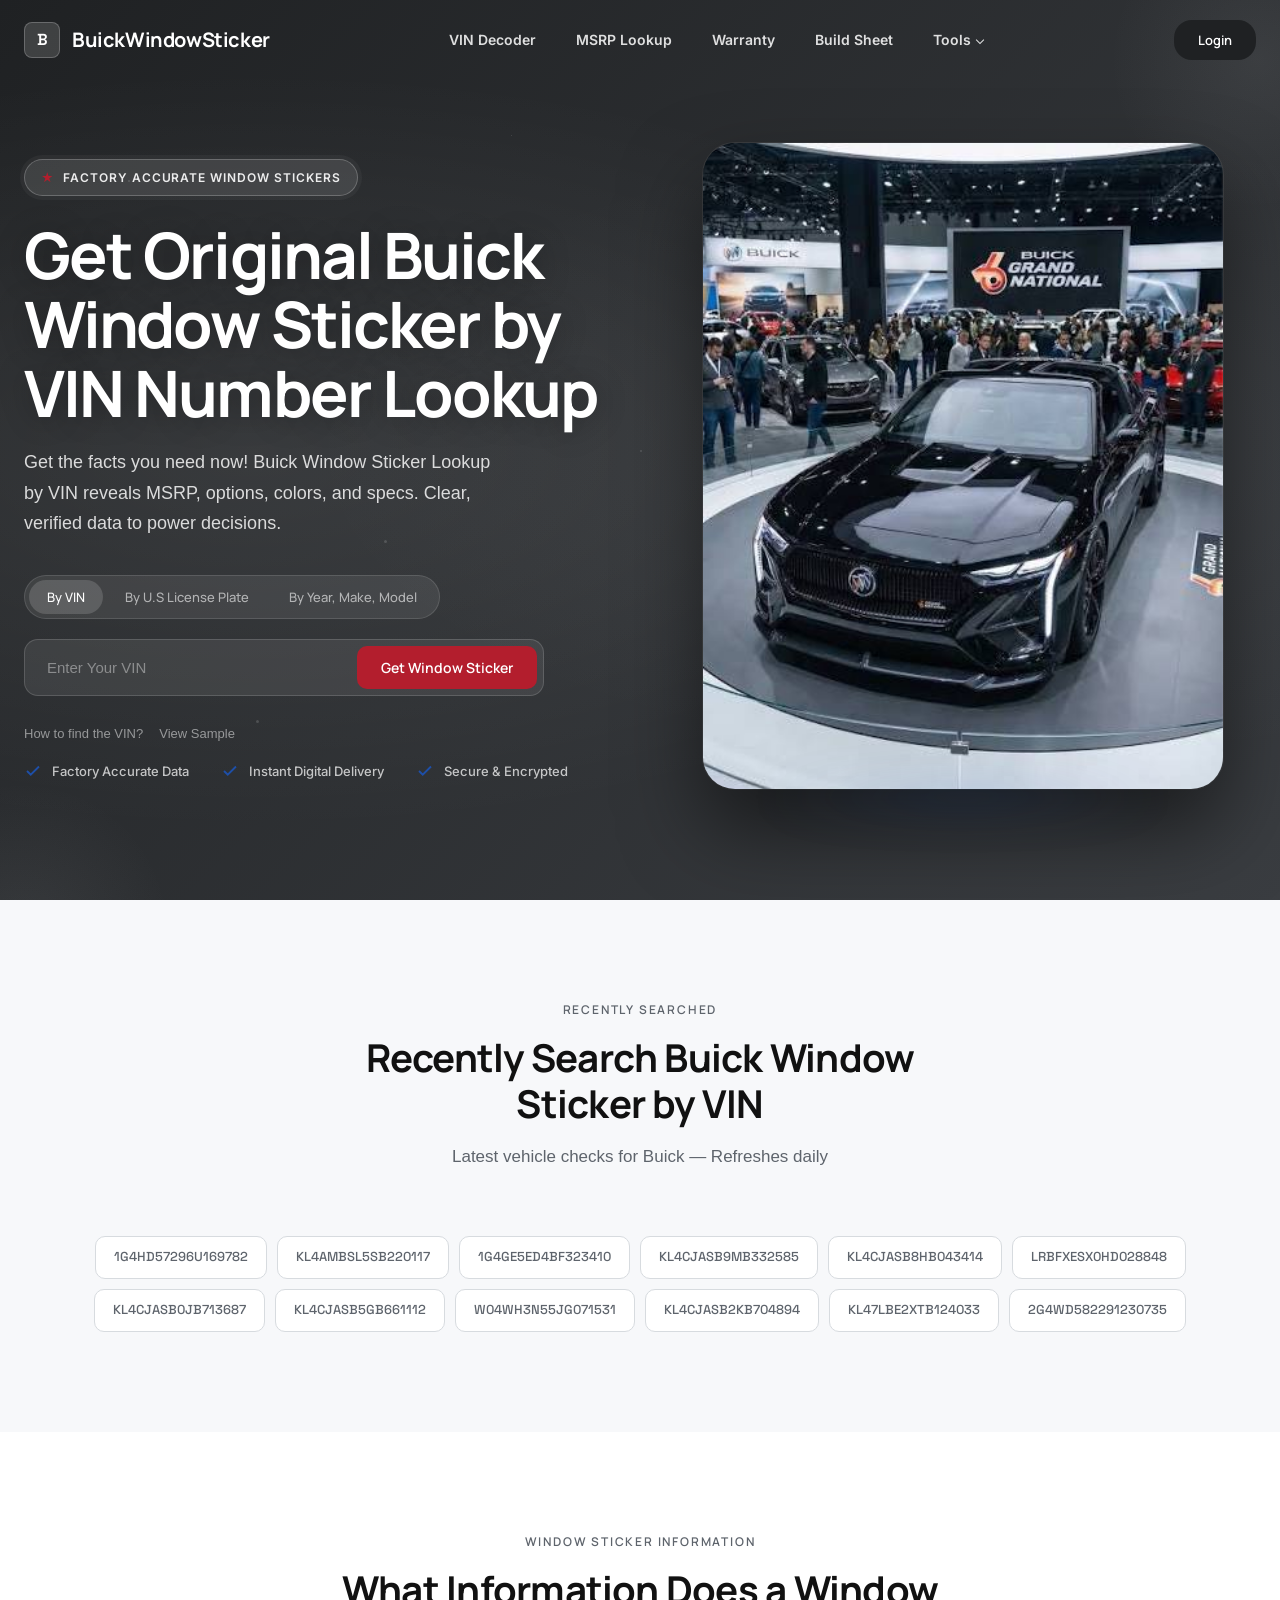
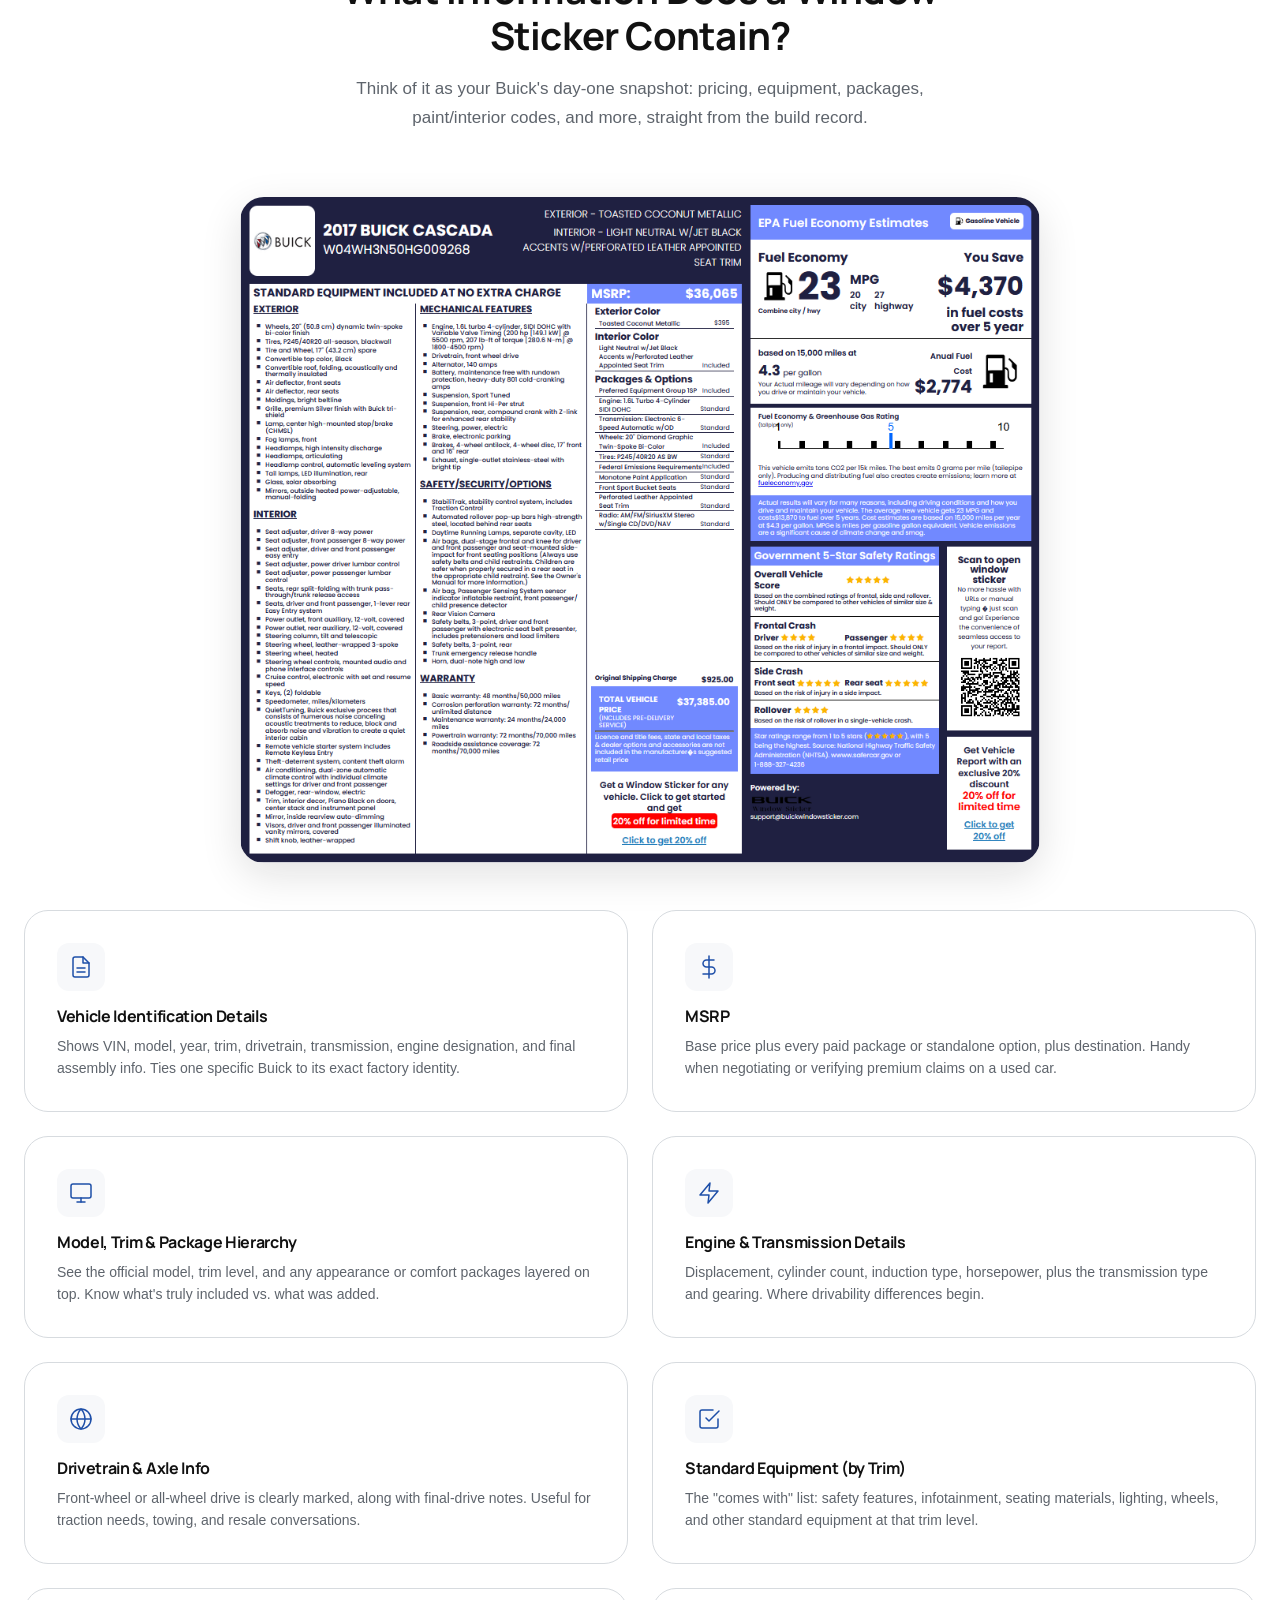
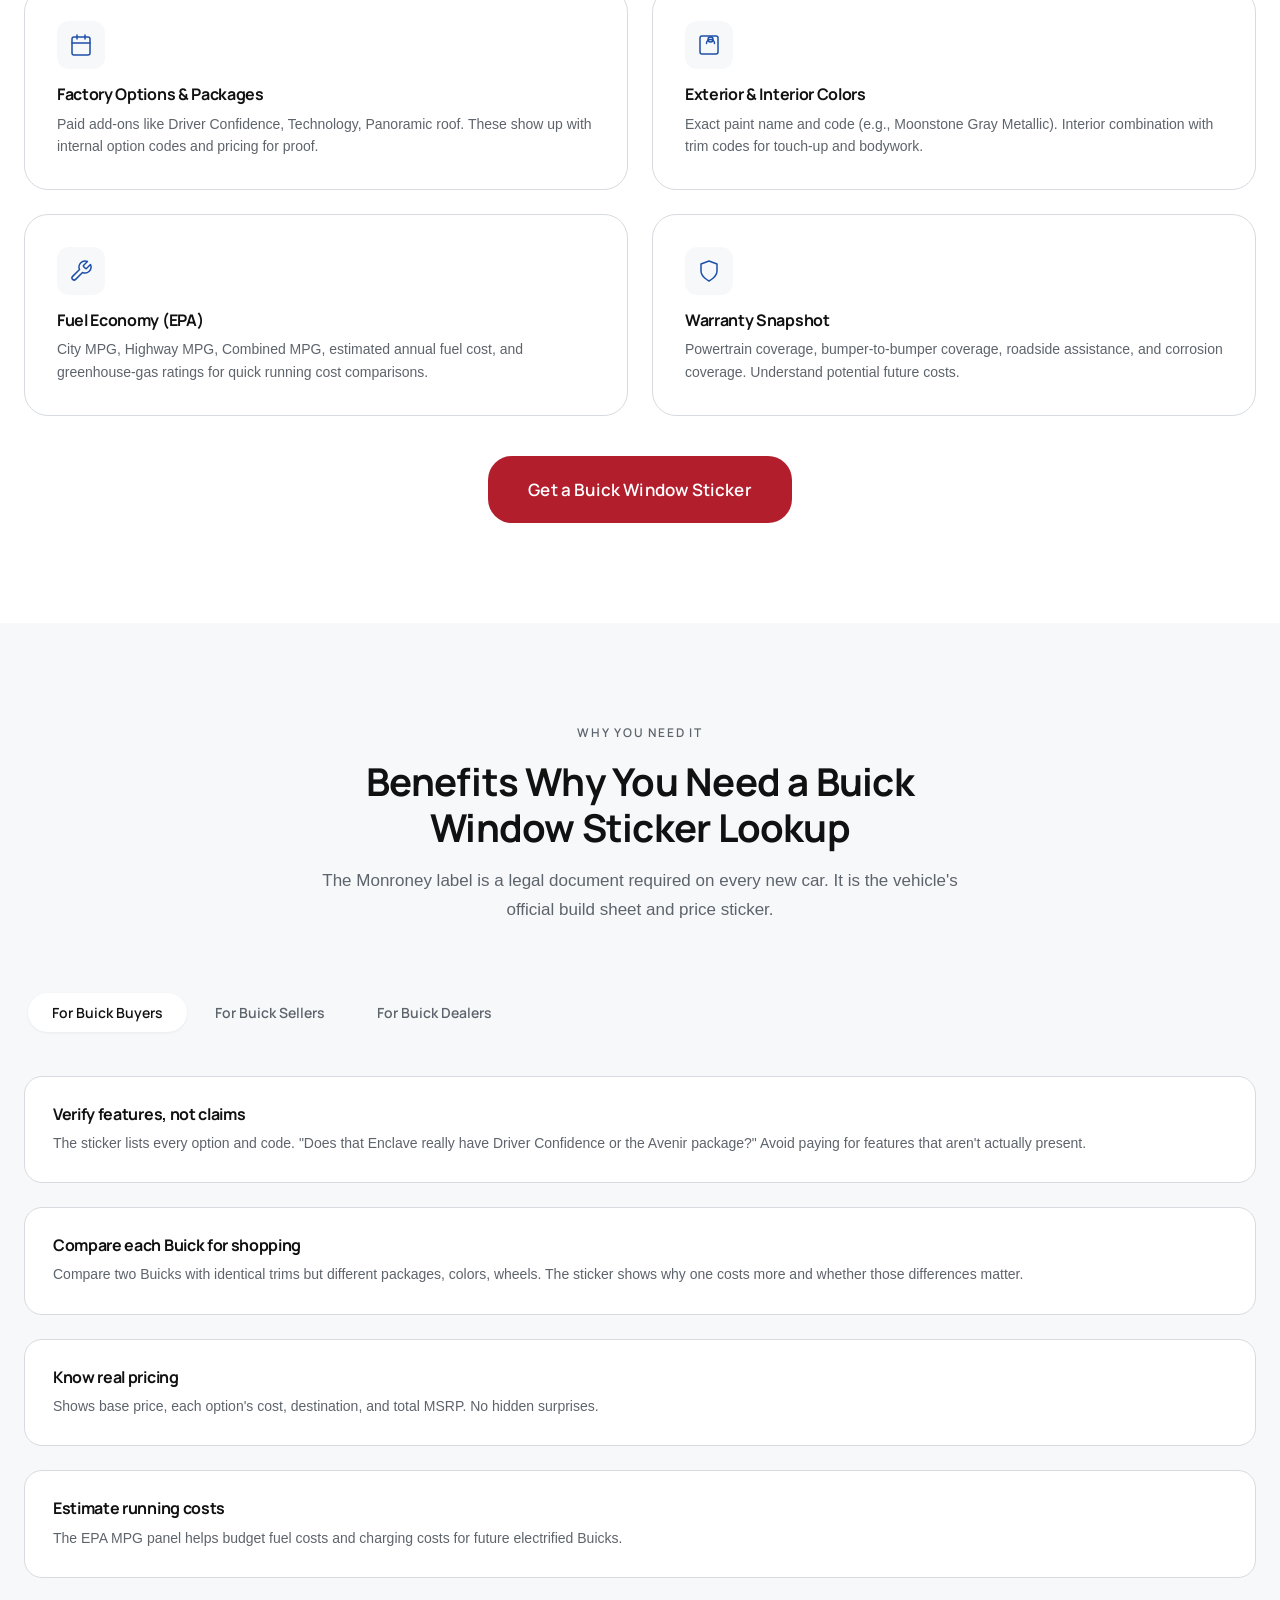
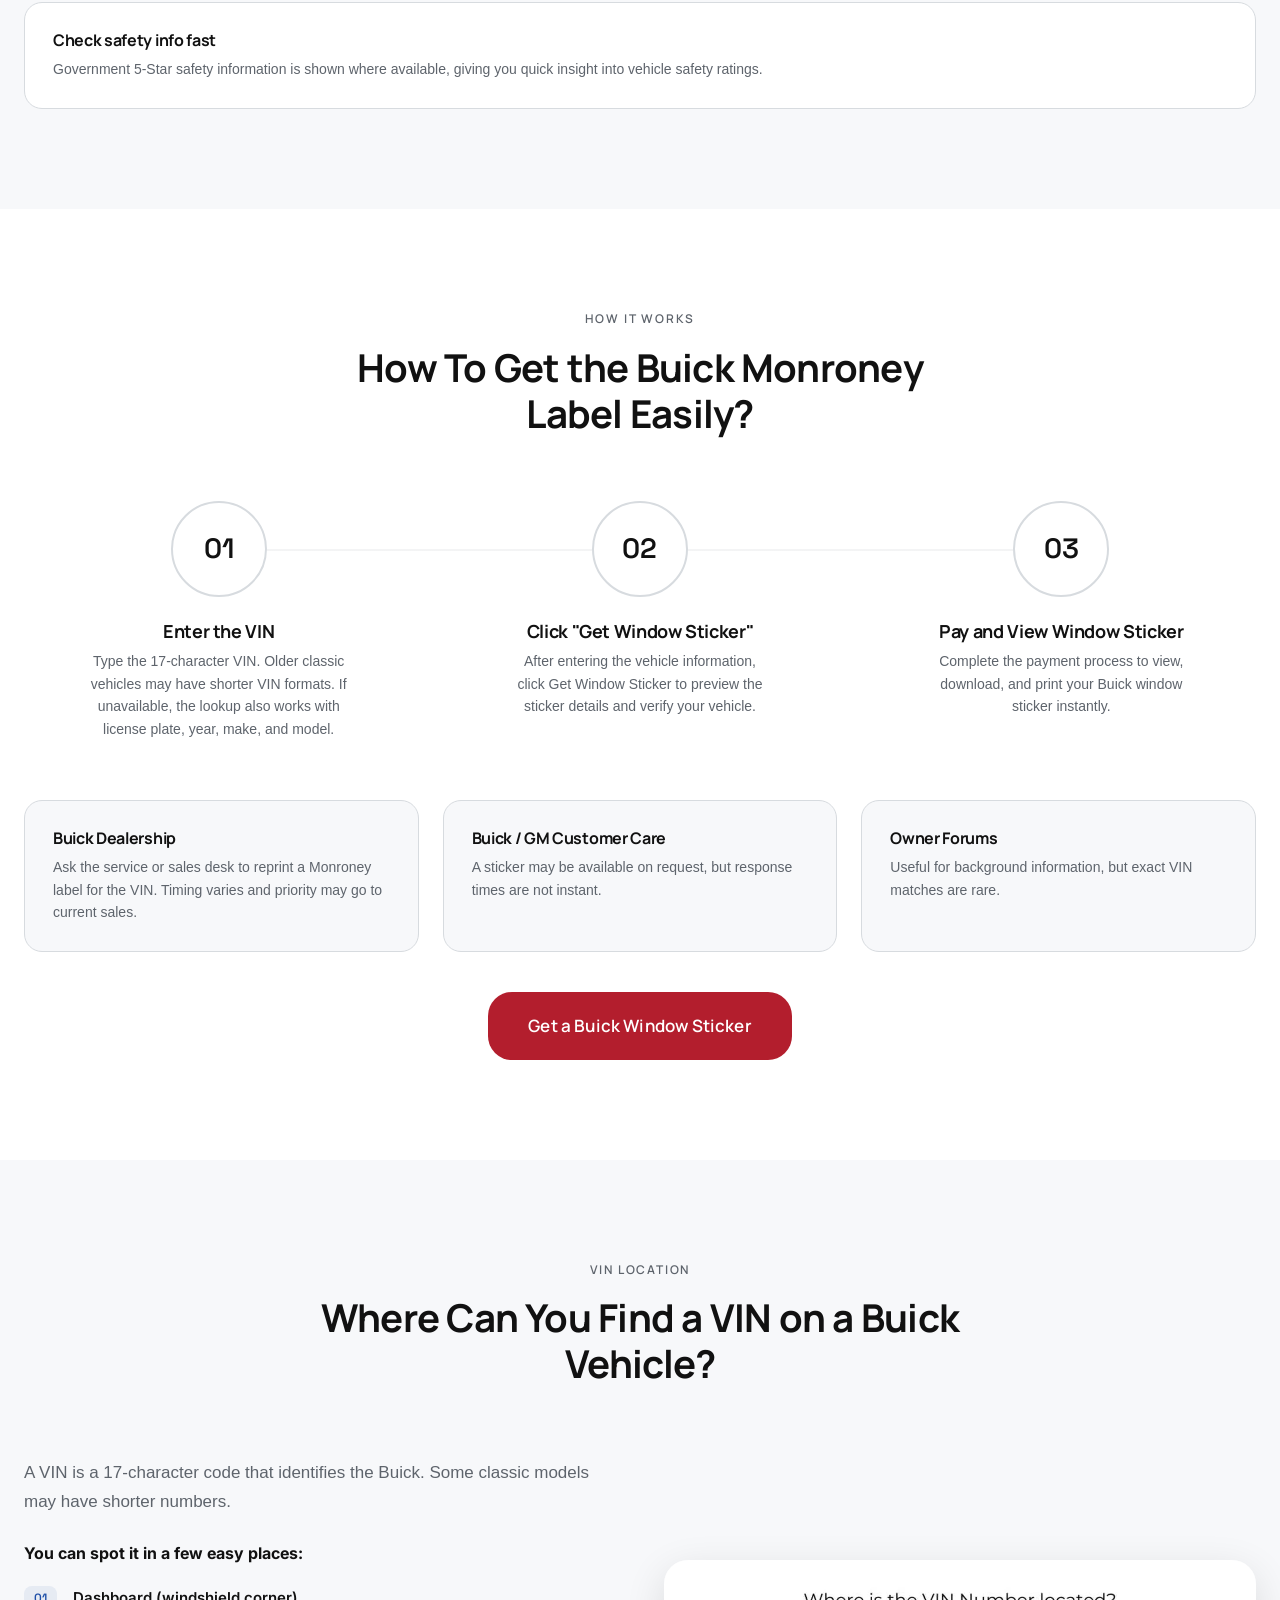
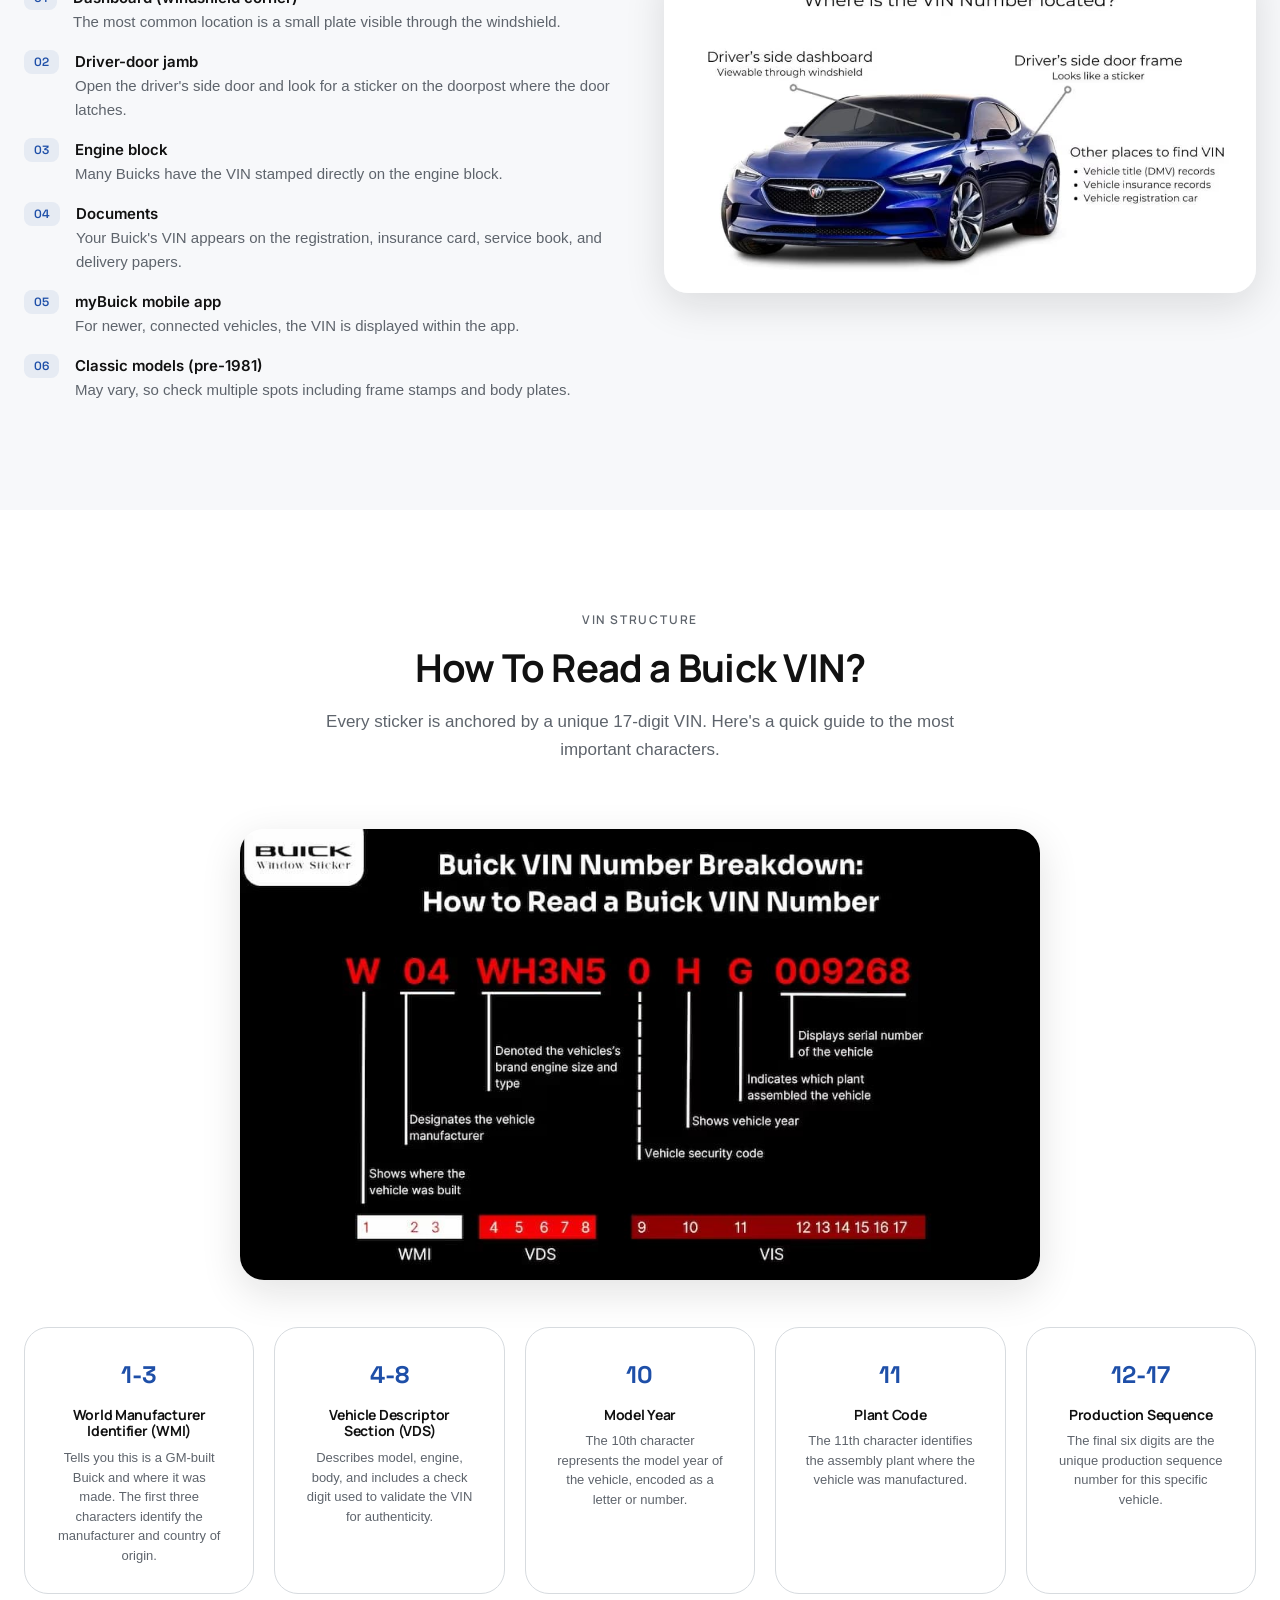
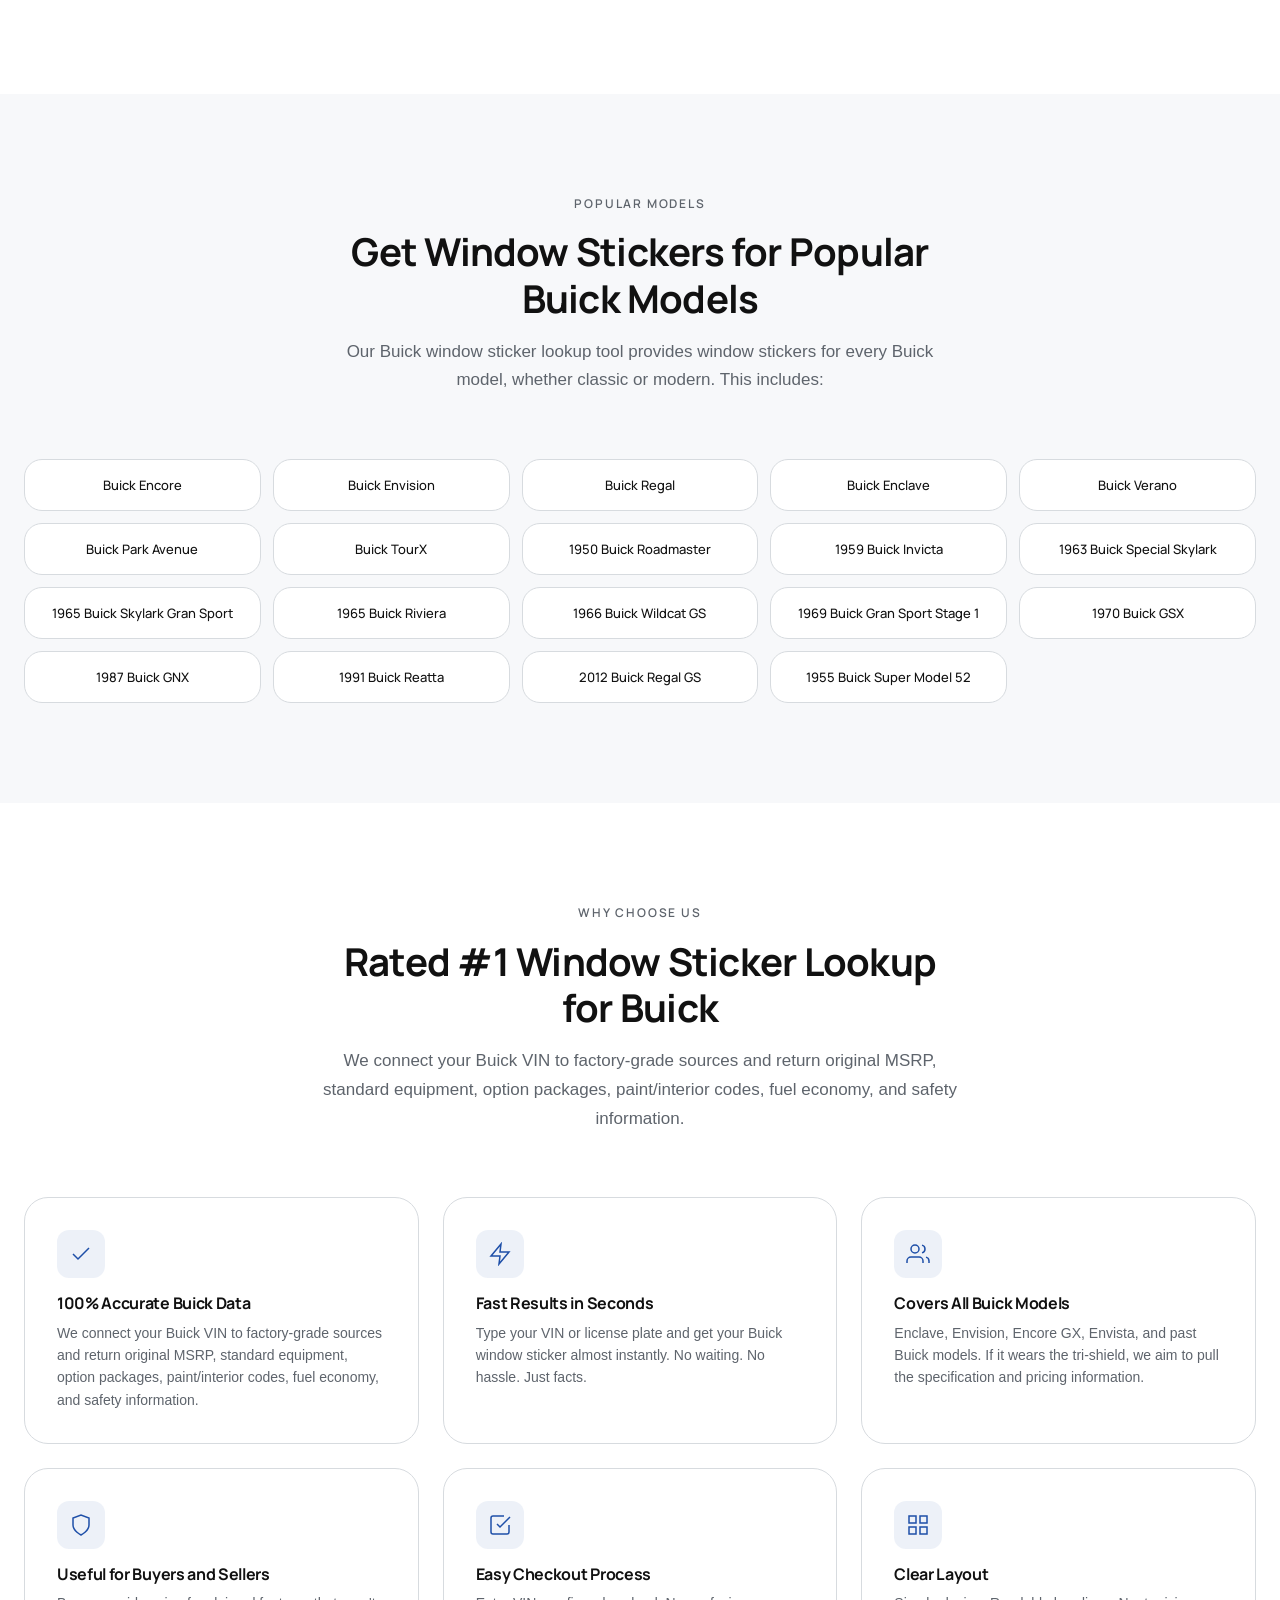
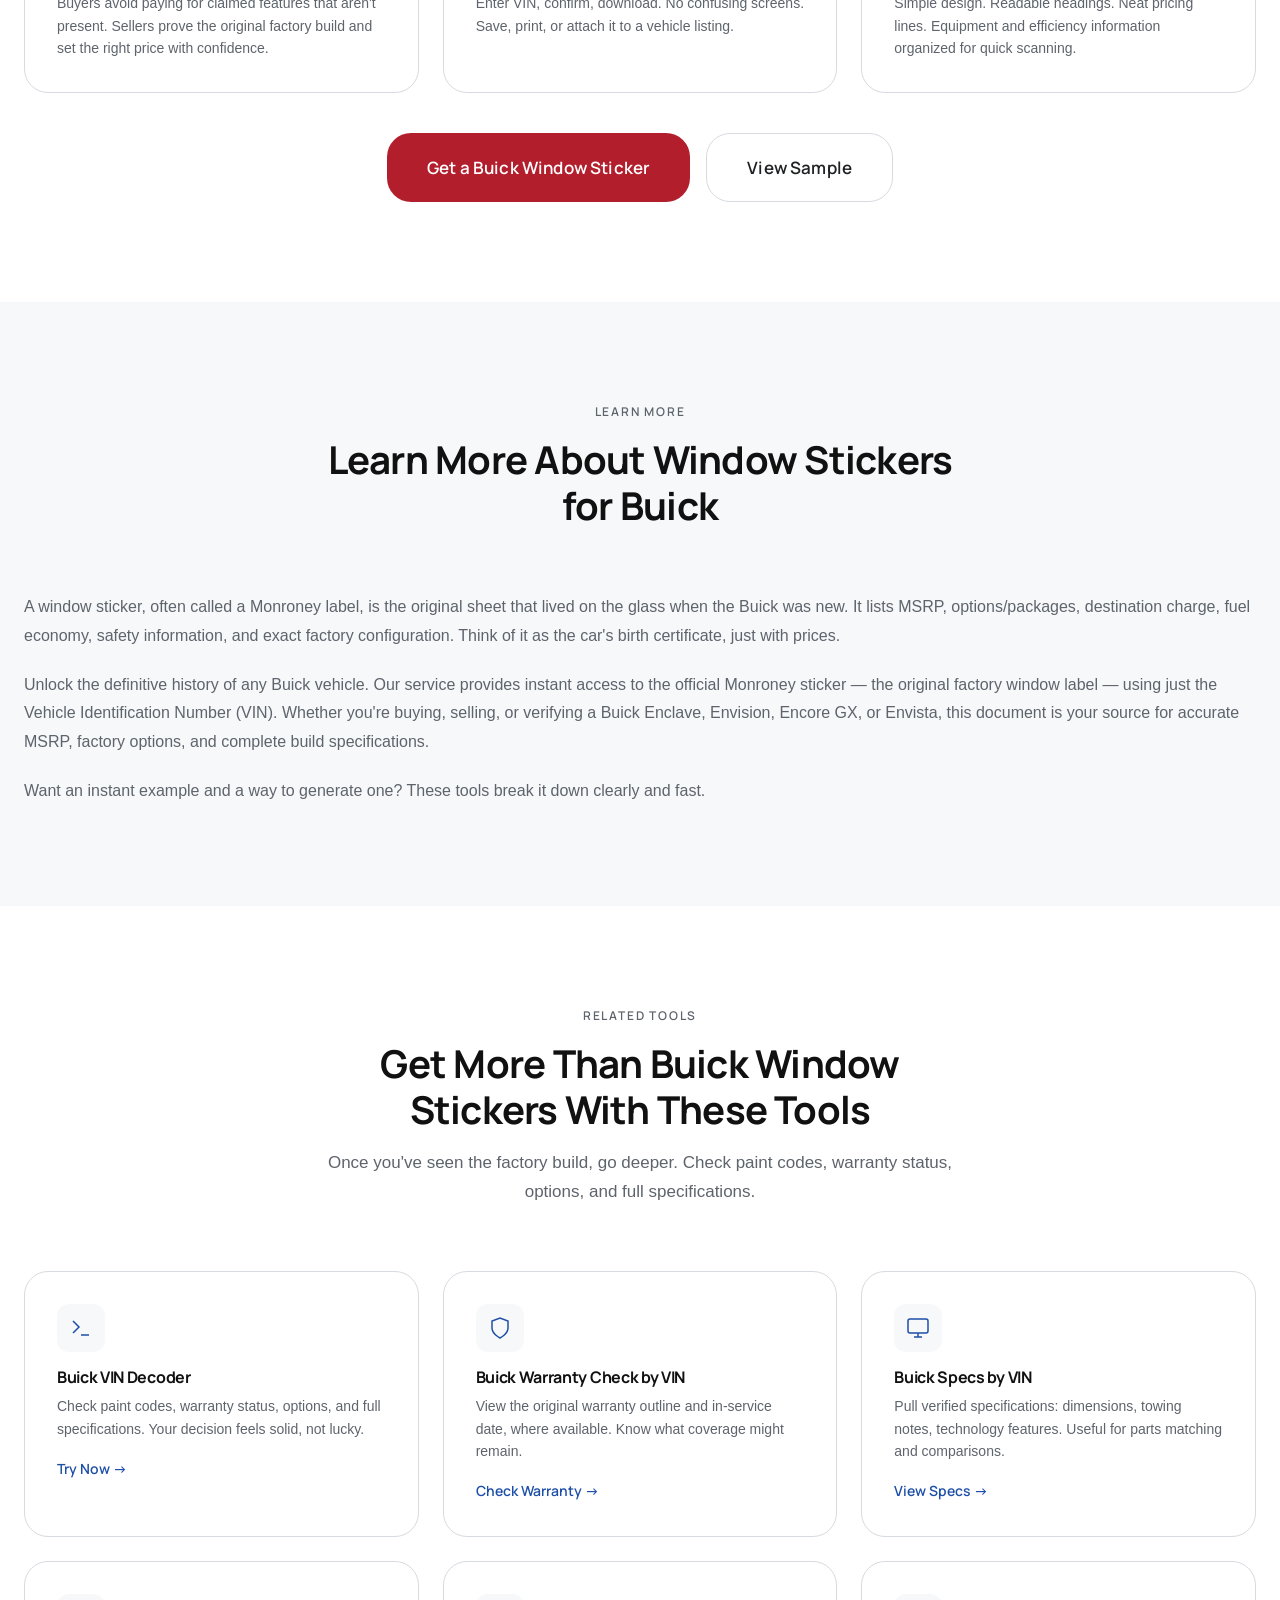
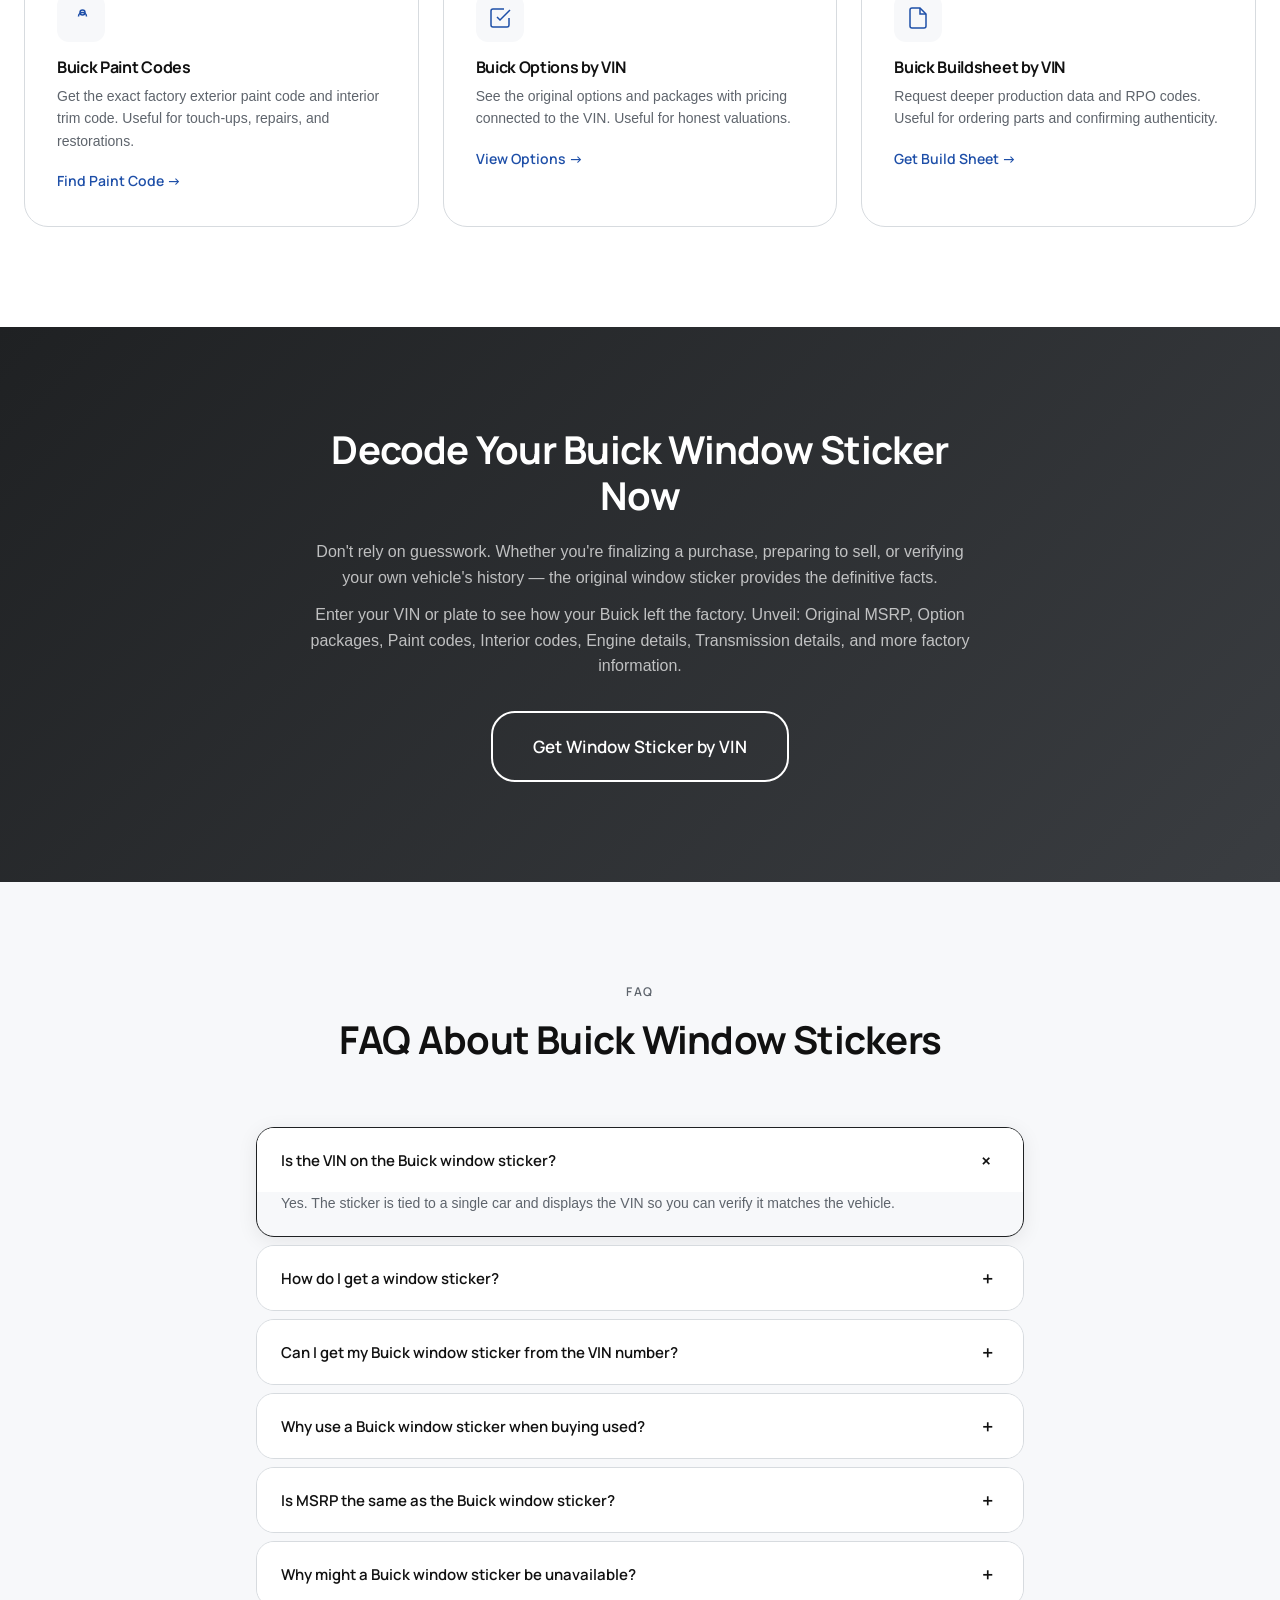
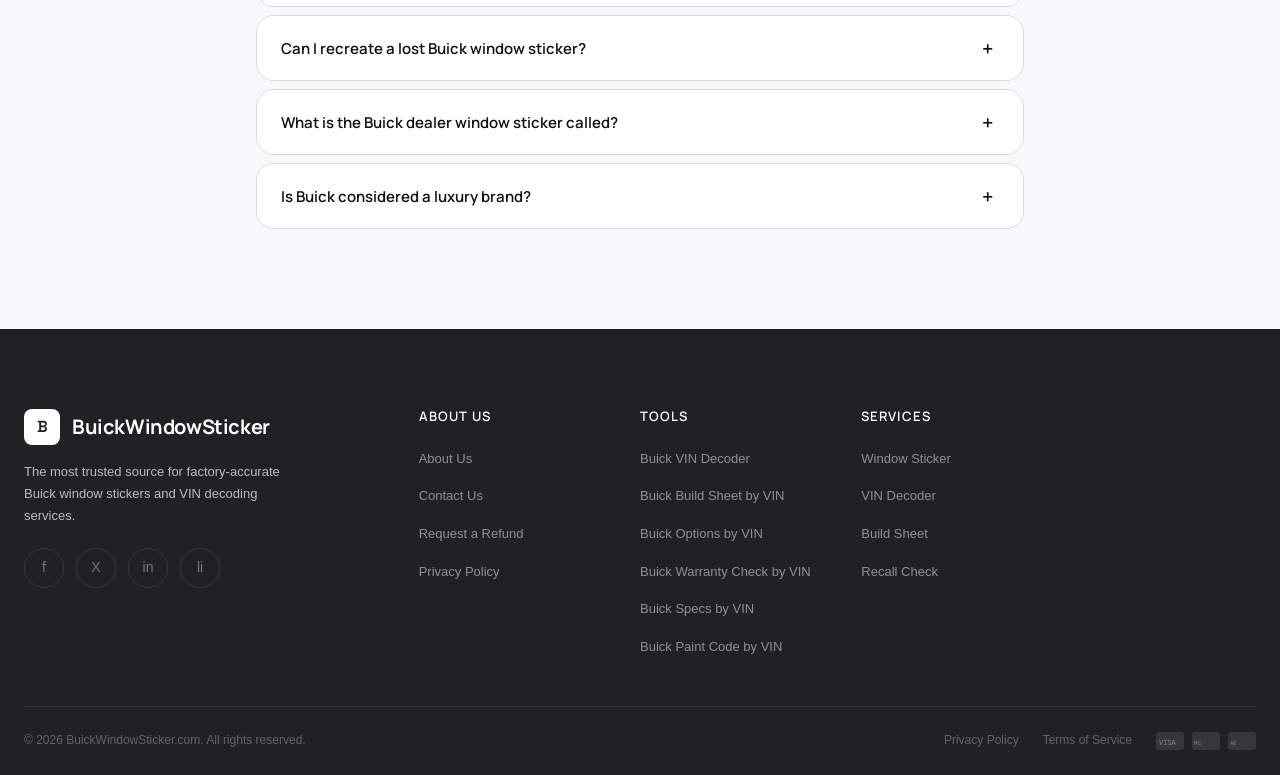
<file: index.html>
﻿<!DOCTYPE html><html lang="en">
<head>
<meta charset="UTF-8">
<meta name="viewport" content="width=device-width,initial-scale=1.0">
<title>Buick Window Sticker by VIN | Factory MSRP, Options & Specs | BuickWindowSticker.com</title>
<meta name="description" content="Get your official Buick window sticker by VIN. Factory accurate MSRP, options, packages, and vehicle specifications. Instant digital delivery.">
<link rel="preconnect" href="https://fonts.googleapis.com">
<link rel="preconnect" href="https://fonts.gstatic.com" crossorigin>
<link href="https://fonts.googleapis.com/css2?family=Manrope:wght@400;500;600;700;800&family=Inter:wght@300;400;500;600;700&family=Space+Grotesk:wght@400;500;600;700&display=swap" rel="stylesheet">
<link rel="stylesheet" href="css/style.css">
</head>
<body>

<nav class="nav" role="navigation" aria-label="Main navigation">
  <div class="nav-inner">
    <a href="/" class="nav-logo">
      <span class="nav-logo-icon">B</span>
      BuickWindowSticker
    </a>
    <ul class="nav-links">
      <li><a href="vin-decoder.html">VIN Decoder</a></li>
      <li><a href="#">MSRP Lookup</a></li>
      <li><a href="#">Warranty</a></li>
      <li><a href="#">Build Sheet</a></li>
      <li class="mega-dropdown">
        <a href="#">Tools</a>
        <div class="mega-menu">
          <div class="mega-col">
            <span class="mega-heading">Lookup Tools</span>
            <a href="#"><span class="mm-icon">OV</span> Options By VIN<span class="mm-desc">Original options & packages</span></a>
            <a href="#"><span class="mm-icon">SV</span> Specs By VIN<span class="mm-desc">Full technical specifications</span></a>
            <a href="#"><span class="mm-icon">PC</span> Paint Codes<span class="mm-desc">Factory paint & interior codes</span></a>
            <a href="#"><span class="mm-icon">RC</span> Buick Recall Check<span class="mm-desc">Safety recall information</span></a>
          </div>
          <div class="mega-col">
            <span class="mega-heading">Vehicle Information</span>
            <a href="vin-decoder.html"><span class="mm-icon">VD</span> VIN Decoder<span class="mm-desc">Free 17-digit VIN decoding</span></a>
            <a href="product.html"><span class="mm-icon">WS</span> Window Sticker<span class="mm-desc">Factory-accurate Monroney label</span></a>
            <a href="vin-decoder.html"><span class="mm-icon">BS</span> Build Sheet<span class="mm-desc">Complete factory build record</span></a>
          </div>
          <div class="mega-col mega-feat">
            <span class="mega-heading">Featured Service</span>
            <div class="mega-feat-card">
              <div class="mega-feat-badge">Popular</div>
              <strong>Buick Window Sticker</strong>
              <p>Get your official factory window sticker by VIN. Original MSRP, options, and packages instantly.</p>
              <a href="product.html" class="btn btn-primary" style="padding:10px 20px;font-size:0.8125rem;width:100%">Get Yours Now</a>
            </div>
          </div>
        </div>
      </li>
    </ul>
    <a href="#" class="nav-cta">Login</a>
    <button class="nav-toggle" aria-label="Toggle menu">
      <span></span><span></span><span></span>
    </button>
  </div>
</nav>

<div class="mobile-menu">
  <button class="mobile-menu-close" aria-label="Close menu">&times;</button>
  <a href="vin-decoder.html">VIN Decoder</a>
  <a href="#">MSRP Lookup</a>
  <a href="#">Warranty</a>
  <a href="#">Build Sheet</a>
  <span class="mobile-menu-label">Tools</span>
  <a href="#">Options By VIN</a>
  <a href="#">Specs By VIN</a>
  <a href="#">Paint Codes</a>
  <a href="#">Recall Check</a>
  <span class="mobile-menu-label">Account</span>
  <a href="#">Login</a>
  <a href="#">Sign Up</a>
  <div class="mobile-menu-actions">
    <a href="#" class="btn btn-primary" style="width:100%;justify-content:center">Login</a>
    <a href="product.html" class="btn btn-outline" style="width:100%;justify-content:center">Get Window Sticker</a>
  </div>
</div>

<!-- HERO -->
<section class="hero">
  <div class="hero-overlay"></div>
  <div class="hero-particles">
    <div class="hero-particle"></div><div class="hero-particle"></div><div class="hero-particle"></div>
    <div class="hero-particle"></div><div class="hero-particle"></div><div class="hero-particle"></div>
    <div class="hero-particle"></div><div class="hero-particle"></div>
  </div>
  <div class="hero-glow hero-glow-1"></div>
  <div class="hero-glow hero-glow-2"></div>
  <div class="container">
    <div class="hero-grid">
      <div>
        <div class="hero-badge reveal"><span>&#9733;</span> Factory Accurate Window Stickers</div>
        <h1 class="reveal reveal-delay-1">Get Original Buick Window Sticker by VIN Number Lookup</h1>
        <p class="reveal reveal-delay-2">Get the facts you need now! Buick Window Sticker Lookup by VIN reveals MSRP, options, colors, and specs. Clear, verified data to power decisions.</p>

        <div class="hero-tabs reveal reveal-delay-2">
          <button class="hero-tab active" data-tab="vin">By VIN</button>
          <button class="hero-tab" data-tab="plate">By U.S License Plate</button>
          <button class="hero-tab" data-tab="ymm">By Year, Make, Model</button>
        </div>

        <div class="hero-lookup reveal reveal-delay-3">
          <div class="hero-lookup-panel active" id="tab-vin">
            <div class="hero-search">
              <input type="text" placeholder="Enter Your VIN" maxlength="17" aria-label="Vehicle Identification Number">
              <button onclick="window.location.href='product.html'" type="button">Get Window Sticker</button>
            </div>
          </div>
          <div class="hero-lookup-panel" id="tab-plate">
            <div class="hero-search">
              <input type="text" placeholder="Enter U.S License Plate" aria-label="License Plate">
              <button onclick="window.location.href='product.html'" type="button">Get Window Sticker</button>
            </div>
          </div>
          <div class="hero-lookup-panel" id="tab-ymm">
            <div class="hero-search hero-search-ymm">
              <select aria-label="Year"><option value="">Year</option><option>2025</option><option>2024</option><option>2023</option><option>2022</option><option>2021</option><option>2020</option><option>2019</option><option>2018</option><option>2017</option><option>2016</option><option>2015</option></select>
              <select aria-label="Make"><option value="">Make</option><option selected>Buick</option></select>
              <select aria-label="Model"><option value="">Model</option><option>Enclave</option><option>Envision</option><option>Encore GX</option><option>Encore</option><option>Envista</option><option>Regal</option><option>LaCrosse</option></select>
              <button onclick="window.location.href='product.html'" type="button">Get Window Sticker</button>
            </div>
          </div>
          <div class="hero-links">
            <a href="#">How to find the VIN?</a>
            <a href="#">View Sample</a>
          </div>
        </div>

        <div class="hero-trust reveal reveal-delay-4">
          <div class="hero-trust-item">
            <svg viewBox="0 0 24 24" fill="none" stroke="currentColor" stroke-width="2"><polyline points="20 6 9 17 4 12"/></svg>
            Factory Accurate Data
          </div>
          <div class="hero-trust-item">
            <svg viewBox="0 0 24 24" fill="none" stroke="currentColor" stroke-width="2"><polyline points="20 6 9 17 4 12"/></svg>
            Instant Digital Delivery
          </div>
          <div class="hero-trust-item">
            <svg viewBox="0 0 24 24" fill="none" stroke="currentColor" stroke-width="2"><polyline points="20 6 9 17 4 12"/></svg>
            Secure &amp; Encrypted
          </div>
        </div>
      </div>
      <div class="hero-visual reveal reveal-delay-2">
        <div class="hero-image-wrapper">
          <img src="assets/images/buick.jpg" alt="Buick Vehicle" class="hero-car-img">
          <div class="hero-image-glow"></div>
        </div>
      </div>
    </div>
  </div>
</section>

<!-- RECENTLY SEARCHED -->
<section class="section section-alt" id="recently-searched">
  <div class="container">
    <div class="section-header reveal">
      <span class="section-label">Recently Searched</span>
      <h2>Recently Search Buick Window Sticker by VIN</h2>
      <p>Latest vehicle checks for Buick &mdash; Refreshes daily</p>
    </div>
    <div class="recently-vins reveal">
      <a href="#" class="recently-vin">1G4HD57296U169782</a>
      <a href="#" class="recently-vin">KL4AMBSL5SB220117</a>
      <a href="#" class="recently-vin">1G4GE5ED4BF323410</a>
      <a href="#" class="recently-vin">KL4CJASB9MB332585</a>
      <a href="#" class="recently-vin">KL4CJASB8HB043414</a>
      <a href="#" class="recently-vin">LRBFXESX0HD028848</a>
      <a href="#" class="recently-vin">KL4CJASB0JB713687</a>
      <a href="#" class="recently-vin">KL4CJASB5GB661112</a>
      <a href="#" class="recently-vin">W04WH3N55JG071531</a>
      <a href="#" class="recently-vin">KL4CJASB2KB704894</a>
      <a href="#" class="recently-vin">KL47LBE2XTB124033</a>
      <a href="#" class="recently-vin">2G4WD582291230735</a>
    </div>
  </div>
</section>

<!-- WINDOW STICKER INFORMATION -->
<section class="section" id="sticker-info">
  <div class="container">
    <div class="section-header reveal">
      <span class="section-label">Window Sticker Information</span>
      <h2>What Information Does a Window Sticker Contain?</h2>
      <p>Think of it as your Buick's day-one snapshot: pricing, equipment, packages, paint/interior codes, and more, straight from the build record.</p>
    </div>
    <div class="sticker-img reveal">
      <img src="assets/images/buick-window-sticker.png" alt="Buick Window Sticker Example" loading="lazy">
    </div>
    <div class="info-grid">
      <div class="info-card reveal">
        <div class="info-card-icon">
          <svg viewBox="0 0 24 24" fill="none" stroke="currentColor" stroke-width="1.5" stroke-linecap="round" stroke-linejoin="round"><path d="M14 2H6a2 2 0 00-2 2v16a2 2 0 002 2h12a2 2 0 002-2V8z"/><polyline points="14 2 14 8 20 8"/><line x1="16" y1="13" x2="8" y2="13"/><line x1="16" y1="17" x2="8" y2="17"/></svg>
        </div>
        <h4>Vehicle Identification Details</h4>
        <p>Shows VIN, model, year, trim, drivetrain, transmission, engine designation, and final assembly info. Ties one specific Buick to its exact factory identity.</p>
      </div>
      <div class="info-card reveal reveal-delay-1">
        <div class="info-card-icon">
          <svg viewBox="0 0 24 24" fill="none" stroke="currentColor" stroke-width="1.5" stroke-linecap="round" stroke-linejoin="round"><line x1="12" y1="1" x2="12" y2="23"/><path d="M17 5H9.5a3.5 3.5 0 000 7h5a3.5 3.5 0 010 7H6"/></svg>
        </div>
        <h4>MSRP</h4>
        <p>Base price plus every paid package or standalone option, plus destination. Handy when negotiating or verifying premium claims on a used car.</p>
      </div>
      <div class="info-card reveal reveal-delay-2">
        <div class="info-card-icon">
          <svg viewBox="0 0 24 24" fill="none" stroke="currentColor" stroke-width="1.5" stroke-linecap="round" stroke-linejoin="round"><rect x="2" y="3" width="20" height="14" rx="2" ry="2"/><line x1="8" y1="21" x2="16" y2="21"/><line x1="12" y1="17" x2="12" y2="21"/></svg>
        </div>
        <h4>Model, Trim &amp; Package Hierarchy</h4>
        <p>See the official model, trim level, and any appearance or comfort packages layered on top. Know what's truly included vs. what was added.</p>
      </div>
      <div class="info-card reveal">
        <div class="info-card-icon">
          <svg viewBox="0 0 24 24" fill="none" stroke="currentColor" stroke-width="1.5" stroke-linecap="round" stroke-linejoin="round"><polygon points="13 2 3 14 12 14 11 22 21 10 12 10 13 2"/></svg>
        </div>
        <h4>Engine &amp; Transmission Details</h4>
        <p>Displacement, cylinder count, induction type, horsepower, plus the transmission type and gearing. Where drivability differences begin.</p>
      </div>
      <div class="info-card reveal reveal-delay-1">
        <div class="info-card-icon">
          <svg viewBox="0 0 24 24" fill="none" stroke="currentColor" stroke-width="1.5" stroke-linecap="round" stroke-linejoin="round"><circle cx="12" cy="12" r="10"/><path d="M2 12h20"/><path d="M12 2a15.3 15.3 0 014 10 15.3 15.3 0 01-4 10 15.3 15.3 0 01-4-10 15.3 15.3 0 014-10z"/></svg>
        </div>
        <h4>Drivetrain &amp; Axle Info</h4>
        <p>Front-wheel or all-wheel drive is clearly marked, along with final-drive notes. Useful for traction needs, towing, and resale conversations.</p>
      </div>
      <div class="info-card reveal reveal-delay-2">
        <div class="info-card-icon">
          <svg viewBox="0 0 24 24" fill="none" stroke="currentColor" stroke-width="1.5" stroke-linecap="round" stroke-linejoin="round"><polyline points="9 11 12 14 22 4"/><path d="M21 12v7a2 2 0 01-2 2H5a2 2 0 01-2-2V5a2 2 0 012-2h11"/></svg>
        </div>
        <h4>Standard Equipment (by Trim)</h4>
        <p>The "comes with" list: safety features, infotainment, seating materials, lighting, wheels, and other standard equipment at that trim level.</p>
      </div>
      <div class="info-card reveal">
        <div class="info-card-icon">
          <svg viewBox="0 0 24 24" fill="none" stroke="currentColor" stroke-width="1.5" stroke-linecap="round" stroke-linejoin="round"><rect x="3" y="4" width="18" height="18" rx="2" ry="2"/><line x1="16" y1="2" x2="16" y2="6"/><line x1="8" y1="2" x2="8" y2="6"/><line x1="3" y1="10" x2="21" y2="10"/></svg>
        </div>
        <h4>Factory Options &amp; Packages</h4>
        <p>Paid add-ons like Driver Confidence, Technology, Panoramic roof. These show up with internal option codes and pricing for proof.</p>
      </div>
      <div class="info-card reveal reveal-delay-1">
        <div class="info-card-icon">
          <svg viewBox="0 0 24 24" fill="none" stroke="currentColor" stroke-width="1.5" stroke-linecap="round" stroke-linejoin="round"><circle cx="13.5" cy="6.5" r="2.5"/><path d="M17.5 10.5c0-2.5-2-4-4-4s-4 1.5-4 4"/><rect x="3" y="3" width="18" height="18" rx="2"/></svg>
        </div>
        <h4>Exterior &amp; Interior Colors</h4>
        <p>Exact paint name and code (e.g., Moonstone Gray Metallic). Interior combination with trim codes for touch-up and bodywork.</p>
      </div>
      <div class="info-card reveal reveal-delay-2">
        <div class="info-card-icon">
          <svg viewBox="0 0 24 24" fill="none" stroke="currentColor" stroke-width="1.5" stroke-linecap="round" stroke-linejoin="round"><path d="M14.7 6.3a1 1 0 000 1.4l1.6 1.6a1 1 0 001.4 0l3.77-3.77a6 6 0 01-7.94 7.94l-6.91 6.91a2.12 2.12 0 01-3-3l6.91-6.91a6 6 0 017.94-7.94l-3.76 3.76z"/></svg>
        </div>
        <h4>Fuel Economy (EPA)</h4>
        <p>City MPG, Highway MPG, Combined MPG, estimated annual fuel cost, and greenhouse-gas ratings for quick running cost comparisons.</p>
      </div>
      <div class="info-card reveal">
        <div class="info-card-icon">
          <svg viewBox="0 0 24 24" fill="none" stroke="currentColor" stroke-width="1.5" stroke-linecap="round" stroke-linejoin="round"><path d="M12 22s8-4 8-10V5l-8-3-8 3v7c0 6 8 10 8 10z"/></svg>
        </div>
        <h4>Warranty Snapshot</h4>
        <p>Powertrain coverage, bumper-to-bumper coverage, roadside assistance, and corrosion coverage. Understand potential future costs.</p>
      </div>
    </div>
    <div style="text-align:center;margin-top:40px" class="reveal">
      <a href="product.html" class="btn btn-primary btn-lg red-cta">Get a Buick Window Sticker</a>
    </div>
  </div>
</section>

<!-- WHY YOU NEED IT -->
<section class="section section-alt" id="why-need">
  <div class="container">
    <div class="section-header reveal">
      <span class="section-label">Why You Need It</span>
      <h2>Benefits Why You Need a Buick Window Sticker Lookup</h2>
      <p>The Monroney label is a legal document required on every new car. It is the vehicle's official build sheet and price sticker.</p>
    </div>
    <div class="why-tabs reveal">
      <button class="why-tab active" data-why="buyers">For Buick Buyers</button>
      <button class="why-tab" data-why="sellers">For Buick Sellers</button>
      <button class="why-tab" data-why="dealers">For Buick Dealers</button>
    </div>
    <div class="why-panels">
      <div class="why-panel active" id="why-buyers">
        <div class="why-content">
          <div class="why-item">
            <h4>Verify features, not claims</h4>
            <p>The sticker lists every option and code. "Does that Enclave really have Driver Confidence or the Avenir package?" Avoid paying for features that aren't actually present.</p>
          </div>
          <div class="why-item">
            <h4>Compare each Buick for shopping</h4>
            <p>Compare two Buicks with identical trims but different packages, colors, wheels. The sticker shows why one costs more and whether those differences matter.</p>
          </div>
          <div class="why-item">
            <h4>Know real pricing</h4>
            <p>Shows base price, each option's cost, destination, and total MSRP. No hidden surprises.</p>
          </div>
          <div class="why-item">
            <h4>Estimate running costs</h4>
            <p>The EPA MPG panel helps budget fuel costs and charging costs for future electrified Buicks.</p>
          </div>
          <div class="why-item">
            <h4>Check safety info fast</h4>
            <p>Government 5-Star safety information is shown where available, giving you quick insight into vehicle safety ratings.</p>
          </div>
        </div>
      </div>
      <div class="why-panel" id="why-sellers">
        <div class="why-content">
          <div class="why-item">
            <h4>Instant credibility</h4>
            <p>Listing with the sticker shows buyers that vehicle information is transparent. Shoppers can see MSRP, packages, and color, reducing guesswork.</p>
          </div>
          <div class="why-item">
            <h4>Justifies your price</h4>
            <p>Rare options and premium paint can be verified through the actual sticker. The numbers are on the sticker rather than only being claims.</p>
          </div>
          <div class="why-item">
            <h4>Create clean listings</h4>
            <p>Use the sticker to create listings without incorrectly labeling trims, packages, or features.</p>
          </div>
          <div class="why-item">
            <h4>Speed appraisals &amp; loans</h4>
            <p>Monroney details are recognized by buyers, lenders, and platforms for faster transactions.</p>
          </div>
          <div class="why-item">
            <h4>Highlight unique specs</h4>
            <p>Wheels, towing preparation, premium audio — these features can contribute to vehicle value.</p>
          </div>
        </div>
      </div>
      <div class="why-panel" id="why-dealers">
        <div class="why-content">
          <div class="why-item">
            <h4>Merchandise consistently</h4>
            <p>Use professional PDFs that match the showroom look for every vehicle on your lot.</p>
          </div>
          <div class="why-item">
            <h4>Answer spec questions instantly</h4>
            <p>Get answers directly from the window sticker without looking up spec sheets.</p>
          </div>
          <div class="why-item">
            <h4>Support trade-in valuation</h4>
            <p>Use original day-one pricing and factory equipment for accurate trade-in assessments.</p>
          </div>
          <div class="why-item">
            <h4>Reduce disputes</h4>
            <p>Separate factory-installed items from dealer-added items with clear documentation.</p>
          </div>
          <div class="why-item">
            <h4>Train staff faster</h4>
            <p>Real window stickers serve as reference sheets to help staff understand vehicle specifications.</p>
          </div>
        </div>
      </div>
    </div>
  </div>
</section>

<!-- HOW TO GET -->
<section class="section" id="how-to-get">
  <div class="container">
    <div class="section-header reveal">
      <span class="section-label">How It Works</span>
      <h2>How To Get the Buick Monroney Label Easily?</h2>
    </div>
    <div class="steps">
      <div class="step reveal">
        <div class="step-number">01</div>
        <h4>Enter the VIN</h4>
        <p>Type the 17-character VIN. Older classic vehicles may have shorter VIN formats. If unavailable, the lookup also works with license plate, year, make, and model.</p>
      </div>
      <div class="step reveal reveal-delay-1">
        <div class="step-number">02</div>
        <h4>Click "Get Window Sticker"</h4>
        <p>After entering the vehicle information, click Get Window Sticker to preview the sticker details and verify your vehicle.</p>
      </div>
      <div class="step reveal reveal-delay-2">
        <div class="step-number">03</div>
        <h4>Pay and View Window Sticker</h4>
        <p>Complete the payment process to view, download, and print your Buick window sticker instantly.</p>
      </div>
    </div>
    <div class="alt-grid reveal" style="margin-top:60px">
      <div class="alt-card">
        <h4>Buick Dealership</h4>
        <p>Ask the service or sales desk to reprint a Monroney label for the VIN. Timing varies and priority may go to current sales.</p>
      </div>
      <div class="alt-card">
        <h4>Buick / GM Customer Care</h4>
        <p>A sticker may be available on request, but response times are not instant.</p>
      </div>
      <div class="alt-card">
        <h4>Owner Forums</h4>
        <p>Useful for background information, but exact VIN matches are rare.</p>
      </div>
    </div>
    <div style="text-align:center;margin-top:40px" class="reveal">
      <a href="product.html" class="btn btn-primary btn-lg red-cta">Get a Buick Window Sticker</a>
    </div>
  </div>
</section>

<!-- VIN LOCATION -->
<section class="section section-alt" id="vin-location">
  <div class="container">
    <div class="section-header reveal">
      <span class="section-label">VIN Location</span>
      <h2>Where Can You Find a VIN on a Buick Vehicle?</h2>
    </div>
    <div class="vin-layout reveal">
      <div class="vin-layout-text">
        <p class="vin-layout-lead">A VIN is a 17-character code that identifies the Buick. Some classic models may have shorter numbers.</p>
        <p class="vin-layout-sub">You can spot it in a few easy places:</p>
        <ul class="vin-list">
          <li>
            <span class="vin-num">01</span>
            <div><strong>Dashboard (windshield corner)</strong><br>The most common location is a small plate visible through the windshield.</div>
          </li>
          <li>
            <span class="vin-num">02</span>
            <div><strong>Driver-door jamb</strong><br>Open the driver's side door and look for a sticker on the doorpost where the door latches.</div>
          </li>
          <li>
            <span class="vin-num">03</span>
            <div><strong>Engine block</strong><br>Many Buicks have the VIN stamped directly on the engine block.</div>
          </li>
          <li>
            <span class="vin-num">04</span>
            <div><strong>Documents</strong><br>Your Buick's VIN appears on the registration, insurance card, service book, and delivery papers.</div>
          </li>
          <li>
            <span class="vin-num">05</span>
            <div><strong>myBuick mobile app</strong><br>For newer, connected vehicles, the VIN is displayed within the app.</div>
          </li>
          <li>
            <span class="vin-num">06</span>
            <div><strong>Classic models (pre-1981)</strong><br>May vary, so check multiple spots including frame stamps and body plates.</div>
          </li>
        </ul>
      </div>
      <div class="vin-layout-image">
        <img src="assets/images/buick-vin-location.jpg" alt="Buick VIN Location" loading="lazy">
      </div>
    </div>
  </div>
</section>

<!-- VIN STRUCTURE -->
<section class="section" id="vin-structure">
  <div class="container">
    <div class="section-header reveal">
      <span class="section-label">VIN Structure</span>
      <h2>How To Read a Buick VIN?</h2>
      <p>Every sticker is anchored by a unique 17-digit VIN. Here's a quick guide to the most important characters.</p>
    </div>
    <div class="vin-img reveal">
      <img src="assets/images/buick-vin-number-breakdown.jpg" alt="Buick VIN Number Breakdown" loading="lazy">
    </div>
    <div class="vin-structure-grid">
      <div class="vin-str-card reveal">
        <div class="vin-str-chars">1-3</div>
        <h4>World Manufacturer Identifier (WMI)</h4>
        <p>Tells you this is a GM-built Buick and where it was made. The first three characters identify the manufacturer and country of origin.</p>
      </div>
      <div class="vin-str-card reveal reveal-delay-1">
        <div class="vin-str-chars">4-8</div>
        <h4>Vehicle Descriptor Section (VDS)</h4>
        <p>Describes model, engine, body, and includes a check digit used to validate the VIN for authenticity.</p>
      </div>
      <div class="vin-str-card reveal reveal-delay-2">
        <div class="vin-str-chars">10</div>
        <h4>Model Year</h4>
        <p>The 10th character represents the model year of the vehicle, encoded as a letter or number.</p>
      </div>
      <div class="vin-str-card reveal">
        <div class="vin-str-chars">11</div>
        <h4>Plant Code</h4>
        <p>The 11th character identifies the assembly plant where the vehicle was manufactured.</p>
      </div>
      <div class="vin-str-card reveal reveal-delay-1">
        <div class="vin-str-chars">12-17</div>
        <h4>Production Sequence</h4>
        <p>The final six digits are the unique production sequence number for this specific vehicle.</p>
      </div>
    </div>
  </div>
</section>

<!-- POPULAR MODELS -->
<section class="section section-alt" id="popular-models">
  <div class="container">
    <div class="section-header reveal">
      <span class="section-label">Popular Models</span>
      <h2>Get Window Stickers for Popular Buick Models</h2>
      <p>Our Buick window sticker lookup tool provides window stickers for every Buick model, whether classic or modern. This includes:</p>
    </div>
    <div class="models-grid reveal">
      <a href="#" class="model-card">Buick Encore</a>
      <a href="#" class="model-card">Buick Envision</a>
      <a href="#" class="model-card">Buick Regal</a>
      <a href="#" class="model-card">Buick Enclave</a>
      <a href="#" class="model-card">Buick Verano</a>
      <a href="#" class="model-card">Buick Park Avenue</a>
      <a href="#" class="model-card">Buick TourX</a>
      <a href="#" class="model-card">1950 Buick Roadmaster</a>
      <a href="#" class="model-card">1959 Buick Invicta</a>
      <a href="#" class="model-card">1963 Buick Special Skylark</a>
      <a href="#" class="model-card">1965 Buick Skylark Gran Sport</a>
      <a href="#" class="model-card">1965 Buick Riviera</a>
      <a href="#" class="model-card">1966 Buick Wildcat GS</a>
      <a href="#" class="model-card">1969 Buick Gran Sport Stage 1</a>
      <a href="#" class="model-card">1970 Buick GSX</a>
      <a href="#" class="model-card">1987 Buick GNX</a>
      <a href="#" class="model-card">1991 Buick Reatta</a>
      <a href="#" class="model-card">2012 Buick Regal GS</a>
      <a href="#" class="model-card">1955 Buick Super Model 52</a>
    </div>
  </div>
</section>

<!-- RATED #1 -->
<section class="section" id="rated">
  <div class="container">
    <div class="section-header reveal">
      <span class="section-label">Why Choose Us</span>
      <h2>Rated #1 Window Sticker Lookup for Buick</h2>
      <p>We connect your Buick VIN to factory-grade sources and return original MSRP, standard equipment, option packages, paint/interior codes, fuel economy, and safety information.</p>
    </div>
    <div class="rated-grid">
      <div class="rated-card reveal">
        <div class="rated-icon">
          <svg viewBox="0 0 24 24" fill="none" stroke="currentColor" stroke-width="1.5"><polyline points="20 6 9 17 4 12"/></svg>
        </div>
        <h4>100% Accurate Buick Data</h4>
        <p>We connect your Buick VIN to factory-grade sources and return original MSRP, standard equipment, option packages, paint/interior codes, fuel economy, and safety information.</p>
      </div>
      <div class="rated-card reveal reveal-delay-1">
        <div class="rated-icon">
          <svg viewBox="0 0 24 24" fill="none" stroke="currentColor" stroke-width="1.5"><polygon points="13 2 3 14 12 14 11 22 21 10 12 10 13 2"/></svg>
        </div>
        <h4>Fast Results in Seconds</h4>
        <p>Type your VIN or license plate and get your Buick window sticker almost instantly. No waiting. No hassle. Just facts.</p>
      </div>
      <div class="rated-card reveal reveal-delay-2">
        <div class="rated-icon">
          <svg viewBox="0 0 24 24" fill="none" stroke="currentColor" stroke-width="1.5"><path d="M17 21v-2a4 4 0 00-4-4H5a4 4 0 00-4 4v2"/><circle cx="9" cy="7" r="4"/><path d="M23 21v-2a4 4 0 00-3-3.87"/><path d="M16 3.13a4 4 0 010 7.75"/></svg>
        </div>
        <h4>Covers All Buick Models</h4>
        <p>Enclave, Envision, Encore GX, Envista, and past Buick models. If it wears the tri-shield, we aim to pull the specification and pricing information.</p>
      </div>
      <div class="rated-card reveal">
        <div class="rated-icon">
          <svg viewBox="0 0 24 24" fill="none" stroke="currentColor" stroke-width="1.5"><path d="M12 22s8-4 8-10V5l-8-3-8 3v7c0 6 8 10 8 10z"/></svg>
        </div>
        <h4>Useful for Buyers and Sellers</h4>
        <p>Buyers avoid paying for claimed features that aren't present. Sellers prove the original factory build and set the right price with confidence.</p>
      </div>
      <div class="rated-card reveal reveal-delay-1">
        <div class="rated-icon">
          <svg viewBox="0 0 24 24" fill="none" stroke="currentColor" stroke-width="1.5"><polyline points="9 11 12 14 22 4"/><path d="M21 12v7a2 2 0 01-2 2H5a2 2 0 01-2-2V5a2 2 0 012-2h11"/></svg>
        </div>
        <h4>Easy Checkout Process</h4>
        <p>Enter VIN, confirm, download. No confusing screens. Save, print, or attach it to a vehicle listing.</p>
      </div>
      <div class="rated-card reveal reveal-delay-2">
        <div class="rated-icon">
          <svg viewBox="0 0 24 24" fill="none" stroke="currentColor" stroke-width="1.5"><rect x="3" y="3" width="7" height="7"/><rect x="14" y="3" width="7" height="7"/><rect x="14" y="14" width="7" height="7"/><rect x="3" y="14" width="7" height="7"/></svg>
        </div>
        <h4>Clear Layout</h4>
        <p>Simple design. Readable headings. Neat pricing lines. Equipment and efficiency information organized for quick scanning.</p>
      </div>
    </div>
    <div style="text-align:center;margin-top:40px;display:flex;gap:16px;justify-content:center;flex-wrap:wrap" class="reveal">
      <a href="product.html" class="btn btn-primary btn-lg red-cta">Get a Buick Window Sticker</a>
      <a href="#" class="btn btn-outline btn-lg rated-cta">View Sample</a>
    </div>
  </div>
</section>

<!-- LEARN MORE -->
<section class="section section-alt" id="learn-more">
  <div class="container">
    <div class="section-header reveal">
      <span class="section-label">Learn More</span>
      <h2>Learn More About Window Stickers for Buick</h2>
    </div>
    <div class="learn-content reveal">
      <p>A window sticker, often called a Monroney label, is the original sheet that lived on the glass when the Buick was new. It lists MSRP, options/packages, destination charge, fuel economy, safety information, and exact factory configuration. Think of it as the car's birth certificate, just with prices.</p>
      <p>Unlock the definitive history of any Buick vehicle. Our service provides instant access to the official Monroney sticker — the original factory window label — using just the Vehicle Identification Number (VIN). Whether you're buying, selling, or verifying a Buick Enclave, Envision, Encore GX, or Envista, this document is your source for accurate MSRP, factory options, and complete build specifications.</p>
      <p>Want an instant example and a way to generate one? These tools break it down clearly and fast.</p>
    </div>
  </div>
</section>

<!-- RELATED TOOLS -->
<section class="section" id="tools">
  <div class="container">
    <div class="section-header reveal">
      <span class="section-label">Related Tools</span>
      <h2>Get More Than Buick Window Stickers With These Tools</h2>
      <p>Once you've seen the factory build, go deeper. Check paint codes, warranty status, options, and full specifications.</p>
    </div>
    <div class="tools-grid">
      <div class="tool-card reveal">
        <div class="tool-icon">
          <svg viewBox="0 0 24 24" fill="none" stroke="currentColor" stroke-width="1.5"><polyline points="4 17 10 11 4 5"/><line x1="12" y1="19" x2="20" y2="19"/></svg>
        </div>
        <h4>Buick VIN Decoder</h4>
        <p>Check paint codes, warranty status, options, and full specifications. Your decision feels solid, not lucky.</p>
        <a href="vin-decoder.html" class="tool-link">Try Now &rarr;</a>
      </div>
      <div class="tool-card reveal reveal-delay-1">
        <div class="tool-icon">
          <svg viewBox="0 0 24 24" fill="none" stroke="currentColor" stroke-width="1.5"><path d="M12 22s8-4 8-10V5l-8-3-8 3v7c0 6 8 10 8 10z"/></svg>
        </div>
        <h4>Buick Warranty Check by VIN</h4>
        <p>View the original warranty outline and in-service date, where available. Know what coverage might remain.</p>
        <a href="#" class="tool-link">Check Warranty &rarr;</a>
      </div>
      <div class="tool-card reveal reveal-delay-2">
        <div class="tool-icon">
          <svg viewBox="0 0 24 24" fill="none" stroke="currentColor" stroke-width="1.5"><rect x="2" y="3" width="20" height="14" rx="2"/><line x1="8" y1="21" x2="16" y2="21"/><line x1="12" y1="17" x2="12" y2="21"/></svg>
        </div>
        <h4>Buick Specs by VIN</h4>
        <p>Pull verified specifications: dimensions, towing notes, technology features. Useful for parts matching and comparisons.</p>
        <a href="#" class="tool-link">View Specs &rarr;</a>
      </div>
      <div class="tool-card reveal">
        <div class="tool-icon">
          <svg viewBox="0 0 24 24" fill="none" stroke="currentColor" stroke-width="1.5"><circle cx="13.5" cy="6.5" r="2.5"/><path d="M17.5 10.5c0-2.5-2-4-4-4s-4 1.5-4 4"/></svg>
        </div>
        <h4>Buick Paint Codes</h4>
        <p>Get the exact factory exterior paint code and interior trim code. Useful for touch-ups, repairs, and restorations.</p>
        <a href="#" class="tool-link">Find Paint Code &rarr;</a>
      </div>
      <div class="tool-card reveal reveal-delay-1">
        <div class="tool-icon">
          <svg viewBox="0 0 24 24" fill="none" stroke="currentColor" stroke-width="1.5"><polyline points="9 11 12 14 22 4"/><path d="M21 12v7a2 2 0 01-2 2H5a2 2 0 01-2-2V5a2 2 0 012-2h11"/></svg>
        </div>
        <h4>Buick Options by VIN</h4>
        <p>See the original options and packages with pricing connected to the VIN. Useful for honest valuations.</p>
        <a href="#" class="tool-link">View Options &rarr;</a>
      </div>
      <div class="tool-card reveal reveal-delay-2">
        <div class="tool-icon">
          <svg viewBox="0 0 24 24" fill="none" stroke="currentColor" stroke-width="1.5"><path d="M14 2H6a2 2 0 00-2 2v16a2 2 0 002 2h12a2 2 0 002-2V8z"/><polyline points="14 2 14 8 20 8"/></svg>
        </div>
        <h4>Buick Buildsheet by VIN</h4>
        <p>Request deeper production data and RPO codes. Useful for ordering parts and confirming authenticity.</p>
        <a href="#" class="tool-link">Get Build Sheet &rarr;</a>
      </div>
    </div>
  </div>
</section>

<!-- FINAL CTA -->
<section class="section" id="final-cta" style="background:var(--hero-grad)">
  <div class="container" style="text-align:center;max-width:720px">
    <h2 class="reveal" style="color:#fff;margin-bottom:20px">Decode Your Buick Window Sticker Now</h2>
    <p class="reveal reveal-delay-1" style="color:rgba(255,255,255,0.7);margin-bottom:12px">Don't rely on guesswork. Whether you're finalizing a purchase, preparing to sell, or verifying your own vehicle's history — the original window sticker provides the definitive facts.</p>
    <p class="reveal reveal-delay-2" style="color:rgba(255,255,255,0.7);margin-bottom:32px">Enter your VIN or plate to see how your Buick left the factory. Unveil: Original MSRP, Option packages, Paint codes, Interior codes, Engine details, Transmission details, and more factory information.</p>
    <a href="product.html" class="btn btn-primary btn-lg reveal reveal-delay-3">Get Window Sticker by VIN</a>
  </div>
</section>

<!-- FAQ -->
<section class="section section-alt" id="faq">
  <div class="container">
    <div class="section-header reveal">
      <span class="section-label">FAQ</span>
      <h2>FAQ About Buick Window Stickers</h2>
    </div>
    <div class="faq-grid">
      <div class="faq-item active">
        <button class="faq-question">Is the VIN on the Buick window sticker? <span class="faq-icon">+</span></button>
        <div class="faq-answer"><p>Yes. The sticker is tied to a single car and displays the VIN so you can verify it matches the vehicle.</p></div>
      </div>
      <div class="faq-item">
        <button class="faq-question">How do I get a window sticker? <span class="faq-icon">+</span></button>
        <div class="faq-answer"><p>Enter your VIN or license plate, where supported, in the lookup tool. Confirm the vehicle and download the sticker.</p></div>
      </div>
      <div class="faq-item">
        <button class="faq-question">Can I get my Buick window sticker from the VIN number? <span class="faq-icon">+</span></button>
        <div class="faq-answer"><p>Yes. Enter the VIN in the Buick window-sticker lookup to retrieve a PDF showing original MSRP, options, colors, and key specifications.</p></div>
      </div>
      <div class="faq-item">
        <button class="faq-question">Why use a Buick window sticker when buying used? <span class="faq-icon">+</span></button>
        <div class="faq-answer"><p>It verifies the exact factory build, including packages, premium audio, driver-assist features, wheels, paint codes, and interior codes. This allows buyers to compare vehicles accurately, spot misrepresentations, and negotiate with confidence.</p></div>
      </div>
      <div class="faq-item">
        <button class="faq-question">Is MSRP the same as the Buick window sticker? <span class="faq-icon">+</span></button>
        <div class="faq-answer"><p>No. MSRP is just the price. The window sticker / Monroney label includes MSRP, destination fees, options with prices, equipment lists, fuel-economy information, and sometimes safety notes.</p></div>
      </div>
      <div class="faq-item">
        <button class="faq-question">Why might a Buick window sticker be unavailable? <span class="faq-icon">+</span></button>
        <div class="faq-answer"><p>Possible reasons include older vehicles, incomplete records, imports, data gaps, rebuilt vehicles, modified vehicles, or data mismatches.</p></div>
      </div>
      <div class="faq-item">
        <button class="faq-question">Can I recreate a lost Buick window sticker? <span class="faq-icon">+</span></button>
        <div class="faq-answer"><p>Yes, in many cases. A digital copy can be made from the VIN even if the original paper sticker is missing. Use the Buick Window Sticker Lookup to generate it. Search options include VIN, license plate, year, make, and model.</p></div>
      </div>
      <div class="faq-item">
        <button class="faq-question">What is the Buick dealer window sticker called? <span class="faq-icon">+</span></button>
        <div class="faq-answer"><p>It is commonly called the Monroney label or window sticker. It is the official new-car label required in the United States.</p></div>
      </div>
      <div class="faq-item">
        <button class="faq-question">Is Buick considered a luxury brand? <span class="faq-icon">+</span></button>
        <div class="faq-answer"><p>Yes. Buick competes in the premium segment with performance-forward models. The window sticker helps show where a particular trim sits on the price/performance ladder.</p></div>
      </div>
    </div>
  </div>
</section>

<!-- FOOTER -->
<footer class="footer">
  <div class="container">
    <div class="footer-grid">
      <div class="footer-brand">
        <a href="/" class="nav-logo" style="color:#fff">
          <span class="nav-logo-icon" style="background:#fff;color:var(--primary)">B</span>
          BuickWindowSticker
        </a>
        <p>The most trusted source for factory-accurate Buick window stickers and VIN decoding services.</p>
        <div class="footer-social">
          <a href="#" aria-label="Facebook">f</a>
          <a href="#" aria-label="Twitter">X</a>
          <a href="#" aria-label="Instagram">in</a>
          <a href="#" aria-label="LinkedIn">li</a>
        </div>
      </div>
      <div>
        <h5>About Us</h5>
        <ul class="footer-links">
          <li><a href="#">About Us</a></li>
          <li><a href="#">Contact Us</a></li>
          <li><a href="#">Request a Refund</a></li>
          <li><a href="#">Privacy Policy</a></li>
        </ul>
      </div>
      <div>
        <h5>Tools</h5>
        <ul class="footer-links">
          <li><a href="vin-decoder.html">Buick VIN Decoder</a></li>
          <li><a href="#">Buick Build Sheet by VIN</a></li>
          <li><a href="#">Buick Options by VIN</a></li>
          <li><a href="#">Buick Warranty Check by VIN</a></li>
          <li><a href="#">Buick Specs by VIN</a></li>
          <li><a href="#">Buick Paint Code by VIN</a></li>
        </ul>
      </div>
      <div>
        <h5>Services</h5>
        <ul class="footer-links">
          <li><a href="product.html">Window Sticker</a></li>
          <li><a href="vin-decoder.html">VIN Decoder</a></li>
          <li><a href="#">Build Sheet</a></li>
          <li><a href="#">Recall Check</a></li>
        </ul>
      </div>
    </div>
    <div class="footer-bottom">
      <span>&copy; <span class="current-year">2026</span> BuickWindowSticker.com. All rights reserved.</span>
      <ul class="footer-bottom-links">
        <li><a href="#">Privacy Policy</a></li>
        <li><a href="#">Terms of Service</a></li>
        <li style="display:flex;gap:8px;align-items:center">
          <svg width="28" height="18" viewBox="0 0 28 18" fill="none"><rect width="28" height="18" rx="3" fill="rgba(255,255,255,0.1)"/><text x="3" y="13" fill="rgba(255,255,255,0.4)" font-size="7" font-family="monospace">VISA</text></svg>
          <svg width="28" height="18" viewBox="0 0 28 18" fill="none"><rect width="28" height="18" rx="3" fill="rgba(255,255,255,0.1)"/><text x="2" y="13" fill="rgba(255,255,255,0.4)" font-size="6" font-family="monospace">MC</text></svg>
          <svg width="28" height="18" viewBox="0 0 28 18" fill="none"><rect width="28" height="18" rx="3" fill="rgba(255,255,255,0.1)"/><text x="2" y="13" fill="rgba(255,255,255,0.4)" font-size="5.5" font-family="monospace">AE</text></svg>
        </li>
      </ul>
    </div>
  </div>
</footer>

<script src="js/main.js"></script>
</body>
</html>
</file>
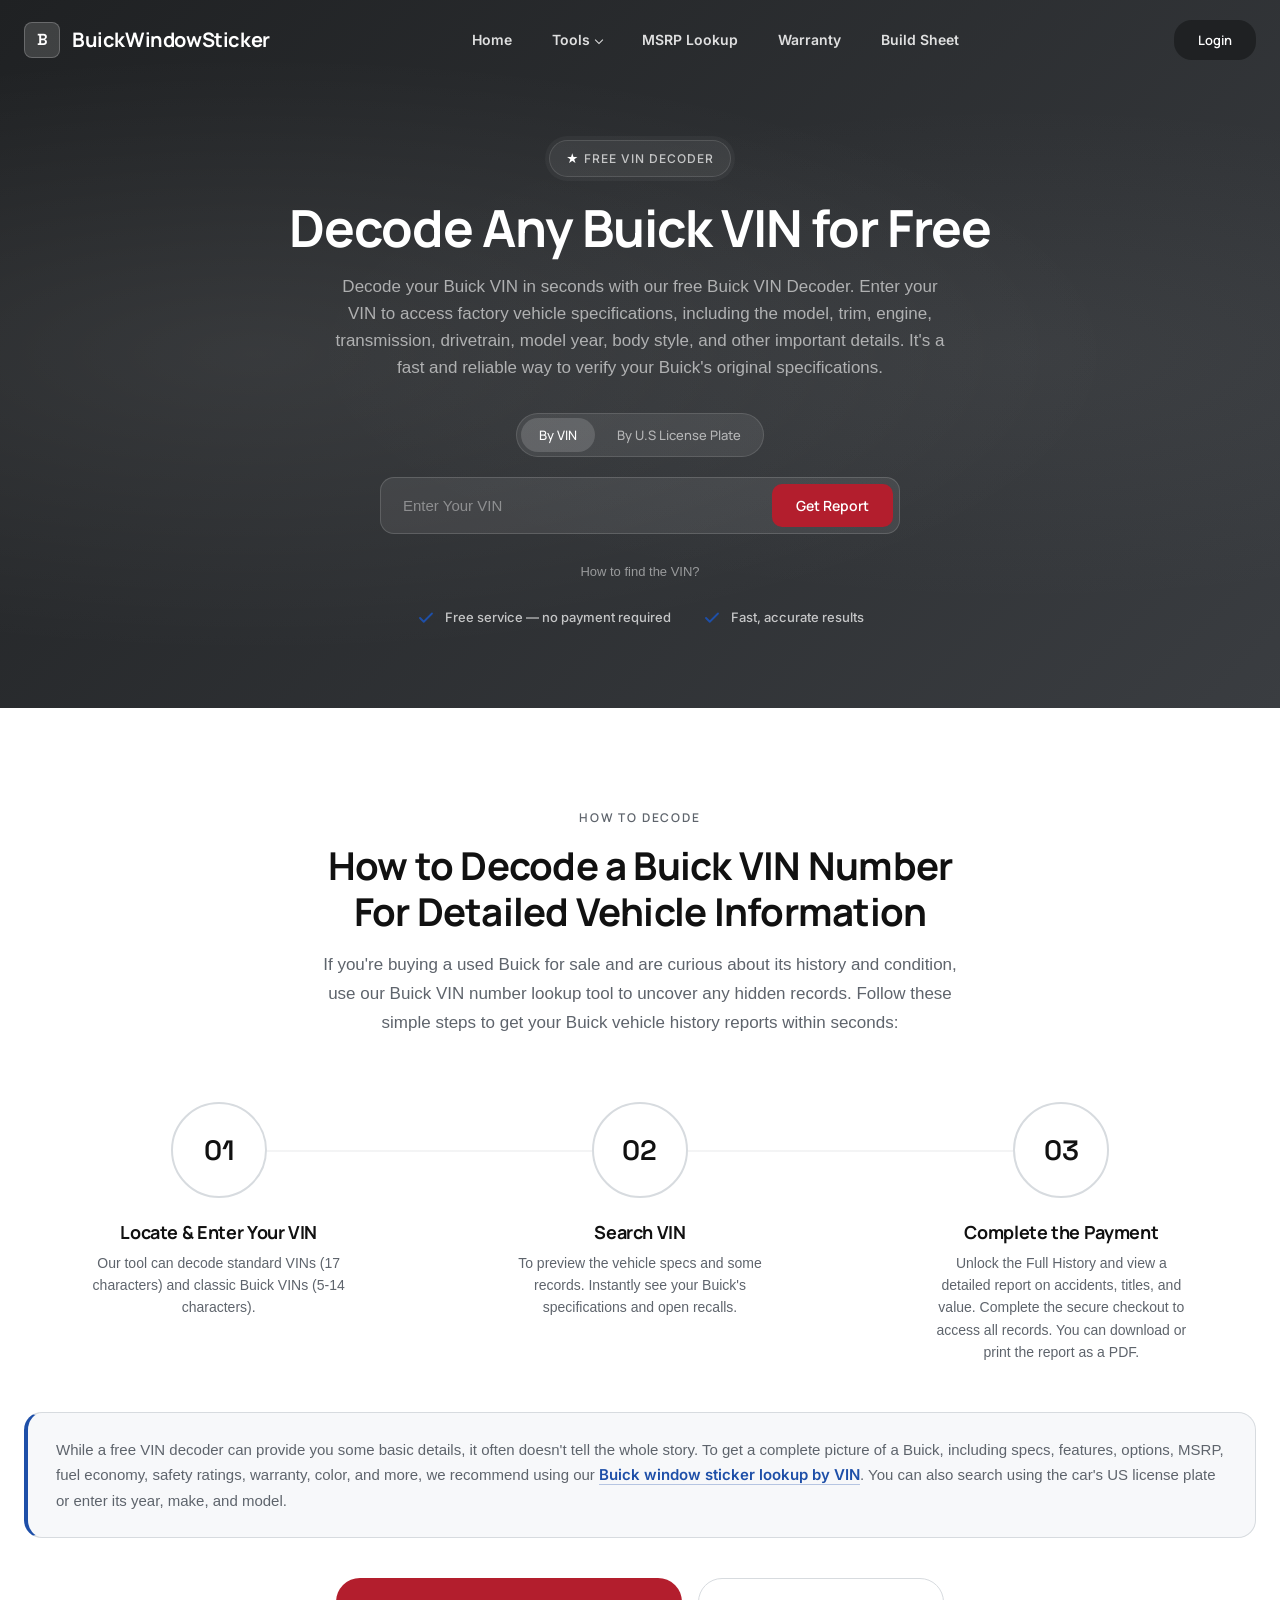
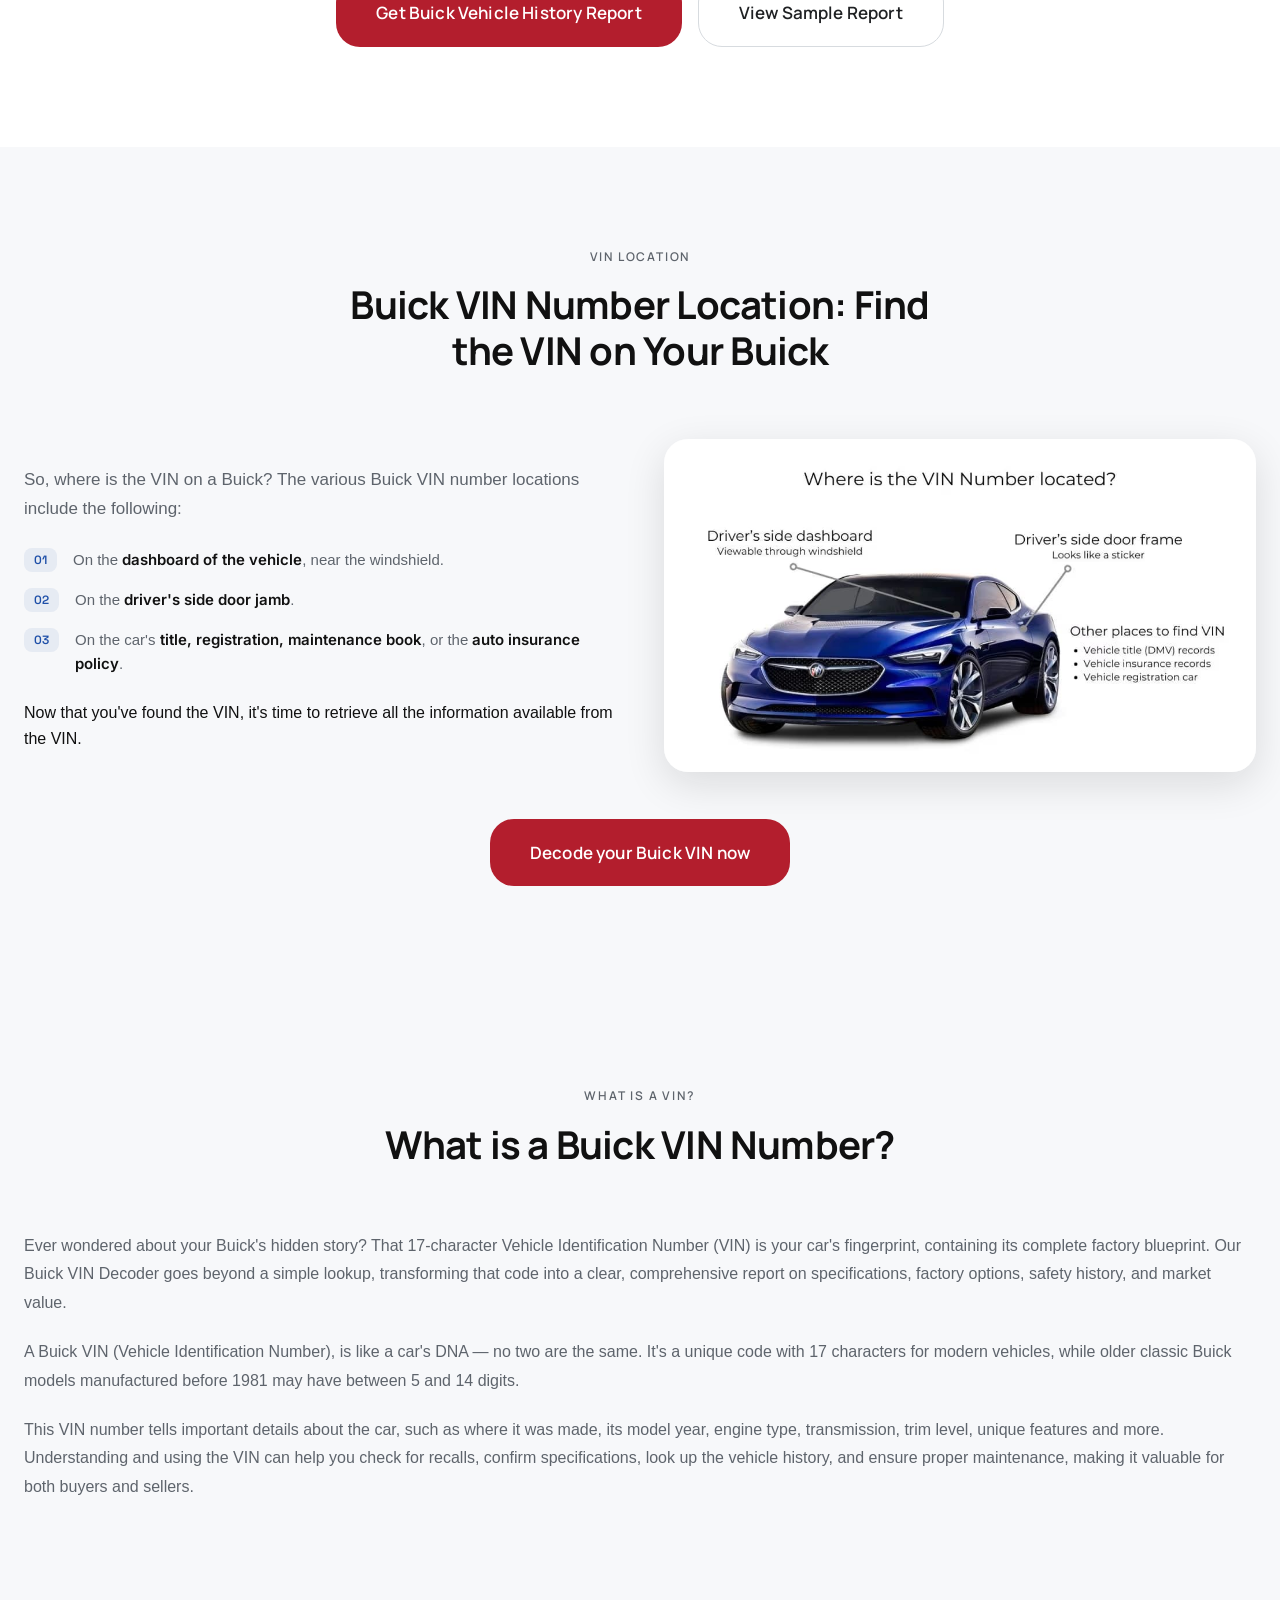
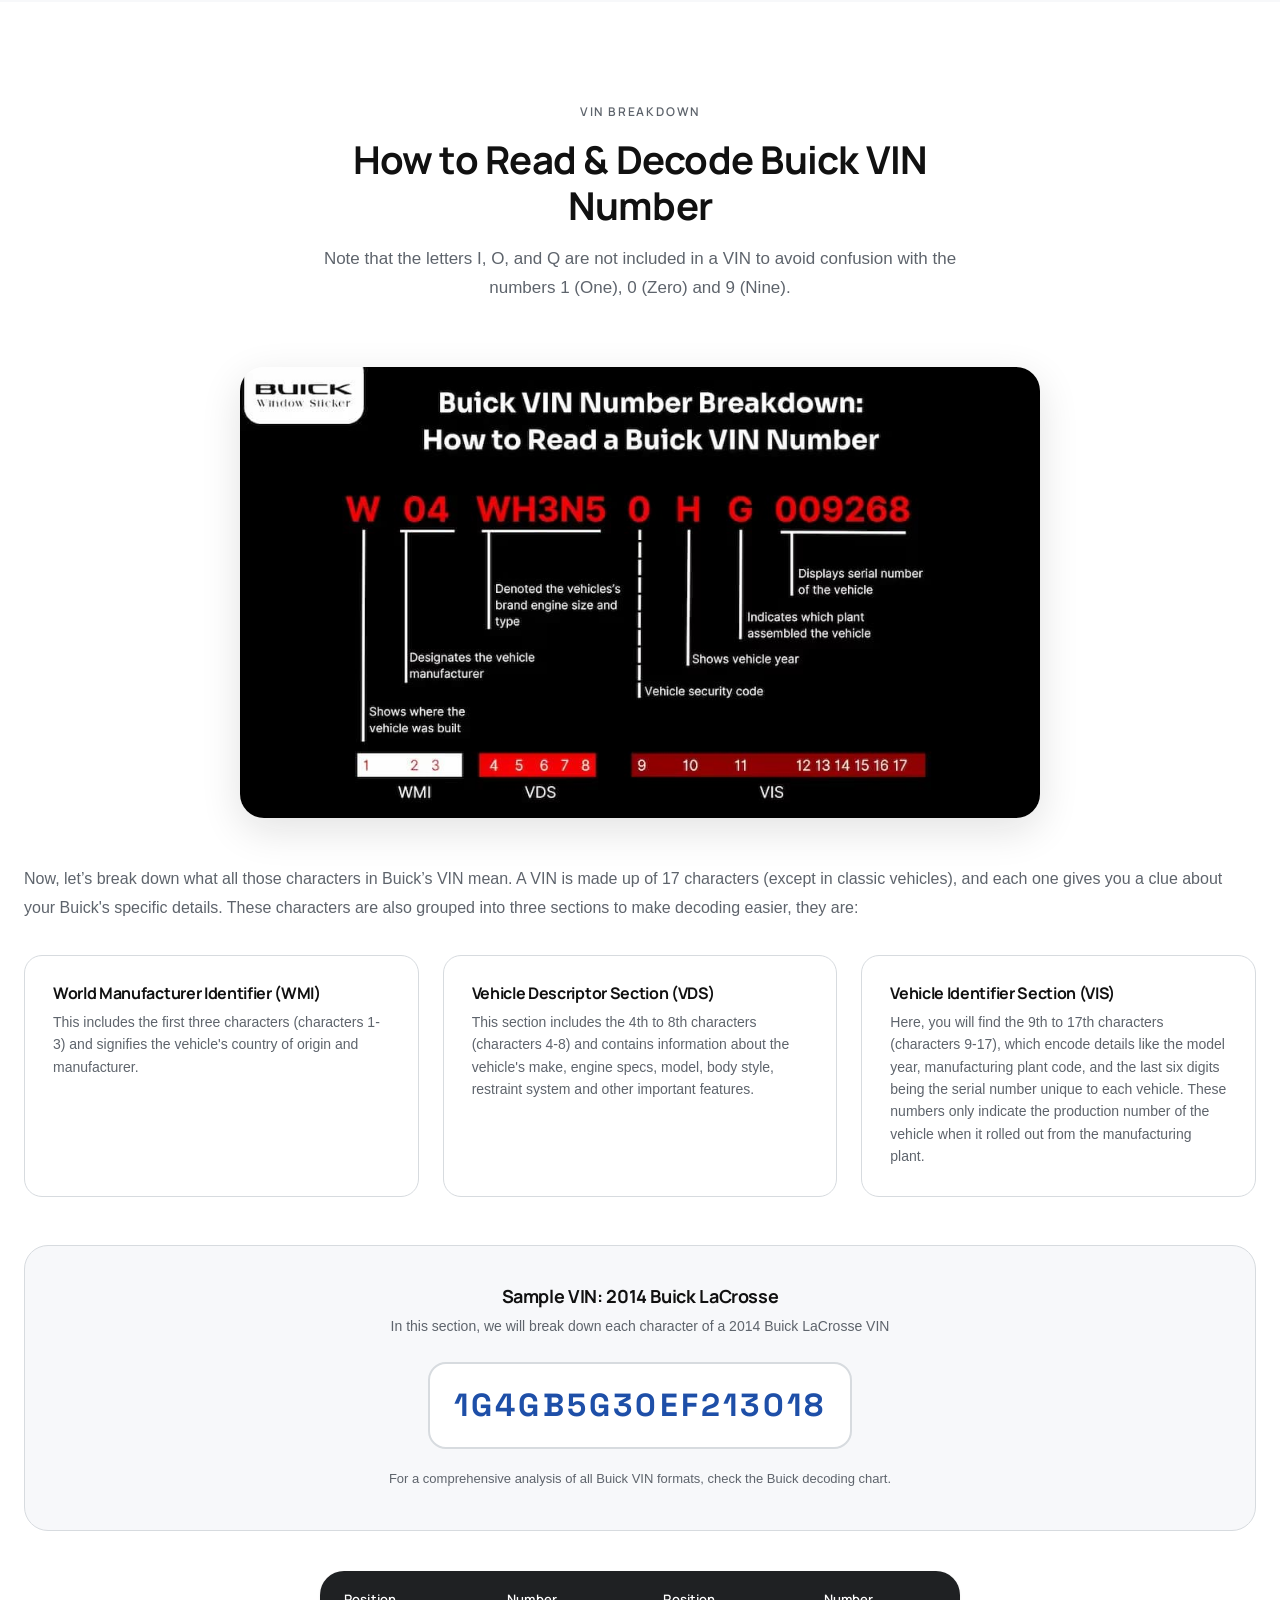
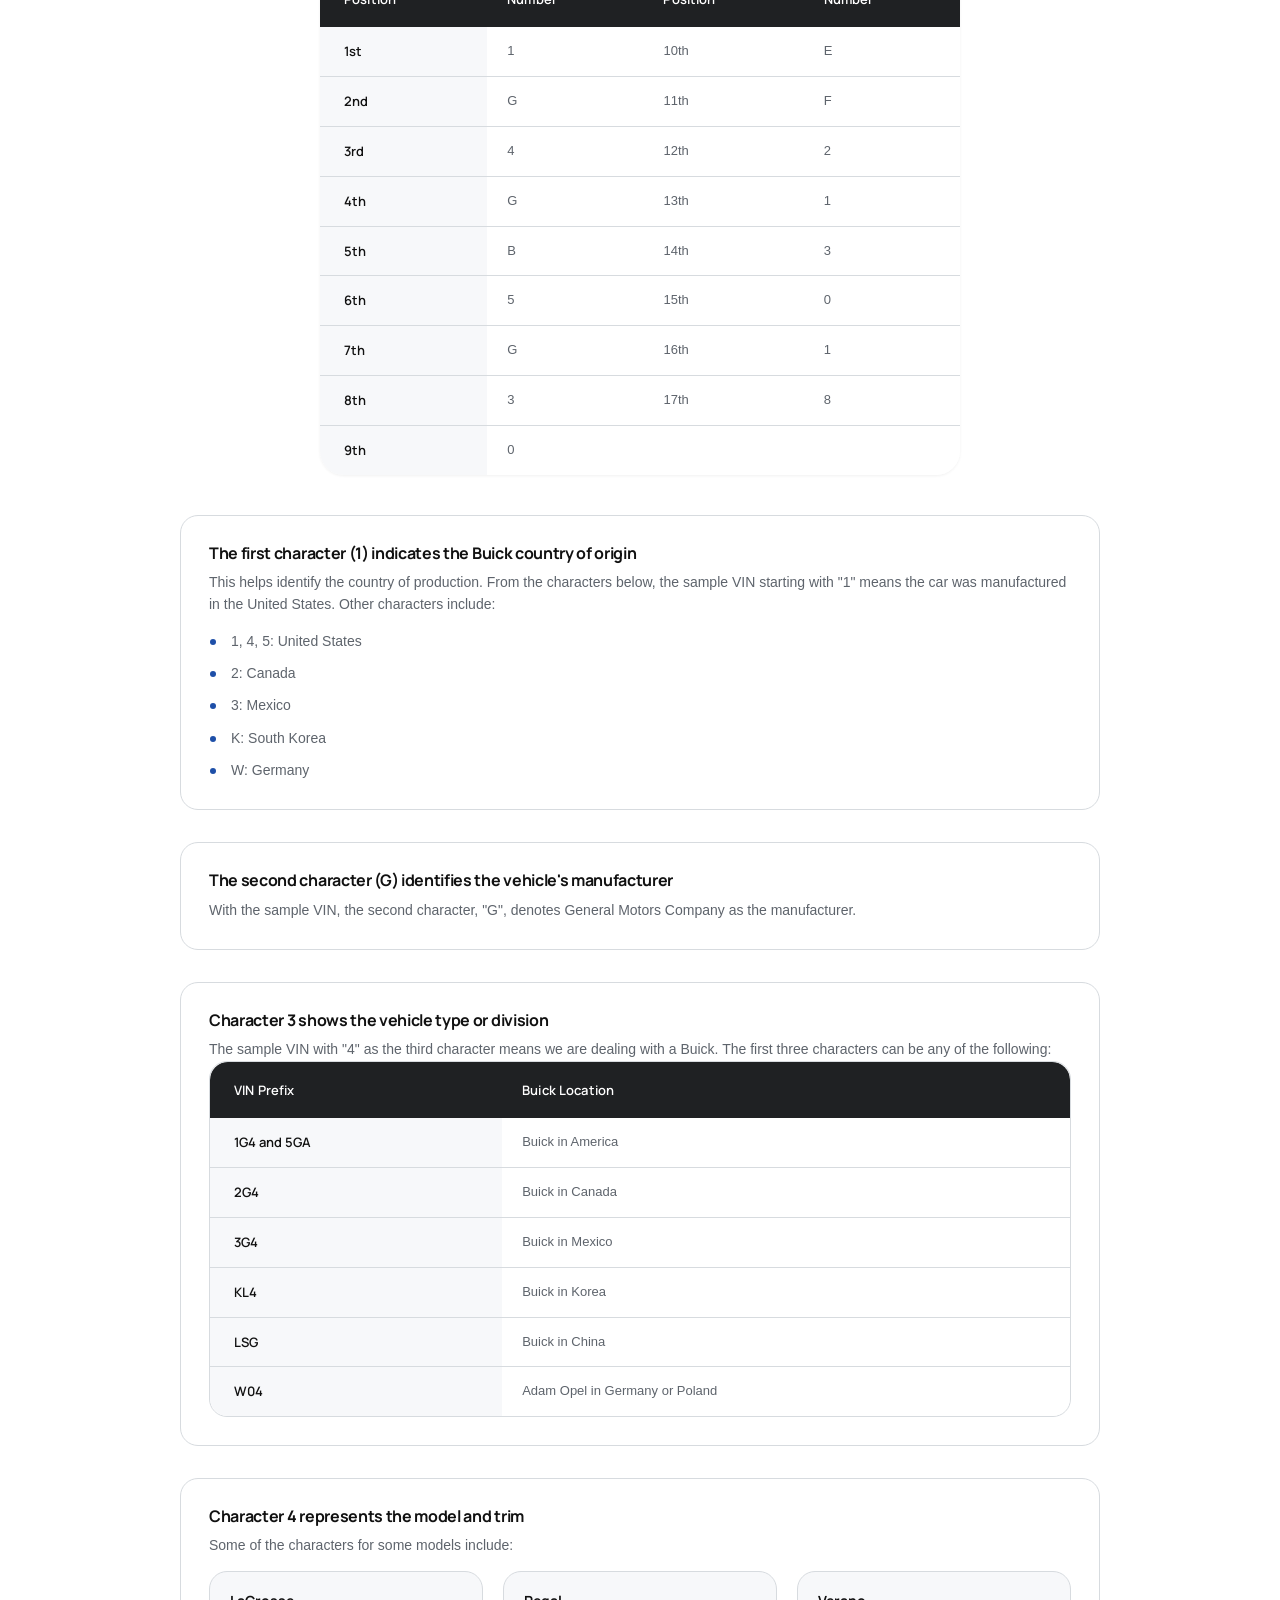
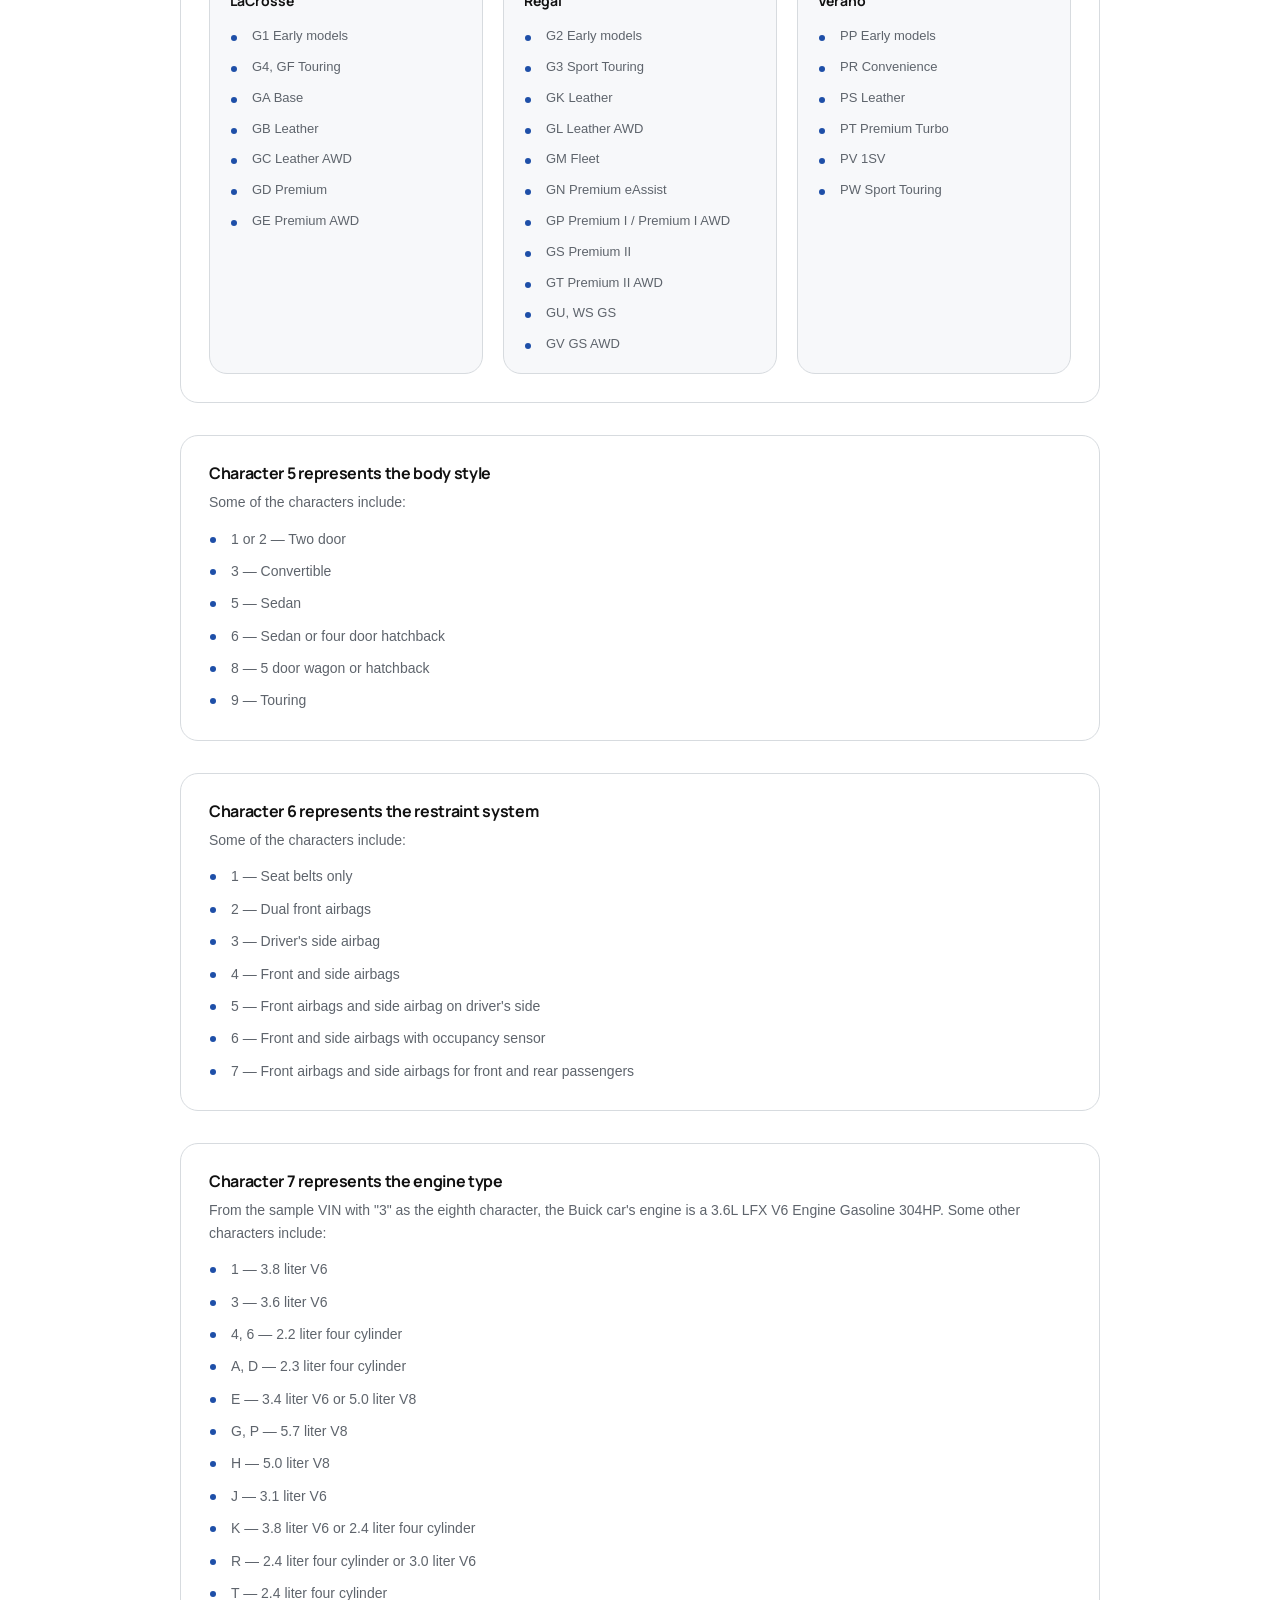
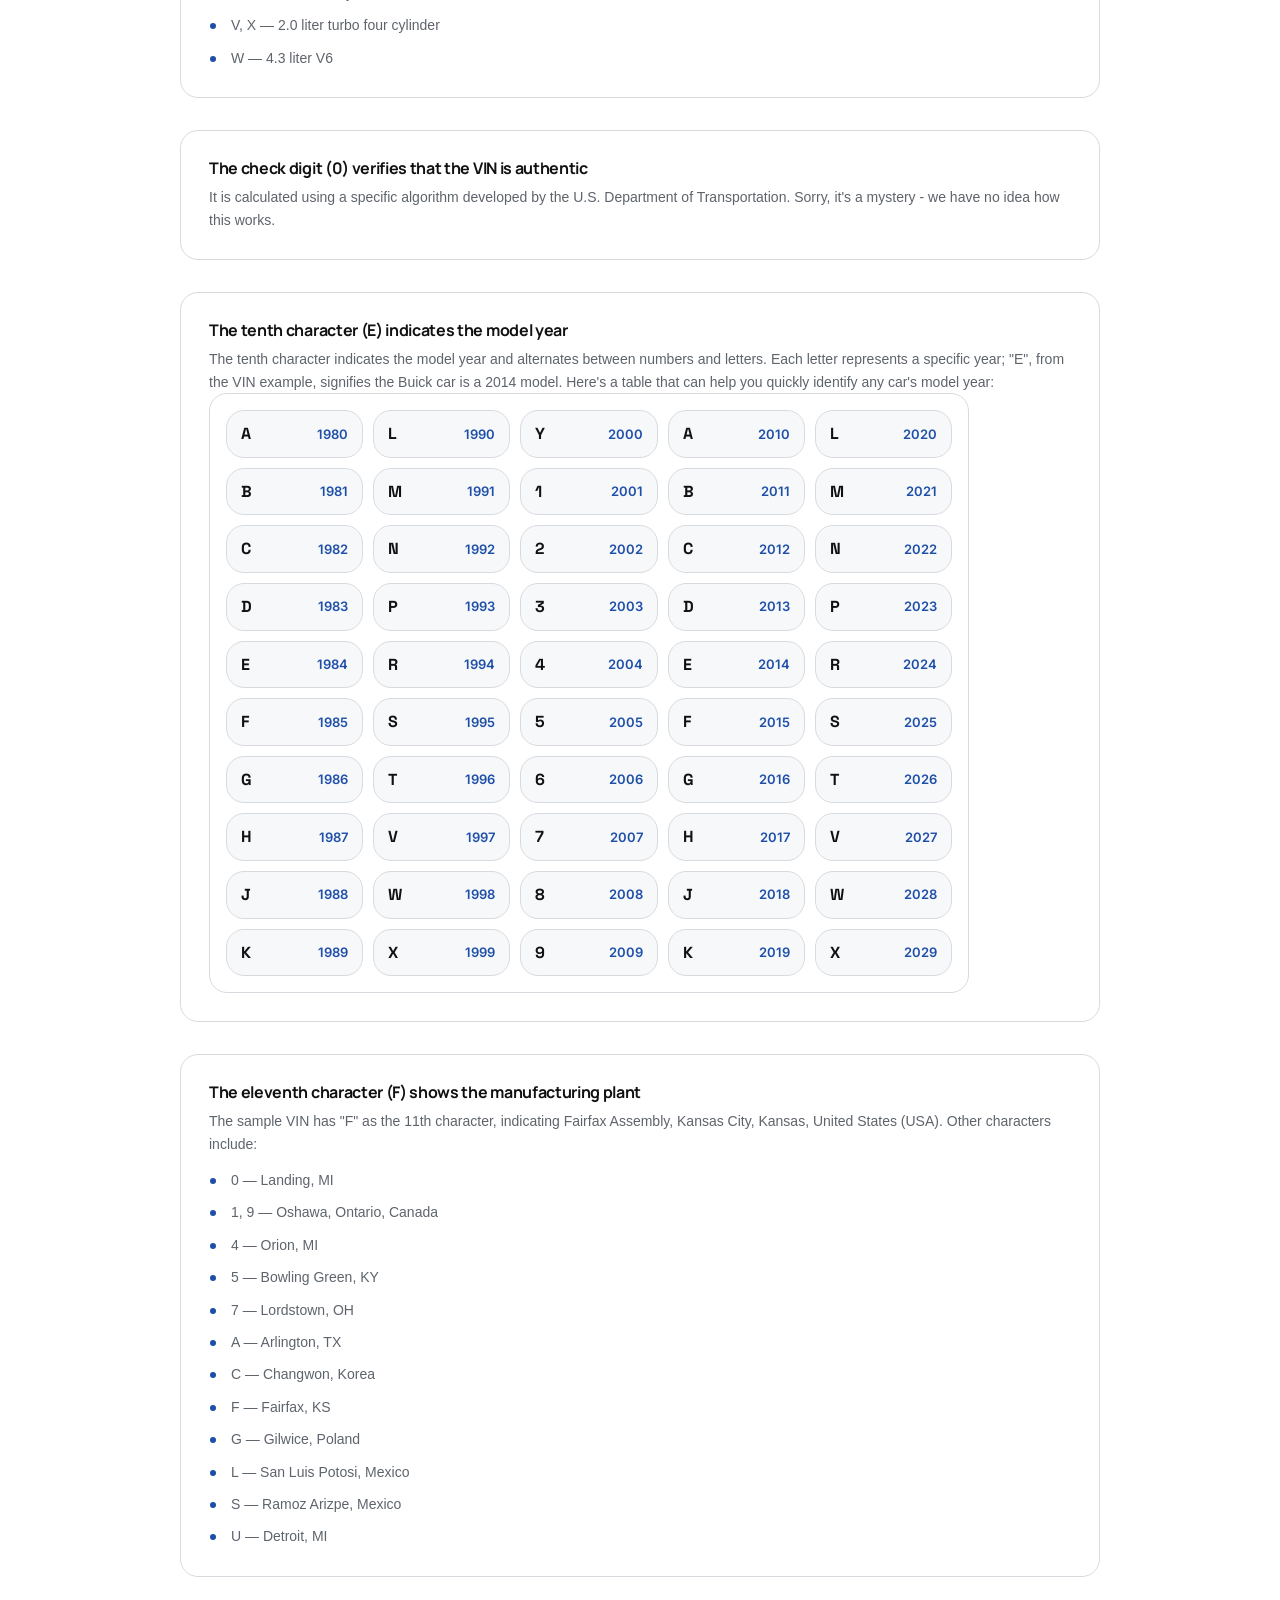
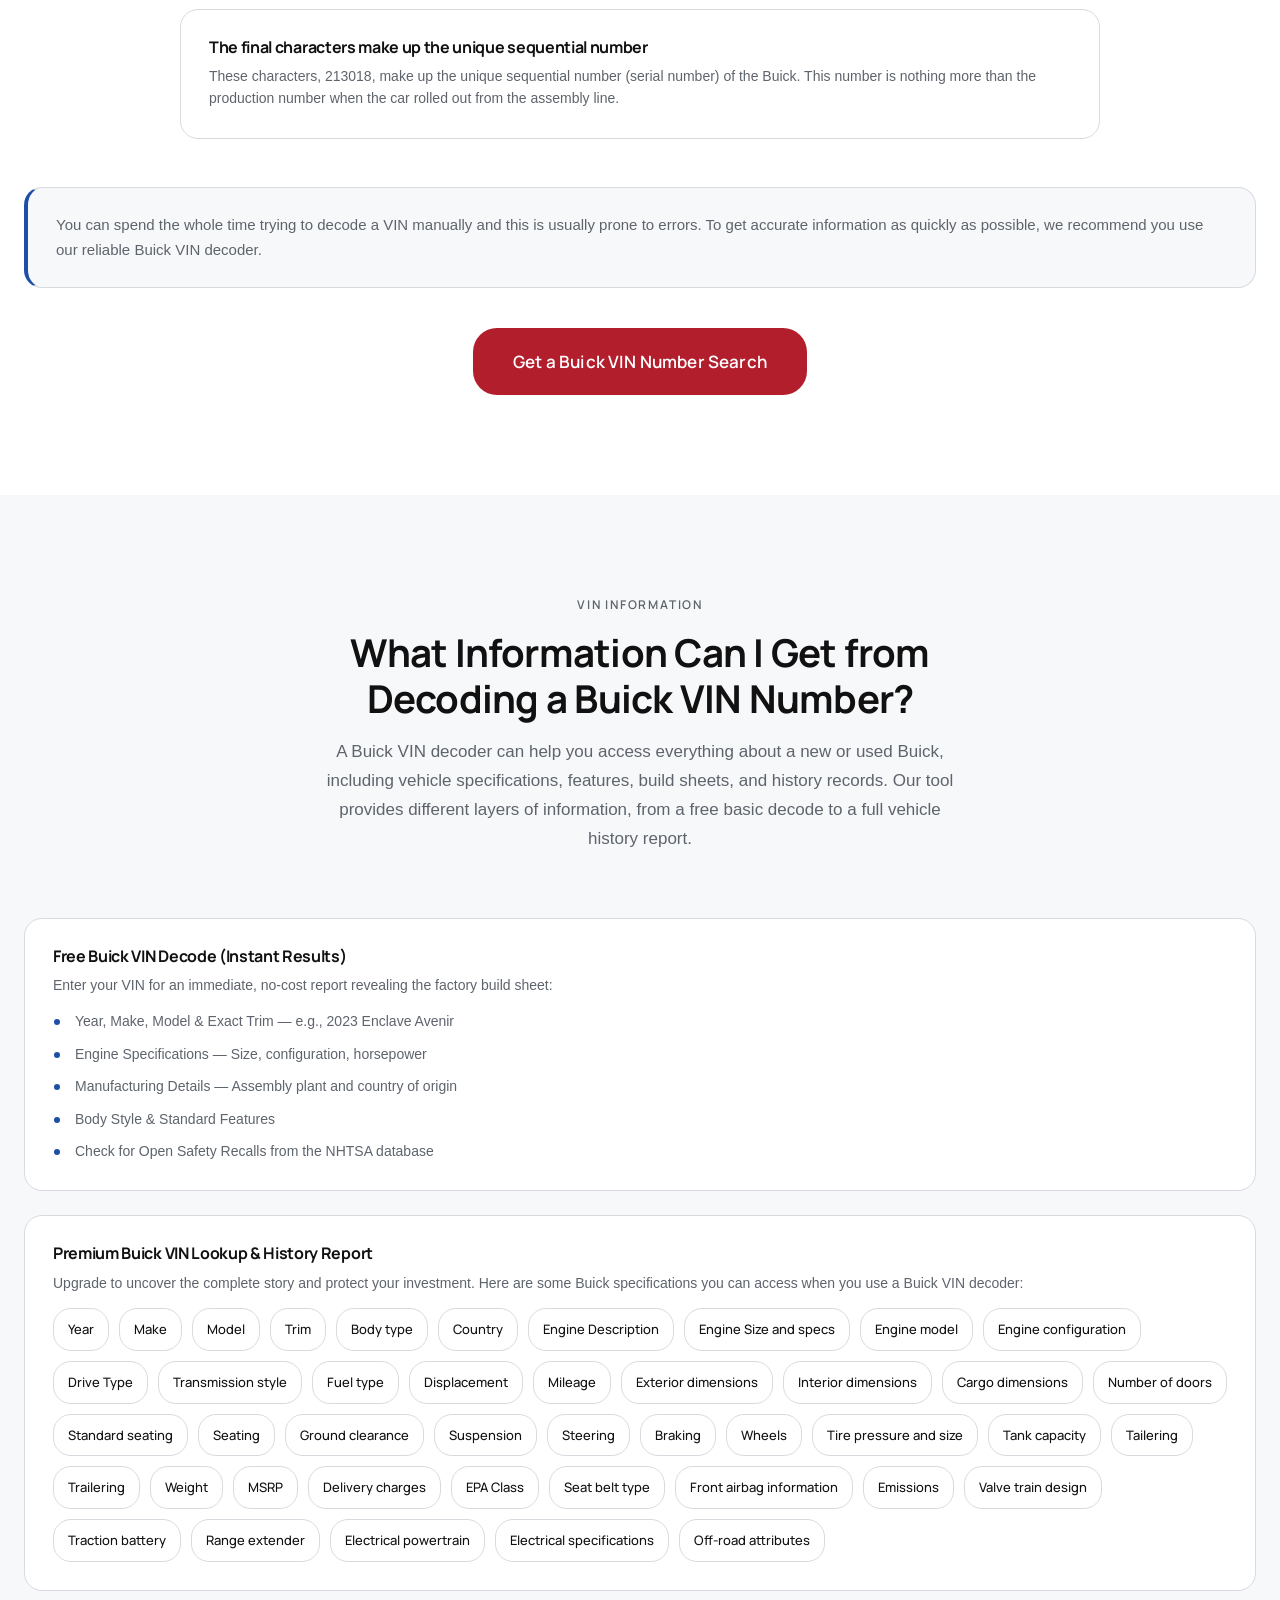
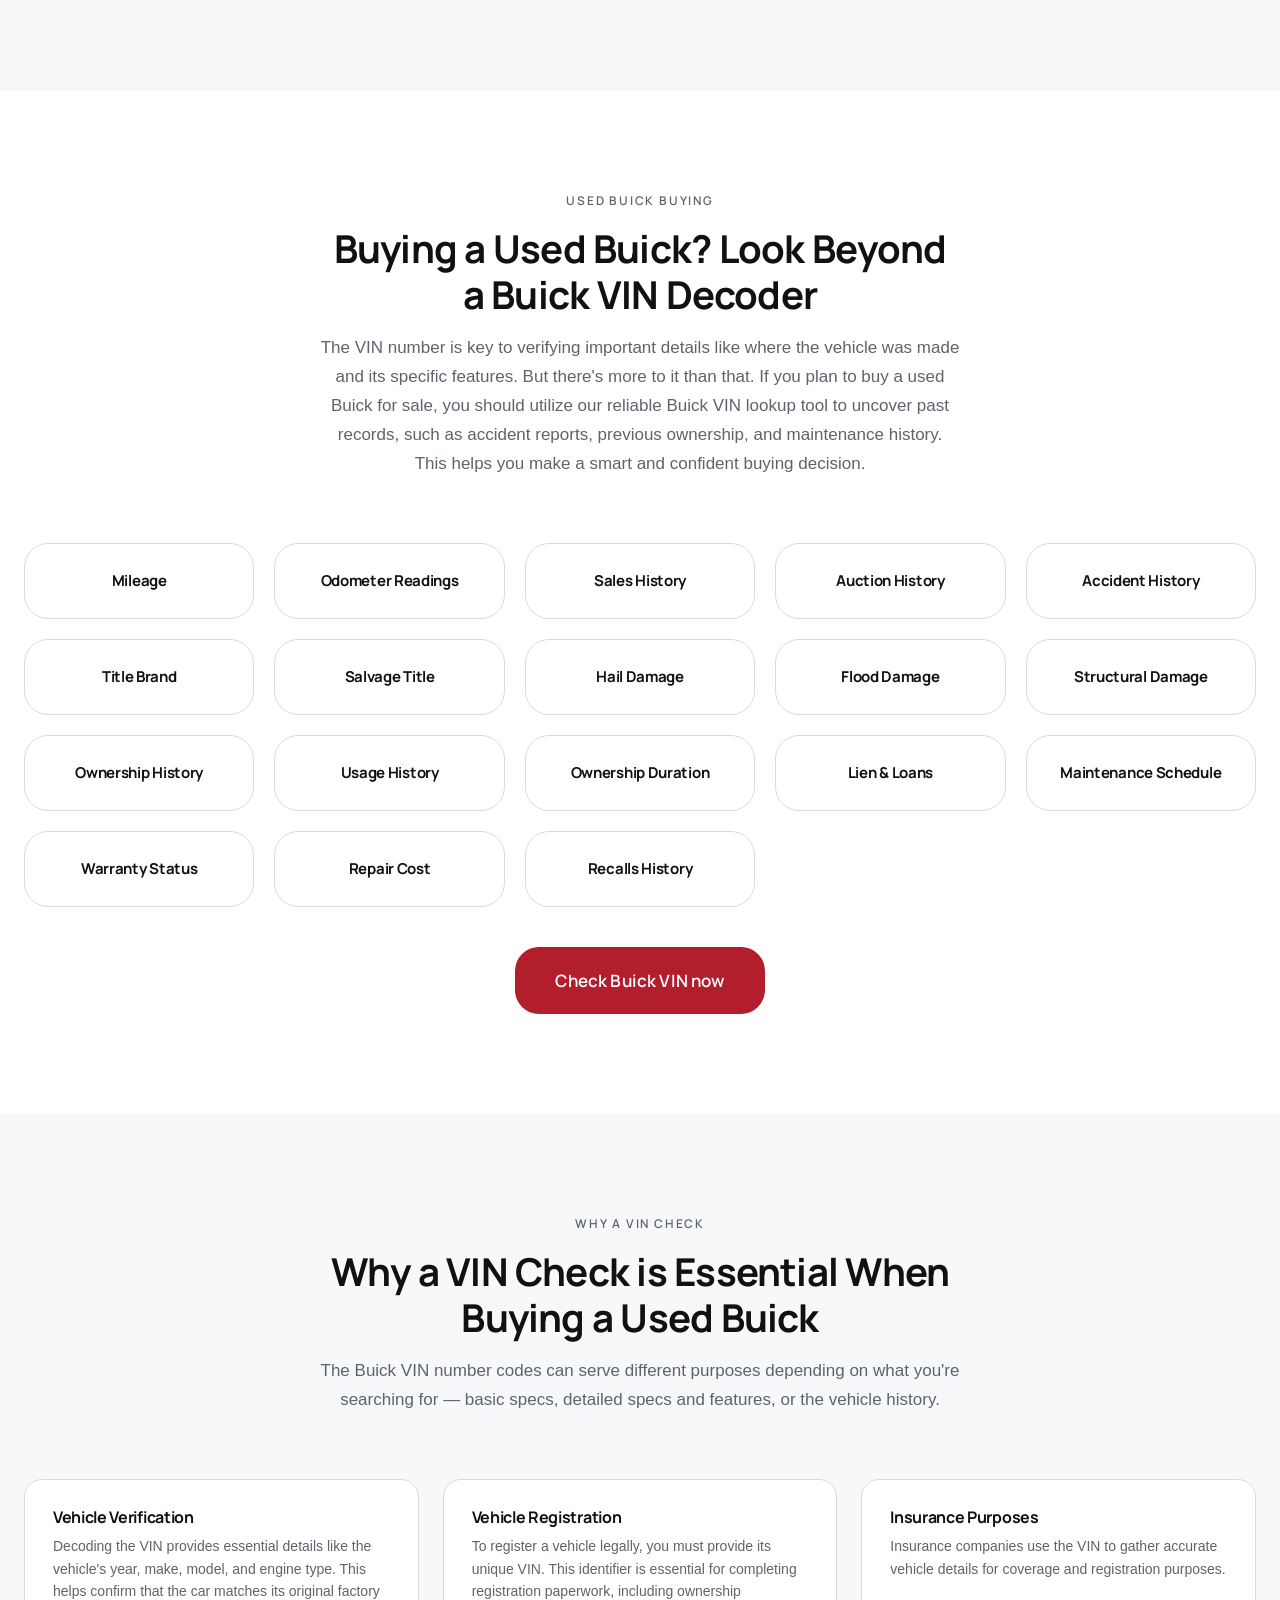
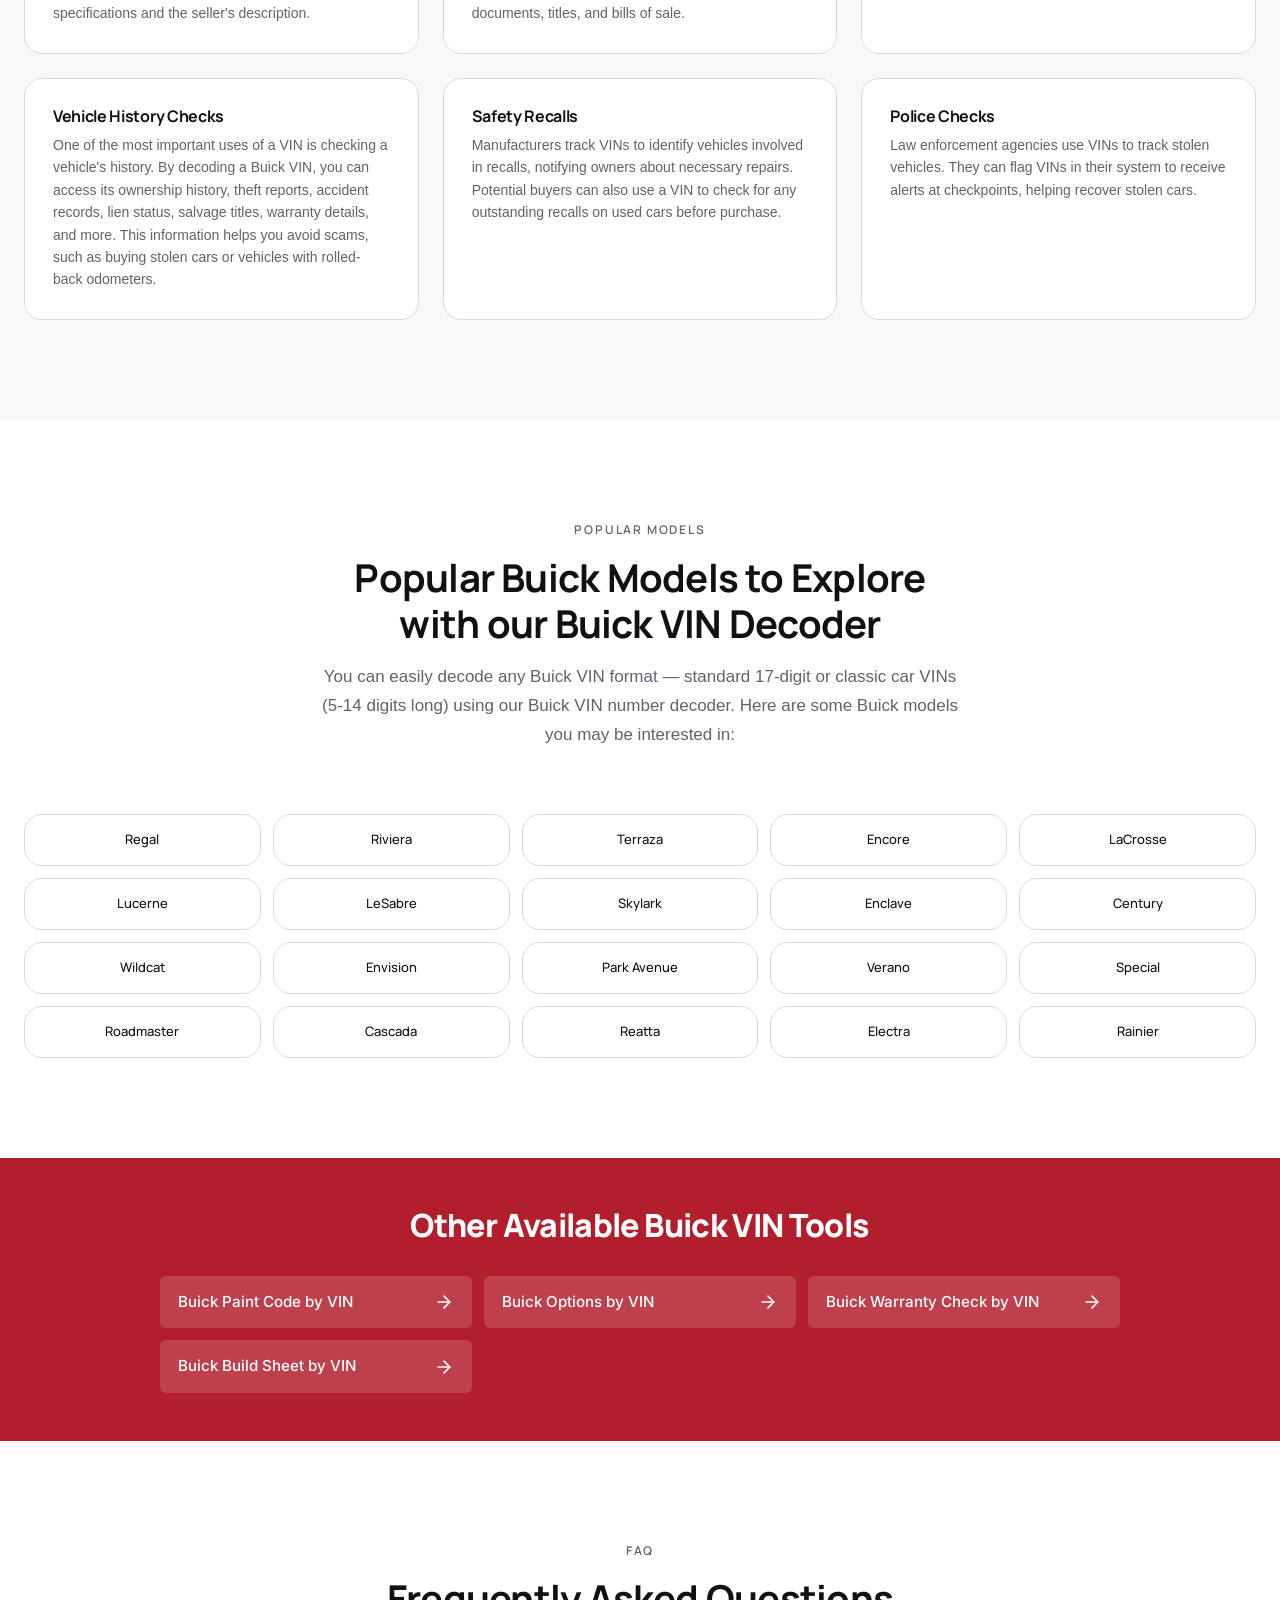
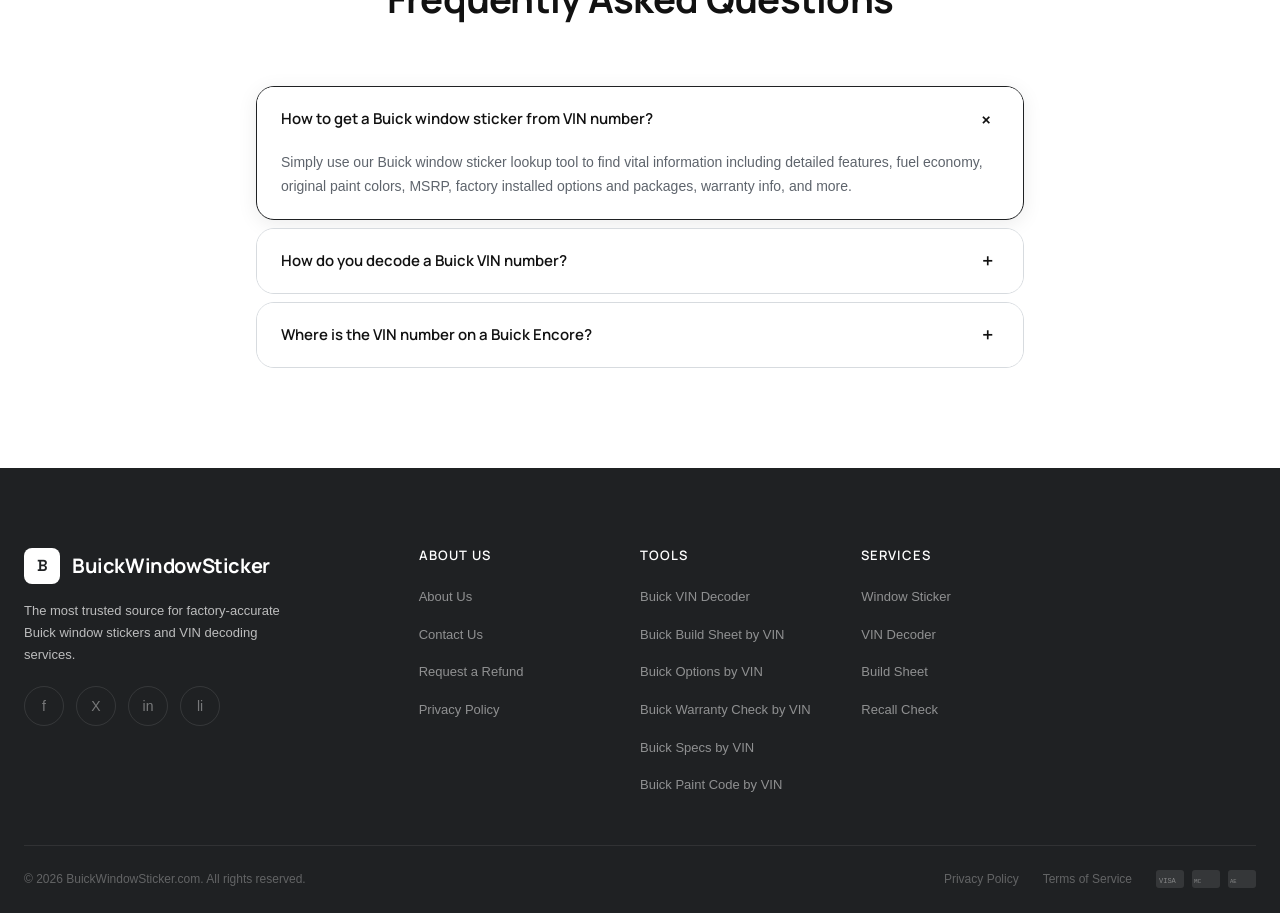
<file: vin-decoder.html>
<!DOCTYPE html><html lang="en">
<head>
<meta charset="UTF-8">
<meta name="viewport" content="width=device-width,initial-scale=1.0">
<title>Free Buick VIN Decoder - Decode Your Buick VIN | BuickWindowSticker.com</title>
<meta name="description" content="Free Buick VIN decoder. Decode your 17-digit VIN to reveal model year, engine, transmission, trim, and factory specifications instantly.">
<link rel="preconnect" href="https://fonts.googleapis.com">
<link rel="preconnect" href="https://fonts.gstatic.com" crossorigin>
<link href="https://fonts.googleapis.com/css2?family=Manrope:wght@400;500;600;700;800&family=Inter:wght@300;400;500;600;700&family=Space+Grotesk:wght@400;500;600;700&display=swap" rel="stylesheet">
<link rel="stylesheet" href="css/style.css">
</head>
<body>

<nav class="nav" role="navigation" aria-label="Main navigation">
  <div class="nav-inner">
    <a href="index.html" class="nav-logo">
      <span class="nav-logo-icon">B</span>
      BuickWindowSticker
    </a>
    <ul class="nav-links">
      <li><a href="index.html">Home</a></li>
      <li class="mega-dropdown">
        <a href="#">Tools</a>
        <div class="mega-menu">
          <div class="mega-col">
            <span class="mega-heading">Lookup Tools</span>
            <a href="#"><span class="mm-icon">OV</span> Options By VIN<span class="mm-desc">Original options & packages</span></a>
            <a href="#"><span class="mm-icon">SV</span> Specs By VIN<span class="mm-desc">Full technical specifications</span></a>
            <a href="#"><span class="mm-icon">PC</span> Paint Codes<span class="mm-desc">Factory paint & interior codes</span></a>
            <a href="#"><span class="mm-icon">RC</span> Buick Recall Check<span class="mm-desc">Safety recall information</span></a>
          </div>
          <div class="mega-col">
            <span class="mega-heading">Vehicle Information</span>
            <a href="vin-decoder.html"><span class="mm-icon">VD</span> VIN Decoder<span class="mm-desc">Free 17-digit VIN decoding</span></a>
            <a href="product.html"><span class="mm-icon">WS</span> Window Sticker<span class="mm-desc">Factory-accurate Monroney label</span></a>
            <a href="#"><span class="mm-icon">BS</span> Build Sheet<span class="mm-desc">Complete factory build record</span></a>
          </div>
          <div class="mega-col mega-feat">
            <span class="mega-heading">Featured Service</span>
            <div class="mega-feat-card">
              <div class="mega-feat-badge">Popular</div>
              <strong>Buick Window Sticker</strong>
              <p>Get your official factory window sticker by VIN. Original MSRP, options, and packages instantly.</p>
              <a href="product.html" class="btn btn-primary" style="padding:10px 20px;font-size:0.8125rem;width:100%">Get Yours Now</a>
            </div>
          </div>
        </div>
      </li>
      <li><a href="#">MSRP Lookup</a></li>
      <li><a href="#">Warranty</a></li>
      <li><a href="#">Build Sheet</a></li>
    </ul>
    <a href="#" class="nav-cta">Login</a>
    <button class="nav-toggle" aria-label="Toggle menu">
      <span></span><span></span><span></span>
    </button>
  </div>
</nav>

<div class="mobile-menu">
  <button class="mobile-menu-close" aria-label="Close menu">&times;</button>
  <a href="index.html">Home</a>
  <span class="mobile-menu-label">Tools</span>
  <a href="#">Options By VIN</a>
  <a href="#">Specs By VIN</a>
  <a href="#">Paint Codes</a>
  <a href="#">Recall Check</a>
  <span class="mobile-menu-label">Vehicle Information</span>
  <a href="vin-decoder.html">VIN Decoder</a>
  <a href="product.html">Window Sticker</a>
  <a href="#">Build Sheet</a>
  <span class="mobile-menu-label">Account</span>
  <a href="#">Login</a>
  <a href="#">Sign Up</a>
  <div class="mobile-menu-actions">
    <a href="#" class="btn btn-primary" style="width:100%;justify-content:center">Login</a>
    <a href="product.html" class="btn btn-outline" style="width:100%;justify-content:center">Get Window Sticker</a>
  </div>
</div>

<!-- HERO -->
<section class="page-hero">
  <div class="hero-overlay"></div>
  <div class="container" style="position:relative;z-index:1;text-align:center;max-width:760px">
    <span class="hero-badge reveal visible" style="background:rgba(255,255,255,0.08);border:1px solid rgba(255,255,255,0.12);border-radius:100px;padding:8px 16px;font-size:0.75rem;font-weight:500;color:rgba(255,255,255,0.7);text-transform:uppercase;letter-spacing:0.08em;margin-bottom:20px;display:inline-block"><span style="color:#fff;font-weight:600">&#9733;</span> Free VIN Decoder</span>
    <h1 class="reveal visible">Decode Any Buick VIN for Free</h1>
    <p class="reveal visible" style="margin:0 auto;max-width:620px">Decode your Buick VIN in seconds with our free Buick VIN Decoder. Enter your VIN to access factory vehicle specifications, including the model, trim, engine, transmission, drivetrain, model year, body style, and other important details. It's a fast and reliable way to verify your Buick's original specifications.</p>

    <div class="hero-tabs reveal visible" style="margin:32px auto 20px">
      <button class="hero-tab active" data-tab="vin">By VIN</button>
      <button class="hero-tab" data-tab="plate">By U.S License Plate</button>
    </div>

    <div class="hero-lookup reveal visible">
      <div class="hero-lookup-panel active" id="tab-vin">
        <div class="hero-search" style="margin:0 auto 28px">
          <input type="text" placeholder="Enter Your VIN" maxlength="17" aria-label="Vehicle Identification Number">
          <button onclick="window.location.href='product.html'" type="button">Get Report</button>
        </div>
      </div>
      <div class="hero-lookup-panel" id="tab-plate">
        <div class="hero-search" style="margin:0 auto 28px">
          <input type="text" placeholder="Enter U.S License Plate" aria-label="License Plate">
          <button onclick="window.location.href='product.html'" type="button">Get Report</button>
        </div>
      </div>
      <div class="hero-links" style="justify-content:center">
        <a href="#decode-guide">How to find the VIN?</a>
      </div>
    </div>

    <div class="hero-trust" style="margin:24px auto 0;justify-content:center">
      <div class="hero-trust-item">
        <svg viewBox="0 0 24 24" fill="none" stroke="currentColor" stroke-width="2" stroke-linecap="round" stroke-linejoin="round"><polyline points="20 6 9 17 4 12"/></svg>
        Free service — no payment required
      </div>
      <div class="hero-trust-item">
        <svg viewBox="0 0 24 24" fill="none" stroke="currentColor" stroke-width="2" stroke-linecap="round" stroke-linejoin="round"><polyline points="20 6 9 17 4 12"/></svg>
        Fast, accurate results
      </div>
    </div>
  </div>
</section>

<!-- HOW TO DECODE -->
<section class="section" id="decode-guide">
  <div class="container">
    <div class="section-header reveal">
      <span class="section-label">How to Decode</span>
      <h2>How to Decode a Buick VIN Number For Detailed Vehicle Information</h2>
      <p>If you're buying a used Buick for sale and are curious about its history and condition, use our Buick VIN number lookup tool to uncover any hidden records. Follow these simple steps to get your Buick vehicle history reports within seconds:</p>
    </div>
    <div class="steps">
      <div class="step reveal">
        <div class="step-number">01</div>
        <h4>Locate &amp; Enter Your VIN</h4>
        <p>Our tool can decode standard VINs (17 characters) and classic Buick VINs (5-14 characters).</p>
      </div>
      <div class="step reveal reveal-delay-1">
        <div class="step-number">02</div>
        <h4>Search VIN</h4>
        <p>To preview the vehicle specs and some records. Instantly see your Buick's specifications and open recalls.</p>
      </div>
      <div class="step reveal reveal-delay-2">
        <div class="step-number">03</div>
        <h4>Complete the Payment</h4>
        <p>Unlock the Full History and view a detailed report on accidents, titles, and value. Complete the secure checkout to access all records. You can download or print the report as a PDF.</p>
      </div>
    </div>
    <div class="note-card reveal" style="margin-top:48px">
      <p>While a free VIN decoder can provide you some basic details, it often doesn't tell the whole story. To get a complete picture of a Buick, including specs, features, options, MSRP, fuel economy, safety ratings, warranty, color, and more, we recommend using our <a href="product.html">Buick window sticker lookup by VIN</a>. You can also search using the car's US license plate or enter its year, make, and model.</p>
    </div>
    <div style="text-align:center;margin-top:40px;display:flex;gap:16px;justify-content:center;flex-wrap:wrap" class="reveal">
      <a href="product.html" class="btn btn-primary btn-lg red-cta">Get Buick Vehicle History Report</a>
      <a href="product.html" class="btn btn-outline btn-lg rated-cta">View Sample Report</a>
    </div>
  </div>
</section>

<!-- VIN LOCATION -->
<section class="section section-alt" id="decode-vin-location">
  <div class="container">
    <div class="section-header reveal">
      <span class="section-label">VIN Location</span>
      <h2>Buick VIN Number Location: Find the VIN on Your Buick</h2>
    </div>
    <div class="vin-layout reveal">
      <div class="vin-layout-text">
        <p class="vin-layout-lead">So, where is the VIN on a Buick? The various Buick VIN number locations include the following:</p>
        <ul class="vin-list">
          <li>
            <span class="vin-num">01</span>
            <div>On the <strong>dashboard of the vehicle</strong>, near the windshield.</div>
          </li>
          <li>
            <span class="vin-num">02</span>
            <div>On the <strong>driver's side door jamb</strong>.</div>
          </li>
          <li>
            <span class="vin-num">03</span>
            <div>On the car's <strong>title, registration, maintenance book</strong>, or the <strong>auto insurance policy</strong>.</div>
          </li>
        </ul>
        <p style="margin-top:24px">Now that you've found the VIN, it's time to retrieve all the information available from the VIN.</p>
      </div>
      <div class="vin-layout-image">
        <img src="assets/images/buick-vin-location.jpg" alt="Buick VIN location" loading="lazy">
      </div>
    </div>
    <div style="text-align:center;margin-top:40px" class="reveal">
      <a href="#decode-guide" class="btn btn-primary btn-lg red-cta">Decode your Buick VIN now</a>
    </div>
  </div>
</section>

<!-- WHAT IS A VIN -->
<section class="section section-alt" id="what-is-vin">
  <div class="container">
    <div class="section-header reveal">
      <span class="section-label">What is a VIN?</span>
      <h2>What is a Buick VIN Number?</h2>
    </div>
    <div class="learn-content reveal">
      <p>Ever wondered about your Buick's hidden story? That 17-character Vehicle Identification Number (VIN) is your car's fingerprint, containing its complete factory blueprint. Our Buick VIN Decoder goes beyond a simple lookup, transforming that code into a clear, comprehensive report on specifications, factory options, safety history, and market value.</p>
      <p>A Buick VIN (Vehicle Identification Number), is like a car's DNA — no two are the same. It's a unique code with 17 characters for modern vehicles, while older classic Buick models manufactured before 1981 may have between 5 and 14 digits.</p>
      <p>This VIN number tells important details about the car, such as where it was made, its model year, engine type, transmission, trim level, unique features and more. Understanding and using the VIN can help you check for recalls, confirm specifications, look up the vehicle history, and ensure proper maintenance, making it valuable for both buyers and sellers.</p>
    </div>
  </div>
</section>

<!-- READ / DECODE VIN -->
<section class="section" id="decode-detail">
  <div class="container">
    <div class="section-header reveal">
      <span class="section-label">VIN Breakdown</span>
      <h2>How to Read &amp; Decode Buick VIN Number</h2>
      <p>Note that the letters I, O, and Q are not included in a VIN to avoid confusion with the numbers 1 (One), 0 (Zero) and 9 (Nine).</p>
    </div>
    <div class="vin-img reveal">
      <img src="assets/images/buick-vin-number-breakdown.jpg" alt="Buick VIN number breakdown" loading="lazy">
    </div>

    <div class="learn-content reveal">
      <p>Now, let’s break down what all those characters in Buick’s VIN mean. A VIN is made up of 17 characters (except in classic vehicles), and each one gives you a clue about your Buick's specific details. These characters are also grouped into three sections to make decoding easier, they are:</p>
    </div>

    <div class="why-content reveal why-cards-3" style="margin-top:32px">
      <div class="why-item">
        <h4>World Manufacturer Identifier (WMI)</h4>
        <p>This includes the first three characters (characters 1-3) and signifies the vehicle's country of origin and manufacturer.</p>
      </div>
      <div class="why-item">
        <h4>Vehicle Descriptor Section (VDS)</h4>
        <p>This section includes the 4th to 8th characters (characters 4-8) and contains information about the vehicle's make, engine specs, model, body style, restraint system and other important features.</p>
      </div>
      <div class="why-item">
        <h4>Vehicle Identifier Section (VIS)</h4>
        <p>Here, you will find the 9th to 17th characters (characters 9-17), which encode details like the model year, manufacturing plant code, and the last six digits being the serial number unique to each vehicle. These numbers only indicate the production number of the vehicle when it rolled out from the manufacturing plant.</p>
      </div>
    </div>

    <div class="sample-vin reveal" style="margin-top:48px;text-align:center;background:var(--surface);border:1px solid var(--border);border-radius:var(--radius-lg);padding:40px">
      <h4 style="font-size:1.125rem;margin-bottom:8px">Sample VIN: 2014 Buick LaCrosse</h4>
      <p style="font-size:0.875rem;color:var(--text-secondary);margin-bottom:24px">In this section, we will break down each character of a 2014 Buick LaCrosse VIN</p>
      <div style="font-family:var(--number);font-size:2rem;font-weight:700;color:var(--accent-blue);letter-spacing:0.1em;background:var(--card);border:2px solid var(--border);border-radius:var(--radius-md);padding:16px 24px;display:inline-block;word-break:break-all">1G4GB5G30EF213018</div>
      <p style="margin-top:20px;font-size:0.8125rem;color:var(--text-secondary)">For a comprehensive analysis of all Buick VIN formats, check the Buick decoding chart.</p>
    </div>

    <div class="vin-chars-table reveal" style="margin-top:40px;max-width:640px;margin-left:auto;margin-right:auto">
      <table class="spec-table">
        <thead>
          <tr><th>Position</th><th>Number</th><th>Position</th><th>Number</th></tr>
        </thead>
        <tbody>
          <tr><td>1st</td><td>1</td><td>10th</td><td>E</td></tr>
          <tr><td>2nd</td><td>G</td><td>11th</td><td>F</td></tr>
          <tr><td>3rd</td><td>4</td><td>12th</td><td>2</td></tr>
          <tr><td>4th</td><td>G</td><td>13th</td><td>1</td></tr>
          <tr><td>5th</td><td>B</td><td>14th</td><td>3</td></tr>
          <tr><td>6th</td><td>5</td><td>15th</td><td>0</td></tr>
          <tr><td>7th</td><td>G</td><td>16th</td><td>1</td></tr>
          <tr><td>8th</td><td>3</td><td>17th</td><td>8</td></tr>
          <tr><td>9th</td><td>0</td><td></td><td></td></tr>
        </tbody>
      </table>
    </div>

    <div class="decode-steps" style="margin-top:40px;display:flex;flex-direction:column;gap:32px;max-width:920px;margin-left:auto;margin-right:auto">
      <div class="why-item reveal">
        <h4>The first character (1) indicates the Buick country of origin</h4>
        <p>This helps identify the country of production. From the characters below, the sample VIN starting with "1" means the car was manufactured in the United States. Other characters include:</p>
        <ul class="decode-list">
          <li>1, 4, 5: United States</li>
          <li>2: Canada</li>
          <li>3: Mexico</li>
          <li>K: South Korea</li>
          <li>W: Germany</li>
        </ul>
      </div>
      <div class="why-item reveal">
        <h4>The second character (G) identifies the vehicle's manufacturer</h4>
        <p>With the sample VIN, the second character, "G", denotes General Motors Company as the manufacturer.</p>
      </div>
      <div class="why-item reveal">
        <h4>Character 3 shows the vehicle type or division</h4>
        <p>The sample VIN with "4" as the third character means we are dealing with a Buick. The first three characters can be any of the following:</p>
        <div class="table-wrap">
          <table class="spec-table">
            <thead><tr><th>VIN Prefix</th><th>Buick Location</th></tr></thead>
            <tbody>
              <tr><td>1G4 and 5GA</td><td>Buick in America</td></tr>
              <tr><td>2G4</td><td>Buick in Canada</td></tr>
              <tr><td>3G4</td><td>Buick in Mexico</td></tr>
              <tr><td>KL4</td><td>Buick in Korea</td></tr>
              <tr><td>LSG</td><td>Buick in China</td></tr>
              <tr><td>W04</td><td>Adam Opel in Germany or Poland</td></tr>
            </tbody>
          </table>
        </div>
      </div>
      <div class="why-item reveal">
        <h4>Character 4 represents the model and trim</h4>
        <p>Some of the characters for some models include:</p>
        <div class="decode-grid-3">
          <div>
            <strong>LaCrosse</strong>
            <ul class="decode-list small"><li>G1 Early models</li><li>G4, GF Touring</li><li>GA Base</li><li>GB Leather</li><li>GC Leather AWD</li><li>GD Premium</li><li>GE Premium AWD</li></ul>
          </div>
          <div>
            <strong>Regal</strong>
            <ul class="decode-list small"><li>G2 Early models</li><li>G3 Sport Touring</li><li>GK Leather</li><li>GL Leather AWD</li><li>GM Fleet</li><li>GN Premium eAssist</li><li>GP Premium I / Premium I AWD</li><li>GS Premium II</li><li>GT Premium II AWD</li><li>GU, WS GS</li><li>GV GS AWD</li></ul>
          </div>
          <div>
            <strong>Verano</strong>
            <ul class="decode-list small"><li>PP Early models</li><li>PR Convenience</li><li>PS Leather</li><li>PT Premium Turbo</li><li>PV 1SV</li><li>PW Sport Touring</li></ul>
          </div>
        </div>
      </div>
      <div class="why-item reveal">
        <h4>Character 5 represents the body style</h4>
        <p>Some of the characters include:</p>
        <ul class="decode-list">
          <li>1 or 2 — Two door</li>
          <li>3 — Convertible</li>
          <li>5 — Sedan</li>
          <li>6 — Sedan or four door hatchback</li>
          <li>8 — 5 door wagon or hatchback</li>
          <li>9 — Touring</li>
        </ul>
      </div>
      <div class="why-item reveal">
        <h4>Character 6 represents the restraint system</h4>
        <p>Some of the characters include:</p>
        <ul class="decode-list">
          <li>1 — Seat belts only</li>
          <li>2 — Dual front airbags</li>
          <li>3 — Driver's side airbag</li>
          <li>4 — Front and side airbags</li>
          <li>5 — Front airbags and side airbag on driver's side</li>
          <li>6 — Front and side airbags with occupancy sensor</li>
          <li>7 — Front airbags and side airbags for front and rear passengers</li>
        </ul>
      </div>
      <div class="why-item reveal">
        <h4>Character 7 represents the engine type</h4>
        <p>From the sample VIN with "3" as the eighth character, the Buick car's engine is a 3.6L LFX V6 Engine Gasoline 304HP. Some other characters include:</p>
        <ul class="decode-list">
          <li>1 — 3.8 liter V6</li>
          <li>3 — 3.6 liter V6</li>
          <li>4, 6 — 2.2 liter four cylinder</li>
          <li>A, D — 2.3 liter four cylinder</li>
          <li>E — 3.4 liter V6 or 5.0 liter V8</li>
          <li>G, P — 5.7 liter V8</li>
          <li>H — 5.0 liter V8</li>
          <li>J — 3.1 liter V6</li>
          <li>K — 3.8 liter V6 or 2.4 liter four cylinder</li>
          <li>R — 2.4 liter four cylinder or 3.0 liter V6</li>
          <li>T — 2.4 liter four cylinder</li>
          <li>V, X — 2.0 liter turbo four cylinder</li>
          <li>W — 4.3 liter V6</li>
        </ul>
      </div>
      <div class="why-item reveal">
        <h4>The check digit (0) verifies that the VIN is authentic</h4>
        <p>It is calculated using a specific algorithm developed by the U.S. Department of Transportation. Sorry, it's a mystery - we have no idea how this works.</p>
      </div>
      <div class="why-item reveal">
        <h4>The tenth character (E) indicates the model year</h4>
        <p>The tenth character indicates the model year and alternates between numbers and letters. Each letter represents a specific year; "E", from the VIN example, signifies the Buick car is a 2014 model. Here's a table that can help you quickly identify any car's model year:</p>
        <div class="table-wrap" style="max-width:760px">
          <div class="decode-year-grid">
            <div class="year-cell"><b>A</b><span>1980</span></div>
            <div class="year-cell"><b>B</b><span>1981</span></div>
            <div class="year-cell"><b>C</b><span>1982</span></div>
            <div class="year-cell"><b>D</b><span>1983</span></div>
            <div class="year-cell"><b>E</b><span>1984</span></div>
            <div class="year-cell"><b>F</b><span>1985</span></div>
            <div class="year-cell"><b>G</b><span>1986</span></div>
            <div class="year-cell"><b>H</b><span>1987</span></div>
            <div class="year-cell"><b>J</b><span>1988</span></div>
            <div class="year-cell"><b>K</b><span>1989</span></div>
            <div class="year-cell"><b>L</b><span>1990</span></div>
            <div class="year-cell"><b>M</b><span>1991</span></div>
            <div class="year-cell"><b>N</b><span>1992</span></div>
            <div class="year-cell"><b>P</b><span>1993</span></div>
            <div class="year-cell"><b>R</b><span>1994</span></div>
            <div class="year-cell"><b>S</b><span>1995</span></div>
            <div class="year-cell"><b>T</b><span>1996</span></div>
            <div class="year-cell"><b>V</b><span>1997</span></div>
            <div class="year-cell"><b>W</b><span>1998</span></div>
            <div class="year-cell"><b>X</b><span>1999</span></div>
            <div class="year-cell"><b>Y</b><span>2000</span></div>
            <div class="year-cell"><b>1</b><span>2001</span></div>
            <div class="year-cell"><b>2</b><span>2002</span></div>
            <div class="year-cell"><b>3</b><span>2003</span></div>
            <div class="year-cell"><b>4</b><span>2004</span></div>
            <div class="year-cell"><b>5</b><span>2005</span></div>
            <div class="year-cell"><b>6</b><span>2006</span></div>
            <div class="year-cell"><b>7</b><span>2007</span></div>
            <div class="year-cell"><b>8</b><span>2008</span></div>
            <div class="year-cell"><b>9</b><span>2009</span></div>
            <div class="year-cell"><b>A</b><span>2010</span></div>
            <div class="year-cell"><b>B</b><span>2011</span></div>
            <div class="year-cell"><b>C</b><span>2012</span></div>
            <div class="year-cell"><b>D</b><span>2013</span></div>
            <div class="year-cell"><b>E</b><span>2014</span></div>
            <div class="year-cell"><b>F</b><span>2015</span></div>
            <div class="year-cell"><b>G</b><span>2016</span></div>
            <div class="year-cell"><b>H</b><span>2017</span></div>
            <div class="year-cell"><b>J</b><span>2018</span></div>
            <div class="year-cell"><b>K</b><span>2019</span></div>
            <div class="year-cell"><b>L</b><span>2020</span></div>
            <div class="year-cell"><b>M</b><span>2021</span></div>
            <div class="year-cell"><b>N</b><span>2022</span></div>
            <div class="year-cell"><b>P</b><span>2023</span></div>
            <div class="year-cell"><b>R</b><span>2024</span></div>
            <div class="year-cell"><b>S</b><span>2025</span></div>
            <div class="year-cell"><b>T</b><span>2026</span></div>
            <div class="year-cell"><b>V</b><span>2027</span></div>
            <div class="year-cell"><b>W</b><span>2028</span></div>
            <div class="year-cell"><b>X</b><span>2029</span></div>
          </div>
        </div>
      </div>
      <div class="why-item reveal">
        <h4>The eleventh character (F) shows the manufacturing plant</h4>
        <p>The sample VIN has "F" as the 11th character, indicating Fairfax Assembly, Kansas City, Kansas, United States (USA). Other characters include:</p>
        <ul class="decode-list">
          <li>0 — Landing, MI</li>
          <li>1, 9 — Oshawa, Ontario, Canada</li>
          <li>4 — Orion, MI</li>
          <li>5 — Bowling Green, KY</li>
          <li>7 — Lordstown, OH</li>
          <li>A — Arlington, TX</li>
          <li>C — Changwon, Korea</li>
          <li>F — Fairfax, KS</li>
          <li>G — Gilwice, Poland</li>
          <li>L — San Luis Potosi, Mexico</li>
          <li>S — Ramoz Arizpe, Mexico</li>
          <li>U — Detroit, MI</li>
        </ul>
      </div>
      <div class="why-item reveal">
        <h4>The final characters make up the unique sequential number</h4>
        <p>These characters, 213018, make up the unique sequential number (serial number) of the Buick. This number is nothing more than the production number when the car rolled out from the assembly line.</p>
      </div>
    </div>

    <div class="note-card reveal" style="margin-top:48px">
      <p>You can spend the whole time trying to decode a VIN manually and this is usually prone to errors. To get accurate information as quickly as possible, we recommend you use our reliable Buick VIN decoder.</p>
    </div>
    <div style="text-align:center;margin-top:40px" class="reveal">
      <a href="#decode-guide" class="btn btn-primary btn-lg red-cta">Get a Buick VIN Number Search</a>
    </div>
  </div>
</section>

<!-- WHAT INFO -->
<section class="section section-alt" id="info-from-vin">
  <div class="container">
    <div class="section-header reveal">
      <span class="section-label">VIN Information</span>
      <h2>What Information Can I Get from Decoding a Buick VIN Number?</h2>
      <p>A Buick VIN decoder can help you access everything about a new or used Buick, including vehicle specifications, features, build sheets, and history records. Our tool provides different layers of information, from a free basic decode to a full vehicle history report.</p>
    </div>

    <div class="why-content reveal" style="display:flex;flex-direction:column;gap:24px">
      <div class="why-item">
        <h4>Free Buick VIN Decode (Instant Results)</h4>
        <p>Enter your VIN for an immediate, no-cost report revealing the factory build sheet:</p>
        <ul class="decode-list">
          <li>Year, Make, Model &amp; Exact Trim — e.g., 2023 Enclave Avenir</li>
          <li>Engine Specifications — Size, configuration, horsepower</li>
          <li>Manufacturing Details — Assembly plant and country of origin</li>
          <li>Body Style &amp; Standard Features</li>
          <li>Check for Open Safety Recalls from the NHTSA database</li>
        </ul>
      </div>
      <div class="why-item">
        <h4>Premium Buick VIN Lookup &amp; History Report</h4>
        <p>Upgrade to uncover the complete story and protect your investment. Here are some Buick specifications you can access when you use a Buick VIN decoder:</p>
        <div class="decode-chips">
          <span class="model-card">Year</span>
          <span class="model-card">Make</span>
          <span class="model-card">Model</span>
          <span class="model-card">Trim</span>
          <span class="model-card">Body type</span>
          <span class="model-card">Country</span>
          <span class="model-card">Engine Description</span>
          <span class="model-card">Engine Size and specs</span>
          <span class="model-card">Engine model</span>
          <span class="model-card">Engine configuration</span>
          <span class="model-card">Drive Type</span>
          <span class="model-card">Transmission style</span>
          <span class="model-card">Fuel type</span>
          <span class="model-card">Displacement</span>
          <span class="model-card">Mileage</span>
          <span class="model-card">Exterior dimensions</span>
          <span class="model-card">Interior dimensions</span>
          <span class="model-card">Cargo dimensions</span>
          <span class="model-card">Number of doors</span>
          <span class="model-card">Standard seating</span>
          <span class="model-card">Seating</span>
          <span class="model-card">Ground clearance</span>
          <span class="model-card">Suspension</span>
          <span class="model-card">Steering</span>
          <span class="model-card">Braking</span>
          <span class="model-card">Wheels</span>
          <span class="model-card">Tire pressure and size</span>
          <span class="model-card">Tank capacity</span>
          <span class="model-card">Tailering</span>
          <span class="model-card">Trailering</span>
          <span class="model-card">Weight</span>
          <span class="model-card">MSRP</span>
          <span class="model-card">Delivery charges</span>
          <span class="model-card">EPA Class</span>
          <span class="model-card">Seat belt type</span>
          <span class="model-card">Front airbag information</span>
          <span class="model-card">Emissions</span>
          <span class="model-card">Valve train design</span>
          <span class="model-card">Traction battery</span>
          <span class="model-card">Range extender</span>
          <span class="model-card">Electrical powertrain</span>
          <span class="model-card">Electrical specifications</span>
          <span class="model-card">Off-road attributes</span>
        </div>
      </div>
    </div>
  </div>
</section>

<!-- USED BUICK -->
<section class="section" id="used-buick">
  <div class="container">
    <div class="section-header reveal">
      <span class="section-label">Used Buick Buying</span>
      <h2>Buying a Used Buick? Look Beyond a Buick VIN Decoder</h2>
      <p>The VIN number is key to verifying important details like where the vehicle was made and its specific features. But there's more to it than that. If you plan to buy a used Buick for sale, you should utilize our reliable Buick VIN lookup tool to uncover past records, such as accident reports, previous ownership, and maintenance history. This helps you make a smart and confident buying decision.</p>
    </div>
    <div class="vin-matters-grid">
      <div class="vehicle-card reveal"><h5>Mileage</h5></div>
      <div class="vehicle-card reveal reveal-delay-1"><h5>Odometer Readings</h5></div>
      <div class="vehicle-card reveal reveal-delay-2"><h5>Sales History</h5></div>
      <div class="vehicle-card reveal"><h5>Auction History</h5></div>
      <div class="vehicle-card reveal reveal-delay-1"><h5>Accident History</h5></div>
      <div class="vehicle-card reveal reveal-delay-2"><h5>Title Brand</h5></div>
      <div class="vehicle-card reveal"><h5>Salvage Title</h5></div>
      <div class="vehicle-card reveal reveal-delay-1"><h5>Hail Damage</h5></div>
      <div class="vehicle-card reveal reveal-delay-2"><h5>Flood Damage</h5></div>
      <div class="vehicle-card reveal"><h5>Structural Damage</h5></div>
      <div class="vehicle-card reveal reveal-delay-1"><h5>Ownership History</h5></div>
      <div class="vehicle-card reveal reveal-delay-2"><h5>Usage History</h5></div>
      <div class="vehicle-card reveal"><h5>Ownership Duration</h5></div>
      <div class="vehicle-card reveal reveal-delay-1"><h5>Lien &amp; Loans</h5></div>
      <div class="vehicle-card reveal reveal-delay-2"><h5>Maintenance Schedule</h5></div>
      <div class="vehicle-card reveal"><h5>Warranty Status</h5></div>
      <div class="vehicle-card reveal reveal-delay-1"><h5>Repair Cost</h5></div>
      <div class="vehicle-card reveal reveal-delay-2"><h5>Recalls History</h5></div>
    </div>
    <div style="text-align:center;margin-top:40px" class="reveal">
      <a href="#decode-guide" class="btn btn-primary btn-lg red-cta">Check Buick VIN now</a>
    </div>
  </div>
</section>

<!-- WHY VIN CHECK -->
<section class="section section-alt" id="vin-check-essential">
  <div class="container">
    <div class="section-header reveal">
      <span class="section-label">Why a VIN Check</span>
      <h2>Why a VIN Check is Essential When Buying a Used Buick</h2>
      <p>The Buick VIN number codes can serve different purposes depending on what you're searching for — basic specs, detailed specs and features, or the vehicle history.</p>
    </div>
    <div class="need-grid reveal why-cards-3">
      <div class="why-item reveal">
        <h4>Vehicle Verification</h4>
        <p>Decoding the VIN provides essential details like the vehicle's year, make, model, and engine type. This helps confirm that the car matches its original factory specifications and the seller's description.</p>
      </div>
      <div class="why-item reveal">
        <h4>Vehicle Registration</h4>
        <p>To register a vehicle legally, you must provide its unique VIN. This identifier is essential for completing registration paperwork, including ownership documents, titles, and bills of sale.</p>
      </div>
      <div class="why-item reveal">
        <h4>Insurance Purposes</h4>
        <p>Insurance companies use the VIN to gather accurate vehicle details for coverage and registration purposes.</p>
      </div>
      <div class="why-item reveal">
        <h4>Vehicle History Checks</h4>
        <p>One of the most important uses of a VIN is checking a vehicle's history. By decoding a Buick VIN, you can access its ownership history, theft reports, accident records, lien status, salvage titles, warranty details, and more. This information helps you avoid scams, such as buying stolen cars or vehicles with rolled-back odometers.</p>
      </div>
      <div class="why-item reveal">
        <h4>Safety Recalls</h4>
        <p>Manufacturers track VINs to identify vehicles involved in recalls, notifying owners about necessary repairs. Potential buyers can also use a VIN to check for any outstanding recalls on used cars before purchase.</p>
      </div>
      <div class="why-item reveal">
        <h4>Police Checks</h4>
        <p>Law enforcement agencies use VINs to track stolen vehicles. They can flag VINs in their system to receive alerts at checkpoints, helping recover stolen cars.</p>
      </div>
    </div>
  </div>
</section>

<!-- POPULAR MODELS -->
<section class="section" id="popular-models">
  <div class="container">
    <div class="section-header reveal">
      <span class="section-label">Popular Models</span>
      <h2>Popular Buick Models to Explore with our Buick VIN Decoder</h2>
      <p>You can easily decode any Buick VIN format — standard 17-digit or classic car VINs (5-14 digits long) using our Buick VIN number decoder. Here are some Buick models you may be interested in:</p>
    </div>
    <div class="models-grid reveal">
      <a href="#" class="model-card">Regal</a>
      <a href="#" class="model-card">Riviera</a>
      <a href="#" class="model-card">Terraza</a>
      <a href="#" class="model-card">Encore</a>
      <a href="#" class="model-card">LaCrosse</a>
      <a href="#" class="model-card">Lucerne</a>
      <a href="#" class="model-card">LeSabre</a>
      <a href="#" class="model-card">Skylark</a>
      <a href="#" class="model-card">Enclave</a>
      <a href="#" class="model-card">Century</a>
      <a href="#" class="model-card">Wildcat</a>
      <a href="#" class="model-card">Envision</a>
      <a href="#" class="model-card">Park Avenue</a>
      <a href="#" class="model-card">Verano</a>
      <a href="#" class="model-card">Special</a>
      <a href="#" class="model-card">Roadmaster</a>
      <a href="#" class="model-card">Cascada</a>
      <a href="#" class="model-card">Reatta</a>
      <a href="#" class="model-card">Electra</a>
      <a href="#" class="model-card">Rainier</a>
    </div>
  </div>
</section>

<!-- OTHER TOOLS -->
<section style="padding:48px 0;background:var(--accent-red);color:#FFFFFF" id="other-tools">
  <div class="container">
    <div style="text-align:center;margin-bottom:32px">
      <h2 style="font-size:clamp(1.5rem,3vw,2rem);font-weight:800;color:#FFFFFF">Other Available Buick VIN Tools</h2>
    </div>
    <div class="vin-tools-grid">
      <a href="#"><span>Buick Paint Code by VIN</span><svg xmlns="http://www.w3.org/2000/svg" width="20" height="20" viewBox="0 0 24 24" fill="none" stroke="currentColor" stroke-width="2" stroke-linecap="round" stroke-linejoin="round" style="flex-shrink:0;margin-left:8px;transition:transform .3s"><path d="M5 12h14"></path><path d="m12 5 7 7-7 7"></path></svg></a>
      <a href="#"><span>Buick Options by VIN</span><svg xmlns="http://www.w3.org/2000/svg" width="20" height="20" viewBox="0 0 24 24" fill="none" stroke="currentColor" stroke-width="2" stroke-linecap="round" stroke-linejoin="round" style="flex-shrink:0;margin-left:8px;transition:transform .3s"><path d="M5 12h14"></path><path d="m12 5 7 7-7 7"></path></svg></a>
      <a href="#"><span>Buick Warranty Check by VIN</span><svg xmlns="http://www.w3.org/2000/svg" width="20" height="20" viewBox="0 0 24 24" fill="none" stroke="currentColor" stroke-width="2" stroke-linecap="round" stroke-linejoin="round" style="flex-shrink:0;margin-left:8px;transition:transform .3s"><path d="M5 12h14"></path><path d="m12 5 7 7-7 7"></path></svg></a>
      <a href="#"><span>Buick Build Sheet by VIN</span><svg xmlns="http://www.w3.org/2000/svg" width="20" height="20" viewBox="0 0 24 24" fill="none" stroke="currentColor" stroke-width="2" stroke-linecap="round" stroke-linejoin="round" style="flex-shrink:0;margin-left:8px;transition:transform .3s"><path d="M5 12h14"></path><path d="m12 5 7 7-7 7"></path></svg></a>
    </div>
  </div>
</section>

<!-- FAQ -->
<section class="section" id="faq-decoder">
  <div class="container">
    <div class="section-header reveal">
      <span class="section-label">FAQ</span>
      <h2>Frequently Asked Questions</h2>
    </div>
    <div class="faq-grid">
      <div class="faq-item active">
        <button class="faq-question">How to get a Buick window sticker from VIN number? <span class="faq-icon">+</span></button>
        <div class="faq-answer"><p>Simply use our Buick window sticker lookup tool to find vital information including detailed features, fuel economy, original paint colors, MSRP, factory installed options and packages, warranty info, and more.</p></div>
      </div>
      <div class="faq-item">
        <button class="faq-question">How do you decode a Buick VIN number? <span class="faq-icon">+</span></button>
        <div class="faq-answer"><p>Use our easy Buick VIN decoder to access a lot of information including the year, make, model, engine, transmission, MSRP etc. If you're buying used Buick, you can use our Buick VIN number check tool to uncover the history and condition.</p></div>
      </div>
      <div class="faq-item">
        <button class="faq-question">Where is the VIN number on a Buick Encore? <span class="faq-icon">+</span></button>
        <div class="faq-answer"><p>You can find your Buick VIN number on the vehicle registration or located on the driver's side dashboard and the plate on the driver's side door frame.</p></div>
      </div>
    </div>
  </div>
</section>

<!-- FOOTER -->
<footer class="footer">
  <div class="container">
    <div class="footer-grid">
      <div class="footer-brand">
        <a href="index.html" class="nav-logo" style="color:#fff">
          <span class="nav-logo-icon" style="background:#fff;color:var(--primary)">B</span>
          BuickWindowSticker
        </a>
        <p>The most trusted source for factory-accurate Buick window stickers and VIN decoding services.</p>
        <div class="footer-social">
          <a href="#" aria-label="Facebook">f</a>
          <a href="#" aria-label="Twitter">X</a>
          <a href="#" aria-label="Instagram">in</a>
          <a href="#" aria-label="LinkedIn">li</a>
        </div>
      </div>
      <div>
        <h5>About Us</h5>
        <ul class="footer-links">
          <li><a href="#">About Us</a></li>
          <li><a href="#">Contact Us</a></li>
          <li><a href="#">Request a Refund</a></li>
          <li><a href="#">Privacy Policy</a></li>
        </ul>
      </div>
      <div>
        <h5>Tools</h5>
        <ul class="footer-links">
          <li><a href="vin-decoder.html">Buick VIN Decoder</a></li>
          <li><a href="#">Buick Build Sheet by VIN</a></li>
          <li><a href="#">Buick Options by VIN</a></li>
          <li><a href="#">Buick Warranty Check by VIN</a></li>
          <li><a href="#">Buick Specs by VIN</a></li>
          <li><a href="#">Buick Paint Code by VIN</a></li>
        </ul>
      </div>
      <div>
        <h5>Services</h5>
        <ul class="footer-links">
          <li><a href="product.html">Window Sticker</a></li>
          <li><a href="vin-decoder.html">VIN Decoder</a></li>
          <li><a href="#">Build Sheet</a></li>
          <li><a href="#">Recall Check</a></li>
        </ul>
      </div>
    </div>
    <div class="footer-bottom">
      <span>&copy; <span class="current-year">2026</span> BuickWindowSticker.com. All rights reserved.</span>
      <ul class="footer-bottom-links">
        <li><a href="#">Privacy Policy</a></li>
        <li><a href="#">Terms of Service</a></li>
        <li style="display:flex;gap:8px;align-items:center">
          <svg width="28" height="18" viewBox="0 0 28 18" fill="none"><rect width="28" height="18" rx="3" fill="rgba(255,255,255,0.1)"/><text x="3" y="13" fill="rgba(255,255,255,0.4)" font-size="7" font-family="monospace">VISA</text></svg>
          <svg width="28" height="18" viewBox="0 0 28 18" fill="none"><rect width="28" height="18" rx="3" fill="rgba(255,255,255,0.1)"/><text x="2" y="13" fill="rgba(255,255,255,0.4)" font-size="6" font-family="monospace">MC</text></svg>
          <svg width="28" height="18" viewBox="0 0 28 18" fill="none"><rect width="28" height="18" rx="3" fill="rgba(255,255,255,0.1)"/><text x="2" y="13" fill="rgba(255,255,255,0.4)" font-size="5.5" font-family="monospace">AE</text></svg>
        </li>
      </ul>
    </div>
  </div>
</footer>

<script src="js/main.js"></script>
</body>
</html>
</file>
<file: css/style.css>
﻿*,*::before,*::after{margin:0;padding:0;box-sizing:border-box}@font-face{font-family:'Manrope';src:url('https://fonts.googleapis.com/css2?family=Manrope:wght@200..800&display=swap');font-display:swap}@font-face{font-family:'Inter';src:url('https://fonts.googleapis.com/css2?family=Inter:wght@300..700&display=swap');font-display:swap}@font-face{font-family:'Space Grotesk';src:url('https://fonts.googleapis.com/css2?family=Space+Grotesk:wght@400..700&display=swap');font-display:swap}:root{--primary:#1F2123;--secondary:#C5C8CC;--accent:#E6E8EB;--accent-red:#B31E2D;--accent-blue:#1E4FA8;--surface:#F7F8FA;--bg:#FFFFFF;--card:#FFFFFF;--border:#D7DBDF;--text-primary:#111111;--text-secondary:#5E646C;--success:#1E4FA8;--warning:#B31E2D;--hero-grad:linear-gradient(135deg,#1F2123 0%,#3A3D41 100%);--btn-grad:linear-gradient(135deg,#C5C8CC 0%,#E6E8EB 100%);--card-grad:linear-gradient(180deg,#FFFFFF 0%,#F7F8FA 100%);--heading:'Manrope',sans-serif;--body:'Inter',sans-serif;--number:'Space Grotesk',monospace;--radius-sm:8px;--radius-md:18px;--radius-lg:24px;--radius-xl:32px;--shadow-sm:0 1px 3px rgba(17,17,17,0.06);--shadow-md:0 4px 20px rgba(17,17,17,0.08);--shadow-lg:0 12px 40px rgba(17,17,17,0.12);--shadow-xl:0 24px 60px rgba(17,17,17,0.16);--transition:250ms cubic-bezier(0.4,0,0.2,1);--nav-height:80px}html{scroll-behavior:smooth;font-size:16px;-webkit-font-smoothing:antialiased;-moz-osx-font-smoothing:grayscale}body{font-family:var(--body);color:var(--text-primary);background:var(--bg);line-height:1.6;overflow-x:hidden}h1,h2,h3,h4,h5,h6{font-family:var(--heading);font-weight:700;line-height:1.2;letter-spacing:-0.02em}.num{font-family:var(--number);letter-spacing:-0.01em}.container{width:100%;max-width:1280px;margin:0 auto;padding:0 24px}.section{padding:100px 0}.section-label{font-family:var(--heading);font-size:0.75rem;font-weight:600;text-transform:uppercase;letter-spacing:0.15em;color:var(--text-secondary);margin-bottom:16px;display:block}.btn{display:inline-flex;align-items:center;justify-content:center;gap:10px;padding:16px 32px;border-radius:var(--radius-md);font-family:var(--heading);font-weight:600;font-size:0.9375rem;letter-spacing:0.01em;border:none;cursor:pointer;transition:all var(--transition);position:relative;overflow:hidden;text-decoration:none}.btn-primary{background:var(--primary);color:#fff}.btn-primary:hover{background:#2d2f32;transform:translateY(-2px);box-shadow:var(--shadow-lg)}.btn-secondary{background:var(--btn-grad);color:var(--primary)}.btn-secondary:hover{transform:translateY(-2px);box-shadow:var(--shadow-lg)}.btn-outline{background:transparent;color:var(--primary);border:1.5px solid var(--border)}.btn-outline:hover{border-color:var(--primary);background:var(--surface)}
.rated-cta{background:transparent;color:var(--primary);border:1.5px solid var(--border);transition:border-color var(--transition),background var(--transition),color var(--transition),transform var(--transition)}
.rated-cta:hover{border-color:var(--accent-red);color:var(--accent-red);background:rgba(179,30,45,0.08);transform:translateY(-2px)}.btn-lg{padding:20px 40px;font-size:1.0625rem;border-radius:var(--radius-lg)}.glass{background:rgba(255,255,255,0.85);backdrop-filter:blur(20px);-webkit-backdrop-filter:blur(20px);border:1px solid rgba(255,255,255,0.3)}.glass-card{background:rgba(255,255,255,0.7);backdrop-filter:blur(16px);-webkit-backdrop-filter:blur(16px);border:1px solid rgba(255,255,255,0.4);border-radius:var(--radius-lg)}.card{background:var(--card);border-radius:var(--radius-lg);border:1px solid var(--border);padding:32px;transition:all var(--transition)}.card:hover{box-shadow:var(--shadow-lg);transform:translateY(-4px);border-color:transparent}.shimmer{position:relative;overflow:hidden}.shimmer::after{content:'';position:absolute;inset:0;background:linear-gradient(90deg,transparent,rgba(255,255,255,0.15),transparent);transform:translateX(-100%);animation:shimmer 3s infinite}@keyframes shimmer{100%{transform:translateX(100%)}}.reveal{opacity:0;transform:translateY(40px);transition:all 0.8s cubic-bezier(0.16,1,0.3,1)}.reveal.visible{opacity:1;transform:translateY(0)}.reveal-delay-1{transition-delay:100ms}.reveal-delay-2{transition-delay:200ms}.reveal-delay-3{transition-delay:300ms}.reveal-delay-4{transition-delay:400ms}.reveal-delay-5{transition-delay:500ms}.nav{position:fixed;top:0;left:0;right:0;z-index:1000;height:var(--nav-height);transition:all var(--transition);padding:0 24px}.nav.scrolled{background:rgba(255,255,255,0.92);backdrop-filter:blur(24px);-webkit-backdrop-filter:blur(24px);border-bottom:1px solid rgba(215,219,223,0.3);height:68px;box-shadow:0 1px 20px rgba(17,17,17,0.06)}.nav-inner{max-width:1280px;margin:0 auto;display:flex;align-items:center;justify-content:space-between;height:100%}.nav-logo{display:flex;align-items:center;gap:12px;text-decoration:none;color:#fff;font-family:var(--heading);font-weight:700;font-size:1.25rem;letter-spacing:-0.02em;transition:all var(--transition)}.nav-logo-icon{width:36px;height:36px;background:rgba(255,255,255,0.14);border:1px solid rgba(255,255,255,0.22);border-radius:var(--radius-sm);display:flex;align-items:center;justify-content:center;color:#fff;font-family:var(--number);font-weight:600;font-size:1rem;transition:all var(--transition)}.nav-links{display:flex;align-items:center;gap:4px;list-style:none}.nav-links a{padding:8px 18px;border-radius:var(--radius-sm);font-size:0.875rem;font-weight:600;color:rgba(255,255,255,0.85);text-decoration:none;transition:all var(--transition)}.nav-links a:hover{color:#fff;background:rgba(255,255,255,0.12)}.nav.scrolled .nav-logo{color:var(--text-primary)}.nav.scrolled .nav-logo-icon{background:var(--primary);border-color:var(--primary);color:#fff}.nav.scrolled .nav-links a{color:var(--text-secondary)}.nav.scrolled .nav-links a:hover{color:var(--text-primary);background:var(--surface)}.nav.scrolled .mega-dropdown>a::after{border-right-color:var(--text-secondary);border-bottom-color:var(--text-secondary)}.nav.scrolled .nav-toggle span{background:var(--text-primary)}.nav-links .mega-dropdown{position:static}.mega-dropdown>a{position:relative}.mega-dropdown>a::after{content:'';display:inline-block;width:6px;height:6px;border-right:1.5px solid rgba(255,255,255,0.85);border-bottom:1.5px solid rgba(255,255,255,0.85);transform:rotate(45deg);margin-left:6px;margin-bottom:2px;transition:all var(--transition)}.mega-dropdown:hover>a::after{transform:rotate(-135deg);margin-bottom:-2px}.mega-menu{position:absolute;top:100%;left:50%;width:min(1280px,calc(100% - 48px));transform:translateX(-50%) translateY(12px);background:rgba(255,255,255,0.97);backdrop-filter:blur(24px);-webkit-backdrop-filter:blur(24px);border-radius:var(--radius-lg);border:1px solid rgba(215,219,223,0.3);padding:28px 32px;display:grid;grid-template-columns:1fr 1fr 1.2fr;gap:32px;opacity:0;visibility:hidden;transition:all 0.3s cubic-bezier(0.16,1,0.3,1);box-shadow:var(--shadow-xl)}.mega-dropdown:hover .mega-menu,.mega-menu.show{opacity:1;visibility:visible;transform:translateX(-50%) translateY(8px)}.mega-col{display:flex;flex-direction:column;gap:4px}.mega-heading{font-family:var(--heading);font-size:0.6875rem;font-weight:600;text-transform:uppercase;letter-spacing:0.1em;color:var(--text-secondary);margin-bottom:12px;padding-bottom:8px;border-bottom:1px solid var(--border)}.mega-col a{display:flex;flex-direction:column;gap:2px;padding:12px 14px;border-radius:var(--radius-sm);text-decoration:none;transition:all var(--transition);position:relative;padding-left:52px;min-height:48px;justify-content:center;color:var(--text-primary);font-weight:500;font-size:0.8125rem}.mega-col a:hover{background:rgba(30,79,168,0.08);color:var(--accent-blue)}.mega-col a:hover .mm-desc{color:var(--accent-blue)}.mega-col a .mm-icon{position:absolute;left:14px;top:50%;transform:translateY(-50%);width:28px;height:28px;background:var(--surface);border-radius:6px;display:flex;align-items:center;justify-content:center;font-size:0.625rem;font-weight:600;color:var(--text-secondary);flex-shrink:0;font-family:var(--number);transition:all var(--transition)}.mega-col a:hover .mm-icon{background:var(--accent-blue);color:#fff}.mega-col a strong{font-family:var(--heading);font-size:0.8125rem;font-weight:600;color:var(--text-primary);line-height:1.3}.mega-col a .mm-desc{display:block;font-size:0.6875rem;color:var(--text-secondary);line-height:1.3;white-space:normal}.mega-feat-card{background:var(--surface);border-radius:var(--radius-md);padding:20px;border:1px solid var(--border);display:flex;flex-direction:column;gap:10px}.mega-feat-badge{display:inline-block;padding:3px 10px;background:var(--accent-red);color:#fff;border-radius:100px;font-size:0.625rem;font-weight:600;text-transform:uppercase;letter-spacing:0.05em;width:fit-content}.mega-feat-card strong{font-family:var(--heading);font-size:1rem;font-weight:700;color:var(--text-primary)}.mega-feat-card p{font-size:0.75rem;color:var(--text-secondary);line-height:1.5;margin:0}.mega-col a.btn.btn-primary,.mega-col a.btn.btn-primary:hover{display:inline-flex;flex-direction:row;align-items:center;justify-content:center;padding:10px 20px;min-height:0;color:#fff!important;font-weight:600;font-size:0.8125rem;background:var(--primary);border-radius:var(--radius-md)}.mega-col a.btn.btn-primary:hover{background:#2d2f32}.mega-feat-card .btn{margin-top:4px}.nav-cta{padding:10px 24px;background:var(--primary);color:#fff;border-radius:var(--radius-md);font-size:0.8125rem;font-weight:600;font-family:var(--heading);text-decoration:none;transition:all var(--transition);margin-left:12px}.nav-cta:hover{background:#2d2f32;transform:translateY(-1px);box-shadow:var(--shadow-md)}.nav-toggle{display:none;flex-direction:column;gap:5px;cursor:pointer;padding:4px;background:none;border:none}.nav-toggle span{display:block;width:24px;height:2px;background:rgba(255,255,255,0.9);border-radius:2px;transition:all var(--transition)}.nav-toggle.active span:nth-child(1){transform:rotate(45deg) translate(5px,5px)}.nav-toggle.active span:nth-child(2){opacity:0}.nav-toggle.active span:nth-child(3){transform:rotate(-45deg) translate(5px,-5px)}.mobile-menu{position:fixed;top:0;left:0;right:0;bottom:0;background:rgba(255,255,255,0.98);backdrop-filter:blur(32px);-webkit-backdrop-filter:blur(32px);z-index:999;display:flex;flex-direction:column;align-items:center;justify-content:flex-start;padding:96px 24px 40px;overflow-y:auto;opacity:0;visibility:hidden;transition:all 0.4s cubic-bezier(0.16,1,0.3,1)}.mobile-menu.open{opacity:1;visibility:visible}.mobile-menu a{font-family:var(--heading);font-size:1.5rem;font-weight:600;color:var(--text-primary);text-decoration:none;padding:16px 0;transition:color var(--transition)}.mobile-menu a:hover{color:var(--text-secondary)}.mobile-menu-label{font-family:var(--heading);font-size:0.6875rem;font-weight:600;text-transform:uppercase;letter-spacing:0.15em;color:var(--text-secondary);margin-top:20px;border-top:1px solid var(--border);padding-top:20px;width:100%;text-align:center}.mobile-menu-label:first-of-type{border-top:none;margin-top:8px;padding-top:0}.mobile-menu-sub{font-family:var(--heading);font-size:1rem!important;font-weight:500!important;color:var(--text-secondary)!important;padding:8px 0!important}.mobile-menu-actions{display:flex;flex-direction:column;gap:12px;margin-top:32px;width:100%;max-width:320px}.mobile-menu-actions .btn{font-family:var(--heading);font-size:0.9375rem;font-weight:600;padding:16px 32px}.mobile-menu-actions .btn-primary{background:var(--primary);color:#fff}.mobile-menu-actions .btn-primary:hover{background:#2d2f32;color:#fff;transform:translateY(-2px);box-shadow:var(--shadow-lg)}.mobile-menu-actions .btn-outline{border-color:var(--border);color:var(--primary)}.mobile-menu-actions .btn-outline:hover{background:var(--surface)}.mobile-menu-close{position:absolute;top:24px;right:24px;width:44px;height:44px;display:flex;align-items:center;justify-content:center;background:var(--surface);border:none;border-radius:50%;cursor:pointer;font-size:1.25rem;transition:all var(--transition)}.mobile-menu-close:hover{background:var(--border)}.hero{min-height:100vh;display:flex;align-items:center;position:relative;background:var(--hero-grad);overflow:hidden;padding:120px 0 80px}.hero-overlay{position:absolute;inset:0;background:radial-gradient(ellipse at 20% 50%,rgba(255,255,255,0.08) 0%,transparent 60%),radial-gradient(ellipse at 80% 50%,rgba(198,200,202,0.06) 0%,transparent 50%);pointer-events:none}.hero-particles{position:absolute;inset:0;overflow:hidden;pointer-events:none}.hero-particle{position:absolute;width:2px;height:2px;background:rgba(255,255,255,0.15);border-radius:50%;animation:float 8s infinite}.hero-particle:nth-child(1){top:20%;left:10%;animation-delay:0s}.hero-particle:nth-child(2){top:60%;left:30%;animation-delay:2s;width:3px;height:3px}.hero-particle:nth-child(3){top:30%;right:20%;animation-delay:4s}.hero-particle:nth-child(4){top:70%;right:40%;animation-delay:6s;width:3px;height:3px}.hero-particle:nth-child(5){top:50%;left:50%;animation-delay:1s;width:2px;height:2px}.hero-particle:nth-child(6){top:15%;right:60%;animation-delay:3s;width:1px;height:1px}.hero-particle:nth-child(7){top:80%;left:20%;animation-delay:5s;width:3px;height:3px}.hero-particle:nth-child(8){top:40%;right:10%;animation-delay:7s}@keyframes float{0%,100%{transform:translateY(0) scale(1);opacity:0.15}50%{transform:translateY(-30px) scale(1.5);opacity:0.4}}.hero-grid{display:grid;grid-template-columns:1fr 1fr;gap:60px;align-items:center;position:relative;z-index:1}.hero-badge{display:inline-flex;align-items:center;gap:8px;padding:8px 16px;background:rgba(255,255,255,0.12);border:1px solid rgba(255,255,255,0.22);border-radius:100px;font-size:0.75rem;font-weight:600;color:rgba(255,255,255,0.9);text-transform:uppercase;letter-spacing:0.08em;margin-bottom:24px;box-shadow:0 0 0 4px rgba(255,255,255,0.04)}.hero-badge span{color:var(--accent-red);font-weight:700}.hero h1{font-size:clamp(2.5rem,5vw,4.25rem);color:#fff;margin-bottom:20px;letter-spacing:-0.03em;line-height:1.08;text-shadow:0 2px 30px rgba(0,0,0,0.3)}.hero p{font-size:1.125rem;color:rgba(255,255,255,0.82);max-width:480px;margin-bottom:36px;line-height:1.7}.hero-actions{display:flex;gap:16px;flex-wrap:wrap}.hero-actions .btn-primary{background:#fff;color:var(--primary)}.hero-actions .btn-primary:hover{background:var(--accent)}.hero-actions .btn-outline{border-color:rgba(255,255,255,0.4);color:#fff;background:rgba(255,255,255,0.06)}.hero-actions .btn-outline:hover{border-color:rgba(255,255,255,0.7);background:rgba(255,255,255,0.12);color:#fff}.hero-search{background:rgba(255,255,255,0.08);border:1px solid rgba(255,255,255,0.18);border-radius:var(--radius-lg);padding:6px;display:flex;align-items:center;max-width:520px;margin-bottom:28px;transition:all var(--transition)}.hero-search:focus-within{border-color:rgba(255,255,255,0.45);background:rgba(255,255,255,0.12);box-shadow:0 0 0 4px rgba(255,255,255,0.06)}.hero-search input{flex:1;background:transparent;border:none;padding:14px 18px;font-family:var(--number);font-size:1rem;color:#fff;outline:none}.hero-search input::placeholder{color:rgba(255,255,255,0.55)}.hero-search button{padding:12px 28px;background:#fff;color:var(--primary);border:none;border-radius:var(--radius-md);font-family:var(--heading);font-weight:600;font-size:0.875rem;cursor:pointer;transition:all var(--transition)}.hero-search button:hover{background:#d23a48;color:#fff;transform:translateX(-2px);box-shadow:0 8px 24px rgba(0,0,0,0.25)}.hero-trust{display:flex;gap:32px;flex-wrap:wrap}.hero-trust-item{display:flex;align-items:center;gap:10px;font-size:0.8125rem;font-weight:500;color:rgba(255,255,255,0.72)}.hero-trust-item svg{width:18px;height:18px;color:var(--success);flex-shrink:0;stroke-width:2.5}.hero-visual{position:relative;display:flex;align-items:center;justify-content:center}.hero-image-wrapper{position:relative;width:100%;max-width:520px}
.hero-car-img{width:100%;height:auto;border-radius:var(--radius-xl);box-shadow:0 40px 80px rgba(0,0,0,0.5),0 0 0 1px rgba(255,255,255,0.08);object-fit:cover;transition:transform 0.6s cubic-bezier(0.16,1,0.3,1)}
.hero-image-glow{position:absolute;bottom:-20px;left:10%;width:80%;height:40px;background:radial-gradient(ellipse,rgba(30,79,168,0.25) 0%,transparent 70%);filter:blur(20px);pointer-events:none}.hero-car-img:hover{transform:scale(1.02)}.mockup-header{display:flex;justify-content:space-between;align-items:center;padding-bottom:16px;border-bottom:1px solid rgba(255,255,255,0.06);margin-bottom:16px}.mockup-brand{font-family:var(--heading);font-size:0.8125rem;font-weight:600;color:rgba(255,255,255,0.5);letter-spacing:0.05em}.mockup-badge{font-family:var(--number);font-size:0.625rem;color:var(--warning);padding:4px 10px;border:1px solid rgba(179,30,45,0.35);border-radius:4px;letter-spacing:0.05em}.mockup-content{display:flex;flex-direction:column;gap:12px}.mockup-row{display:flex;justify-content:space-between;padding:8px 0;border-bottom:1px solid rgba(255,255,255,0.04)}.mockup-label{font-size:0.6875rem;color:rgba(255,255,255,0.35);text-transform:uppercase;letter-spacing:0.05em}.mockup-value{font-family:var(--number);font-size:0.8125rem;color:rgba(255,255,255,0.8);font-weight:500}.mockup-divider{height:2px;background:linear-gradient(90deg,transparent,rgba(255,255,255,0.1),transparent);margin:8px 0}.mockup-footer{margin-top:16px;padding-top:16px;border-top:1px solid rgba(255,255,255,0.06);display:flex;justify-content:space-between;align-items:center}.mockup-total-label{font-size:0.6875rem;color:rgba(255,255,255,0.35);text-transform:uppercase;letter-spacing:0.05em}.mockup-total-value{font-family:var(--number);font-size:1.125rem;font-weight:600;color:#fff}.mockup-scan-line{position:absolute;top:0;left:0;right:0;height:2px;background:linear-gradient(90deg,transparent,var(--secondary),transparent);opacity:0.6;animation:scanLine 3s ease-in-out infinite}@keyframes scanLine{0%,100%{top:0;opacity:0.3}50%{top:100%;opacity:0.8}}.hero-glow{position:absolute;width:300px;height:300px;border-radius:50%;background:radial-gradient(circle,rgba(198,200,202,0.08),transparent 70%);pointer-events:none}.hero-glow-1{top:-10%;right:-10%}.hero-glow-2{bottom:-20%;left:-10%}.trust-strip{background:var(--surface);border-top:1px solid var(--border);border-bottom:1px solid var(--border);position:relative}.trust-strip::before{content:'';position:absolute;top:0;left:0;right:0;height:1px;background:linear-gradient(90deg,transparent,var(--secondary),transparent);opacity:0.3}.trust-grid{display:grid;grid-template-columns:repeat(4,1fr);gap:1px;background:var(--border)}.trust-item{background:var(--surface);padding:44px 32px 40px;text-align:center;transition:all var(--transition);position:relative;overflow:hidden}.trust-item::after{content:'';position:absolute;bottom:0;left:50%;transform:translateX(-50%);width:0;height:2px;background:var(--primary);transition:all var(--transition);border-radius:2px}.trust-item:hover::after{width:60%}.trust-item:hover{background:#fff}.trust-icon{width:52px;height:52px;margin:0 auto 20px;background:linear-gradient(135deg,var(--card),var(--surface));border-radius:var(--radius-md);display:flex;align-items:center;justify-content:center;font-size:1.25rem;box-shadow:var(--shadow-sm);transition:all var(--transition);color:var(--text-secondary)}.trust-icon svg{width:22px;height:22px}.trust-item:hover .trust-icon{box-shadow:var(--shadow-md);transform:scale(1.08);color:var(--accent-red);background:linear-gradient(135deg,#fff,var(--surface))}.trust-count{font-family:var(--number);font-size:0.625rem;font-weight:600;letter-spacing:0.1em;color:var(--text-secondary);margin-bottom:4px;opacity:0.5}.trust-item h4{font-size:0.9375rem;margin-bottom:8px;color:var(--text-primary)}.trust-item p{font-size:0.8125rem;color:var(--text-secondary);max-width:220px;margin:0 auto;line-height:1.6}.section-header{text-align:center;max-width:640px;margin:0 auto 64px}.section-header h2{font-size:clamp(1.75rem,3vw,2.75rem);color:var(--text-primary);margin-bottom:16px}.section-header p{font-size:1.0625rem;color:var(--text-secondary);line-height:1.7}.steps{display:grid;grid-template-columns:repeat(3,1fr);gap:32px;position:relative}.steps::before{content:'';position:absolute;top:48px;left:calc(16.67% + 16px);right:calc(16.67% + 16px);height:2px;background:linear-gradient(90deg,var(--secondary),var(--secondary),var(--secondary));opacity:0.2}.step{text-align:center;position:relative}.step-number{width:96px;height:96px;margin:0 auto 24px;background:var(--card);border-radius:50%;border:2px solid var(--border);display:flex;align-items:center;justify-content:center;font-family:var(--number);font-size:1.75rem;font-weight:600;color:var(--text-primary);transition:all var(--transition)}.step:hover .step-number{border-color:var(--accent-red);box-shadow:var(--shadow-md);transform:scale(1.05)}.step h4{font-size:1.125rem;margin-bottom:8px}.step p{font-size:0.875rem;color:var(--text-secondary);max-width:260px;margin:0 auto}.vehicle-grid{display:grid;grid-template-columns:repeat(4,1fr);gap:20px}.vehicle-card{background:var(--card);border-radius:var(--radius-lg);border:1px solid var(--border);padding:28px 24px;text-align:center;transition:all var(--transition);cursor:default}.vehicle-card:hover{box-shadow:var(--shadow-lg);transform:translateY(-6px);border-color:transparent}.vehicle-icon{width:48px;height:48px;margin:0 auto 16px;background:var(--surface);border-radius:var(--radius-md);display:flex;align-items:center;justify-content:center;font-size:1.25rem;transition:all var(--transition)}.vehicle-card:hover .vehicle-icon{background:var(--accent-red);color:#fff}.vehicle-card h5{font-size:0.9375rem;margin-bottom:0;color:var(--text-primary)}.vehicle-card p{font-size:0.75rem;color:var(--text-secondary)}.preview-section{background:var(--surface)}.preview-showcase{display:grid;grid-template-columns:1fr 1fr;gap:60px;align-items:center}.preview-mockup{width:100%;max-width:480px;margin:0 auto;background:linear-gradient(145deg,#2a2d30,#1a1c1e);border-radius:var(--radius-xl);padding:32px;box-shadow:var(--shadow-xl);transition:all 0.6s cubic-bezier(0.16,1,0.3,1)}.preview-mockup:hover{transform:scale(1.02)}.preview-content h3{font-size:clamp(1.5rem,2.5vw,2.25rem);margin-bottom:16px}.preview-content p{font-size:1rem;color:var(--text-secondary);line-height:1.7;margin-bottom:24px}.preview-features{display:flex;flex-direction:column;gap:14px;margin-bottom:28px}.preview-feat{display:flex;align-items:center;gap:12px;font-size:0.9375rem}.preview-feat svg{width:20px;height:20px;color:var(--success);flex-shrink:0;stroke-width:2}.comparison-grid{display:grid;grid-template-columns:1fr 1fr;gap:32px}.compare-card{border-radius:var(--radius-xl);padding:40px 36px;position:relative}.compare-card.featured{background:var(--primary);color:#fff;box-shadow:var(--shadow-xl)}.compare-card:not(.featured){background:var(--card);border:1px solid var(--border)}.compare-badge{display:inline-block;padding:4px 12px;border-radius:100px;font-size:0.6875rem;font-weight:600;text-transform:uppercase;letter-spacing:0.08em;margin-bottom:16px}.compare-card.featured .compare-badge{background:rgba(255,255,255,0.12);color:rgba(255,255,255,0.7)}.compare-card:not(.featured) .compare-badge{background:var(--surface);color:var(--text-secondary)}.compare-card h4{font-size:1.5rem;margin-bottom:8px}.compare-card.featured h4{color:#fff}.compare-card:not(.featured) h4{color:var(--text-primary)}.compare-card .price{font-family:var(--number);font-size:2.5rem;font-weight:700;margin-bottom:20px}.compare-card.featured .price{color:#fff}.compare-card:not(.featured) .price{color:var(--text-primary)}.compare-list{list-style:none;display:flex;flex-direction:column;gap:12px;margin-bottom:28px}.compare-list li{display:flex;align-items:center;gap:10px;font-size:0.875rem;padding:8px 0;border-bottom:1px solid rgba(215,219,223,0.2)}.compare-list li:last-child{border-bottom:none}.compare-list li svg{width:18px;height:18px;flex-shrink:0}.compare-card.featured .compare-list li{border-color:rgba(255,255,255,0.1);color:rgba(255,255,255,0.8)}.compare-card:not(.featured) .compare-list li{color:var(--text-secondary)}.compare-card.featured .btn{background:#fff;color:var(--primary)}.compare-card.featured .btn:hover{background:var(--accent);color:var(--primary)}.testimonials{background:var(--surface)}.testimonial-grid{display:grid;grid-template-columns:repeat(3,1fr);gap:24px}.testimonial-card{background:var(--card);border-radius:var(--radius-lg);padding:32px;border:1px solid var(--border);transition:all var(--transition)}.testimonial-card:hover{box-shadow:var(--shadow-lg);transform:translateY(-4px)}.testimonial-stars{display:flex;gap:3px;margin-bottom:16px}.testimonial-stars svg{width:18px;height:18px;color:#f0b429;fill:#f0b429}.testimonial-card blockquote{font-size:0.9375rem;color:var(--text-secondary);line-height:1.7;margin-bottom:20px;font-style:italic}.testimonial-author{display:flex;align-items:center;gap:14px}.testimonial-avatar{width:44px;height:44px;border-radius:50%;background:var(--surface);display:flex;align-items:center;justify-content:center;font-family:var(--heading);font-weight:600;font-size:0.875rem;color:var(--text-secondary)}.testimonial-info strong{display:block;font-size:0.875rem;font-family:var(--heading)}.testimonial-info span{font-size:0.75rem;color:var(--text-secondary)}.faq-grid{max-width:768px;margin:0 auto;display:flex;flex-direction:column;gap:8px}.faq-item{border-radius:var(--radius-md);border:1px solid var(--border);overflow:hidden;transition:all var(--transition)}.faq-item.active{border-color:var(--primary);box-shadow:var(--shadow-md)}.faq-question{width:100%;display:flex;align-items:center;justify-content:space-between;padding:20px 24px;background:var(--card);border:none;cursor:pointer;font-family:var(--heading);font-size:0.9375rem;font-weight:600;color:var(--text-primary);text-align:left;transition:all var(--transition)}.faq-question:hover{background:var(--surface)}.faq-item.active .faq-question{color:var(--text-primary)}.faq-icon{width:24px;height:24px;display:flex;align-items:center;justify-content:center;transition:all var(--transition);flex-shrink:0;font-size:1.25rem}.faq-item.active .faq-icon{transform:rotate(45deg)}.faq-answer{padding:0 24px;max-height:0;overflow:hidden;transition:all 0.4s cubic-bezier(0.16,1,0.3,1)}.faq-item.active .faq-answer{max-height:300px;padding:0 24px 20px}.faq-answer p{font-size:0.875rem;color:var(--text-secondary);line-height:1.7}.cta-banner{background:var(--hero-grad);border-radius:var(--radius-xl);padding:80px 64px;text-align:center;position:relative;overflow:hidden}.cta-banner::before{content:'';position:absolute;inset:0;background:radial-gradient(ellipse at center,rgba(255,255,255,0.06) 0%,transparent 70%);pointer-events:none}.cta-banner h2{font-size:clamp(1.75rem,3vw,2.75rem);color:#fff;margin-bottom:16px;position:relative}.cta-banner p{font-size:1.0625rem;color:rgba(255,255,255,0.6);max-width:520px;margin:0 auto 32px;position:relative}.cta-banner .btn{position:relative}.cta-banner .btn-primary{background:#fff;color:var(--primary);padding:20px 44px;font-size:1rem}.cta-banner .btn-primary:hover{background:var(--accent)}.spec-table-wrap{overflow-x:auto;margin:0 -4px;padding:0 4px}.spec-table{width:100%;border-collapse:separate;border-spacing:0;font-size:0.875rem;text-align:left;border-radius:var(--radius-lg);overflow:hidden;box-shadow:var(--shadow-sm)}.spec-table thead{background:var(--primary)}.spec-table th{font-family:var(--heading);font-weight:600;font-size:0.8125rem;color:#fff;padding:18px 20px;white-space:nowrap;letter-spacing:0.01em}.spec-table th:first-child{padding-left:24px}.spec-table td{padding:14px 20px;border-bottom:1px solid var(--border);color:var(--text-secondary);font-size:0.8125rem;background:var(--card);transition:background var(--transition)}.spec-table td:first-child{padding-left:24px;font-family:var(--heading);font-weight:600;color:var(--text-primary);font-size:0.8125rem;background:var(--surface)}.spec-table tbody tr:hover td{background:var(--surface)}.spec-table tbody tr:hover td:first-child{background:var(--border)}.spec-table tbody tr:last-child td{border-bottom:none}
/* Hero Tabs */
.hero-tabs{display:flex;gap:4px;background:rgba(255,255,255,0.08);border:1px solid rgba(255,255,255,0.12);border-radius:100px;padding:4px;margin-bottom:20px;width:fit-content}
.hero-tab{padding:8px 18px;border-radius:100px;border:none;background:transparent;color:rgba(255,255,255,0.6);font-family:var(--heading);font-size:0.8125rem;font-weight:500;cursor:pointer;transition:all var(--transition)}
.hero-tab.active{background:rgba(255,255,255,0.15);color:#fff}
.hero-tab:hover:not(.active){color:rgba(255,255,255,0.9)}

/* Hero Lookup */
.hero-lookup{margin-bottom:16px}
.hero-lookup-panel{display:none}
.hero-lookup-panel.active{display:block}
.hero-search{display:flex;gap:8px;background:rgba(255,255,255,0.08);border:1px solid rgba(255,255,255,0.15);border-radius:14px;padding:6px}
.hero-search input{flex:1;background:transparent;border:none;color:#fff;font-family:var(--body);font-size:0.9375rem;padding:12px 16px;outline:none}
.hero-search input::placeholder{color:rgba(255,255,255,0.4)}
.hero-search select{background:rgba(255,255,255,0.08);border:1px solid rgba(255,255,255,0.15);border-radius:10px;color:rgba(255,255,255,0.7);font-family:var(--body);font-size:0.8125rem;padding:10px 12px;outline:none;cursor:pointer}
.hero-search select option{background:#1F2123;color:#fff}
.hero-search button{background:var(--accent-red);color:#fff;border:none;border-radius:10px;padding:12px 24px;font-family:var(--heading);font-size:0.875rem;font-weight:600;cursor:pointer;transition:all var(--transition);white-space:nowrap}
.hero-search button:hover{opacity:0.9;transform:translateY(-1px)}
.hero-search-ymm{flex-wrap:wrap}
.hero-search-ymm select{flex:1;min-width:100px}
.hero-search-ymm button{width:100%}
.hero-links{display:flex;gap:16px;margin-top:12px}
.hero-links a{font-size:0.8125rem;color:rgba(255,255,255,0.5);text-decoration:none;transition:color var(--transition)}
.hero-links a:hover{color:rgba(255,255,255,0.9)}

/* Recently Searched */
.recently-vins{display:flex;flex-wrap:wrap;gap:10px;justify-content:center}
.recently-vin{display:inline-block;padding:10px 18px;background:var(--card);border:1px solid var(--border);border-radius:10px;font-family:var(--number);font-size:0.8125rem;font-weight:500;color:var(--text-secondary);text-decoration:none;transition:all var(--transition)}
.recently-vin:hover{border-color:var(--accent-blue);color:var(--accent-blue);transform:translateY(-2px);box-shadow:var(--shadow-sm)}

/* Info Grid */
.sticker-img{text-align:center;margin:0 auto 40px;max-width:800px}
.sticker-img img{width:100%;height:auto;border-radius:var(--radius-lg);box-shadow:var(--shadow-lg)}
.red-cta{background:var(--accent-red);color:#fff;transition:background var(--transition),transform var(--transition),box-shadow var(--transition)}
.red-cta:hover{background:#d23a48;color:#fff;transform:translateY(-2px);box-shadow:0 8px 24px rgba(0,0,0,0.25)}
.info-grid{display:grid;grid-template-columns:repeat(2,1fr);gap:24px}
.info-card{background:var(--card);border:1px solid var(--border);border-radius:var(--radius-lg);padding:32px;transition:all var(--transition)}
.info-card:hover{transform:translateY(-4px);box-shadow:var(--shadow-md);border-color:transparent}
.info-card-icon{width:48px;height:48px;border-radius:12px;background:var(--surface);display:flex;align-items:center;justify-content:center;margin-bottom:16px;color:var(--accent-blue)}
.info-card-icon svg{width:24px;height:24px}
.info-card h4{font-size:1rem;font-weight:700;margin-bottom:8px;color:var(--text-primary)}
.info-card p{font-size:0.875rem;color:var(--text-secondary);line-height:1.6}

/* Why Tabs */
.why-tabs{display:flex;gap:4px;background:var(--surface);border-radius:100px;padding:4px;margin-bottom:40px;width:fit-content}
.why-tab{padding:10px 24px;border-radius:100px;border:none;background:transparent;color:var(--text-secondary);font-family:var(--heading);font-size:0.875rem;font-weight:600;cursor:pointer;transition:all var(--transition)}
.why-tab.active{background:var(--card);color:var(--text-primary);box-shadow:var(--shadow-sm)}
.why-tab:hover:not(.active){color:var(--text-primary)}
.why-panels{position:relative}
.why-panel{display:none}
.why-panel.active{display:block}
.why-content{display:flex;flex-direction:column;gap:24px}
.why-item{background:var(--card);border:1px solid var(--border);border-radius:var(--radius-md);padding:28px;transition:all var(--transition)}
.why-item:hover{box-shadow:var(--shadow-sm);border-color:transparent}
.why-item h4{font-size:1rem;font-weight:700;margin-bottom:8px;color:var(--text-primary)}
.why-item p{font-size:0.875rem;color:var(--text-secondary);line-height:1.6}

/* Alt Grid */
.alt-grid{display:grid;grid-template-columns:repeat(3,1fr);gap:24px}
.alt-card{background:var(--surface);border:1px solid var(--border);border-radius:var(--radius-md);padding:28px}
.alt-card h4{font-size:1rem;font-weight:700;margin-bottom:8px;color:var(--text-primary)}
.alt-card p{font-size:0.875rem;color:var(--text-secondary);line-height:1.6}

/* VIN Location */
.vin-layout{display:grid;grid-template-columns:1fr 1fr;gap:48px;align-items:center}
.vin-layout-text{padding:8px 0}
.vin-layout-lead{font-size:1.0625rem;color:var(--text-secondary);line-height:1.7;margin-bottom:24px}
.vin-layout-sub{font-weight:700;font-size:1rem;color:var(--text-primary);margin-bottom:20px}
.vin-list{list-style:none;display:flex;flex-direction:column;gap:16px}
.vin-list li{display:flex;align-items:flex-start;gap:16px;font-size:0.9375rem;color:var(--text-secondary);line-height:1.6}
.vin-list li strong{color:var(--text-primary);font-weight:600}
.vin-num{font-family:var(--number);font-size:0.75rem;font-weight:600;color:var(--accent-blue);background:rgba(30,79,168,0.08);border-radius:8px;padding:6px 10px;flex-shrink:0;line-height:1}
.vin-layout-image img{width:100%;height:auto;border-radius:var(--radius-lg);box-shadow:var(--shadow-lg)}

/* VIN Structure */
.vin-img{text-align:center;margin:0 auto 40px;max-width:800px}
.vin-img img{width:100%;height:auto;border-radius:var(--radius-lg);box-shadow:var(--shadow-lg)}
.vin-structure-grid{display:grid;grid-template-columns:repeat(5,1fr);gap:20px}
.vin-str-card{background:var(--card);border:1px solid var(--border);border-radius:var(--radius-lg);padding:28px;text-align:center;transition:all var(--transition)}
.vin-str-card:hover{transform:translateY(-4px);box-shadow:var(--shadow-md);border-color:transparent}
.vin-str-chars{font-family:var(--number);font-size:1.5rem;font-weight:700;color:var(--accent-blue);margin-bottom:12px}
.vin-str-card h4{font-size:0.875rem;font-weight:700;margin-bottom:8px;color:var(--text-primary)}
.vin-str-card p{font-size:0.8125rem;color:var(--text-secondary);line-height:1.5}

/* Models Grid */
.models-grid{display:grid;grid-template-columns:repeat(5,1fr);gap:12px}
.model-card{display:flex;align-items:center;justify-content:center;padding:14px 12px;background:var(--card);border:1px solid var(--border);border-radius:var(--radius-md);font-family:var(--heading);font-size:0.8125rem;font-weight:500;color:var(--text-primary);text-decoration:none;text-align:center;transition:all var(--transition);min-height:52px}
.model-card:hover{background:var(--accent-blue);color:#fff;border-color:var(--accent-blue);transform:translateY(-2px);box-shadow:var(--shadow-sm)}

/* Rated Grid */
.rated-grid{display:grid;grid-template-columns:repeat(3,1fr);gap:24px}
.rated-card{background:var(--card);border:1px solid var(--border);border-radius:var(--radius-lg);padding:32px;transition:all var(--transition)}
.rated-card:hover{transform:translateY(-4px);box-shadow:var(--shadow-md);border-color:transparent}
.rated-icon{width:48px;height:48px;border-radius:12px;background:rgba(30,79,168,0.08);display:flex;align-items:center;justify-content:center;margin-bottom:16px;color:var(--accent-blue)}
.rated-icon svg{width:24px;height:24px}
.rated-card h4{font-size:1rem;font-weight:700;margin-bottom:8px;color:var(--text-primary)}
.rated-card p{font-size:0.875rem;color:var(--text-secondary);line-height:1.6}

/* Learn Content */
.learn-content p{font-size:1rem;color:var(--text-secondary);line-height:1.8;margin-bottom:20px}
.learn-content p:last-child{margin-bottom:0}
#final-cta h2{font-size:clamp(1.75rem,3vw,2.75rem)}
#final-cta .btn-primary{background:transparent;border:2px solid #fff;color:#fff;transition:opacity 0.8s cubic-bezier(0.16,1,0.3,1) 300ms,background 200ms cubic-bezier(0.4,0,0.2,1),transform 200ms cubic-bezier(0.4,0,0.2,1),box-shadow 200ms cubic-bezier(0.4,0,0.2,1)}
#final-cta .btn-primary:hover{background:var(--accent-red);border-color:var(--accent-red);color:#fff;transform:translateY(-3px);box-shadow:0 18px 44px rgba(179,30,45,0.45)}

/* Tools Grid */
.tools-grid{display:grid;grid-template-columns:repeat(3,1fr);gap:24px}
.tool-card{background:var(--card);border:1px solid var(--border);border-radius:var(--radius-lg);padding:32px;transition:all var(--transition)}
.tool-card:hover{transform:translateY(-4px);box-shadow:var(--shadow-md);border-color:transparent}
.tool-icon{width:48px;height:48px;border-radius:12px;background:var(--surface);display:flex;align-items:center;justify-content:center;margin-bottom:16px;color:var(--accent-blue)}
.tool-icon svg{width:24px;height:24px}
.tool-card h4{font-size:1rem;font-weight:700;margin-bottom:8px;color:var(--text-primary)}
.tool-card p{font-size:0.875rem;color:var(--text-secondary);line-height:1.6;margin-bottom:16px}
.tool-link{font-family:var(--heading);font-size:0.875rem;font-weight:600;color:var(--accent-blue);text-decoration:none;transition:color var(--transition)}
.tool-link:hover{color:var(--accent-red)}
@media(max-width:768px){.spec-table,.spec-table thead,.spec-table tbody,.spec-table th,.spec-table td,.spec-table tr{display:block}.spec-table thead{position:absolute;top:-9999px;left:-9999px;visibility:hidden}.spec-table tr{background:var(--card);border-radius:var(--radius-lg);border:1px solid var(--border);padding:20px 24px;margin-bottom:16px;box-shadow:var(--shadow-sm)}.spec-table tr:hover{box-shadow:var(--shadow-md)}.spec-table td{display:flex;justify-content:space-between;align-items:center;padding:10px 0;border-bottom:1px solid var(--border);background:transparent!important;font-size:0.8125rem}.spec-table td:last-child{border-bottom:none}.spec-table td:first-child{display:none}.spec-table td::before{content:attr(data-label);font-family:var(--heading);font-weight:600;color:var(--text-primary);font-size:0.75rem}.spec-table tbody tr:hover td{background:transparent!important}}.footer{background:var(--primary);color:rgba(255,255,255,0.7);padding:80px 0 0}.footer-grid{display:grid;grid-template-columns:2fr 1fr 1fr 1fr 1fr;gap:48px;padding-bottom:48px;border-bottom:1px solid rgba(255,255,255,0.08)}.footer-brand .nav-logo{color:#fff;margin-bottom:16px}.footer-brand p{font-size:0.8125rem;line-height:1.7;max-width:280px}.footer h5{font-family:var(--heading);font-size:0.8125rem;font-weight:600;color:#fff;text-transform:uppercase;letter-spacing:0.08em;margin-bottom:20px}.footer-links{list-style:none;display:flex;flex-direction:column;gap:12px}.footer-links a{font-size:0.8125rem;color:rgba(255,255,255,0.5);text-decoration:none;transition:all var(--transition)}.footer-links a:hover{color:#fff}.footer-social{display:flex;gap:12px;margin-top:20px}.footer-social a{width:40px;height:40px;border-radius:50%;border:1px solid rgba(255,255,255,0.1);display:flex;align-items:center;justify-content:center;color:rgba(255,255,255,0.4);text-decoration:none;font-size:0.875rem;transition:all var(--transition)}.footer-social a:hover{border-color:rgba(255,255,255,0.3);color:#fff;background:rgba(255,255,255,0.05)}.footer-bottom{display:flex;align-items:center;justify-content:space-between;padding:24px 0;font-size:0.75rem;color:rgba(255,255,255,0.3)}.footer-bottom-links{display:flex;gap:24px;list-style:none}.footer-bottom-links a{color:rgba(255,255,255,0.3);text-decoration:none;transition:all var(--transition)}.footer-bottom-links a:hover{color:#fff}.page-hero{background:var(--hero-grad);padding:140px 0 80px;position:relative;overflow:hidden}.page-hero h1{font-size:clamp(2rem,4vw,3.5rem);color:#fff;margin-bottom:14px}.page-hero p{font-size:1.0625rem;color:rgba(255,255,255,0.6);max-width:560px}.product-showcase{display:grid;grid-template-columns:1fr 1fr;gap:60px;align-items:start}.product-sticky{position:sticky;top:100px}.product-info h2{font-size:clamp(1.5rem,2.5vw,2.25rem);margin-bottom:16px}.product-info p{font-size:1rem;color:var(--text-secondary);line-height:1.7;margin-bottom:24px}.product-features{display:grid;grid-template-columns:1fr 1fr;gap:16px;margin-bottom:28px}.product-feat{display:flex;align-items:flex-start;gap:12px;padding:16px;background:var(--surface);border-radius:var(--radius-md)}.product-feat-icon{width:36px;height:36px;background:var(--card);border-radius:var(--radius-sm);display:flex;align-items:center;justify-content:center;font-size:0.875rem;flex-shrink:0;box-shadow:var(--shadow-sm)}.product-feat-text strong{display:block;font-size:0.875rem;font-family:var(--heading);margin-bottom:2px}.product-feat-text span{font-size:0.75rem;color:var(--text-secondary)}.product-price{font-family:var(--number);font-size:2.5rem;font-weight:700;color:var(--primary);margin-bottom:24px}.product-price small{font-size:0.875rem;font-weight:400;color:var(--text-secondary);font-family:var(--body)}.product-cta{display:flex;gap:12px;flex-wrap:wrap}.vin-input-group{display:flex;gap:0;max-width:480px;margin-bottom:28px;border-radius:var(--radius-lg);overflow:hidden;box-shadow:var(--shadow-md)}.vin-input-group input{flex:1;padding:18px 20px;border:1.5px solid var(--border);border-right:none;font-family:var(--number);font-size:1rem;text-transform:uppercase;letter-spacing:0.15em;outline:none;transition:all var(--transition)}.vin-input-group input:focus{border-color:var(--primary)}.vin-input-group button{padding:18px 32px;background:var(--primary);color:#fff;border:none;font-family:var(--heading);font-weight:600;font-size:0.875rem;cursor:pointer;transition:all var(--transition);white-space:nowrap}.vin-input-group button:hover{background:#2d2f32}.section-alt{background:var(--surface)}.specs-grid{display:grid;grid-template-columns:repeat(3,1fr);gap:24px}.spec-card{background:var(--card);border-radius:var(--radius-lg);padding:28px 24px;border:1px solid var(--border);transition:all var(--transition)}.spec-card:hover{box-shadow:var(--shadow-md);transform:translateY(-2px)}.spec-label{font-size:0.75rem;color:var(--text-secondary);text-transform:uppercase;letter-spacing:0.05em;margin-bottom:4px}.spec-value{font-family:var(--number);font-size:1.25rem;font-weight:600;color:var(--text-primary)}.timeline{position:relative;padding-left:40px}.timeline::before{content:'';position:absolute;left:15px;top:0;bottom:0;width:2px;background:var(--border)}.timeline-item{position:relative;padding-bottom:32px}.timeline-item:last-child{padding-bottom:0}.timeline-dot{position:absolute;left:-33px;top:4px;width:12px;height:12px;border-radius:50%;background:var(--card);border:2px solid var(--primary)}.timeline-item.active .timeline-dot{background:var(--primary)}.timeline-content h5{font-size:0.9375rem;margin-bottom:4px}.timeline-content p{font-size:0.8125rem;color:var(--text-secondary)}.glass-card-spec{background:rgba(255,255,255,0.6);backdrop-filter:blur(20px);-webkit-backdrop-filter:blur(20px);border:1px solid rgba(255,255,255,0.3);border-radius:var(--radius-lg);padding:32px;transition:all var(--transition)}.glass-card-spec:hover{box-shadow:var(--shadow-lg);transform:translateY(-4px)}.masonry{display:grid;grid-template-columns:repeat(3,1fr);gap:20px}.masonry-item:nth-child(2){margin-top:40px}.masonry-item:nth-child(3){margin-top:20px}.masonry-item:nth-child(5){margin-top:-20px}@media(max-width:1024px){.hero-grid,.page-hero-grid{grid-template-columns:1fr!important;gap:40px!important;text-align:center}.vin-info-grid{grid-template-columns:1fr 1fr!important}.vehicle-grid{grid-template-columns:1fr 1fr!important}.hero p{margin:0 auto 36px}.hero-actions,.hero-trust{justify-content:center}.hero-image-wrapper{max-width:380px}.preview-showcase{grid-template-columns:1fr;gap:40px}.preview-mockup{max-width:360px}.product-showcase{grid-template-columns:1fr}.product-sticky{position:static}.footer-grid{grid-template-columns:1fr 1fr;gap:32px}.footer-grid>div:first-child{grid-column:1/-1}.specs-grid{grid-template-columns:1fr 1fr}.comparison-grid{grid-template-columns:1fr}.testimonial-grid,.vehicle-grid{grid-template-columns:1fr 1fr}.masonry{grid-template-columns:1fr 1fr;gap:16px}.masonry-item:nth-child(2),.masonry-item:nth-child(3),.masonry-item:nth-child(5){margin-top:0}}@media(max-width:768px){.section{padding:60px 0}.nav-links,.nav-cta{display:none}.nav-toggle{display:flex}.trust-grid{grid-template-columns:1fr 1fr}.steps{grid-template-columns:1fr;gap:40px}.steps::before{display:none}.testimonial-grid,.vehicle-grid,.specs-grid{grid-template-columns:1fr!important}.colors-grid{grid-template-columns:1fr!important}.colors-card{flex-direction:column!important;text-align:center;padding:28px 24px!important}.colors-card>div:first-child{margin:0 auto 16px}.safety-grid,.vin-matters-grid{grid-template-columns:1fr!important}.safety-card,.vin-matters-card{padding:32px 28px!important}.product-features{grid-template-columns:1fr}.footer-grid{grid-template-columns:1fr 1fr;gap:24px}.footer-grid>div:first-child{grid-column:1/-1}.cta-banner{padding:48px 24px;border-radius:var(--radius-lg)}.footer-bottom{flex-direction:column;gap:16px;text-align:center}.comparison-grid{grid-template-columns:1fr}.masonry{grid-template-columns:1fr}.hero-actions{flex-direction:column;align-items:center}.hero-search{flex-direction:column;gap:8px}.hero-search button{width:100%}.vin-input-group{flex-direction:column;border-radius:var(--radius-md)}.vin-input-group input{border-right:1.5px solid var(--border);border-radius:var(--radius-md) var(--radius-md) 0 0}.vin-input-group button{border-radius:0 0 var(--radius-md) var(--radius-md)}.hero-actions .btn{width:100%;justify-content:center}.product-cta{flex-direction:column}.product-cta .btn{width:100%;justify-content:center}.product-price{text-align:center}.mobile-menu.open{display:flex}.info-grid{grid-template-columns:1fr}.vin-layout{grid-template-columns:1fr}.vin-structure-grid{grid-template-columns:repeat(2,1fr)}.rated-grid{grid-template-columns:repeat(2,1fr)}.tools-grid{grid-template-columns:repeat(2,1fr)}.alt-grid{grid-template-columns:1fr}.why-tabs{flex-wrap:wrap}.hero-tabs{flex-wrap:wrap}}@media(max-width:480px){.trust-grid{grid-template-columns:1fr}.container{padding:0 16px}.info-grid{grid-template-columns:1fr}.vin-layout{grid-template-columns:1fr}.vin-structure-grid{grid-template-columns:1fr}.rated-grid{grid-template-columns:1fr}.tools-grid{grid-template-columns:1fr}.hero-search{flex-direction:column}.hero-search-ymm select{width:100%}.hero-search-ymm button{width:100%}.models-grid{grid-template-columns:repeat(2,1fr)}.why-tabs{width:100%}.why-tab{padding:8px 14px;font-size:0.8125rem}}.note-card{background:var(--surface);border:1px solid var(--border);border-left:4px solid var(--accent-blue);border-radius:var(--radius-md);padding:24px 28px}.note-card p{font-size:0.9375rem;color:var(--text-secondary);line-height:1.7}.note-card a{color:var(--accent-blue);font-weight:600;text-decoration:none;border-bottom:1px solid rgba(30,79,168,0.3);transition:border-color var(--transition)}.note-card a:hover{border-color:var(--accent-blue);border-bottom-color:var(--accent-blue)}.table-wrap{overflow-x:auto;-webkit-overflow-scrolling:touch;border-radius:var(--radius-md);border:1px solid var(--border);background:var(--card)}.table-wrap .spec-table{box-shadow:none;border:none;border-radius:var(--radius-md)}.decode-list{list-style:none;display:flex;flex-direction:column;gap:10px;margin-top:14px}.decode-list li{position:relative;padding-left:22px;font-size:0.875rem;color:var(--text-secondary);line-height:1.6}.decode-list li::before{content:'';position:absolute;left:1px;top:9px;width:6px;height:6px;border-radius:50%;background:var(--accent-blue)}.decode-list.small li{font-size:0.8125rem}.decode-grid-3{display:grid;grid-template-columns:repeat(3,1fr);gap:20px;margin-top:14px}.decode-grid-3>div{background:var(--surface);border:1px solid var(--border);border-radius:var(--radius-md);padding:18px 20px}.decode-grid-3 strong{display:block;font-family:var(--heading);font-size:0.875rem;font-weight:700;color:var(--text-primary);margin-bottom:4px}.decode-chips{display:flex;flex-wrap:wrap;gap:10px;margin-top:14px}.decode-chips .model-card{cursor:default;min-height:auto;font-size:0.8125rem;padding:10px 14px}.decode-chips .model-card:hover{background:var(--card);color:var(--text-primary);border-color:var(--border);transform:none;box-shadow:none}.vin-matters-grid{display:grid;grid-template-columns:repeat(5,1fr);gap:20px}.why-cards-3{display:grid;grid-template-columns:repeat(3,1fr);gap:24px}@media(max-width:1200px){.vin-matters-grid{grid-template-columns:repeat(3,1fr)}}@media(max-width:768px){.decode-grid-3{grid-template-columns:1fr}.vin-matters-grid{grid-template-columns:repeat(2,1fr)}.why-cards-3{grid-template-columns:1fr}}@media(max-width:480px){.vin-matters-grid{grid-template-columns:1fr}}#decode-detail .why-item:hover{box-shadow:none;border-color:var(--border)}.decode-year-grid{display:grid;grid-template-columns:repeat(5,1fr);grid-template-rows:repeat(10,auto);grid-auto-flow:column;gap:10px;padding:16px;background:var(--card);border-radius:var(--radius-lg)}.year-cell{display:flex;align-items:center;justify-content:space-between;background:var(--surface);border:1px solid var(--border);border-radius:var(--radius-md);padding:10px 14px;transition:all var(--transition)}.year-cell b{font-family:var(--number);font-weight:700;font-size:1rem;color:var(--text-primary)}.year-cell span{font-size:0.8125rem;font-weight:600;color:var(--accent-blue)}.vin-tools-grid{display:grid;grid-template-columns:repeat(3,1fr);gap:12px;max-width:960px;margin:0 auto}.vin-tools-grid a{display:flex;align-items:center;justify-content:space-between;padding:14px 18px;background:rgba(255,255,255,0.15);border-radius:6px;text-decoration:none;color:#FFFFFF;font-weight:500;font-size:0.95rem;transition:background .3s,transform .3s}.vin-tools-grid a:hover{background:rgba(255,255,255,0.28)}.vin-tools-grid a:hover svg{transform:translateX(3px)}@media(max-width:768px){.decode-year-grid{grid-template-columns:repeat(2,1fr);grid-template-rows:none;grid-auto-flow:row}.vin-tools-grid{grid-template-columns:repeat(2,1fr)}}@media(max-width:480px){.decode-year-grid{grid-template-columns:1fr;grid-template-rows:none;grid-auto-flow:row}.vin-tools-grid{grid-template-columns:1fr}}
</file>
